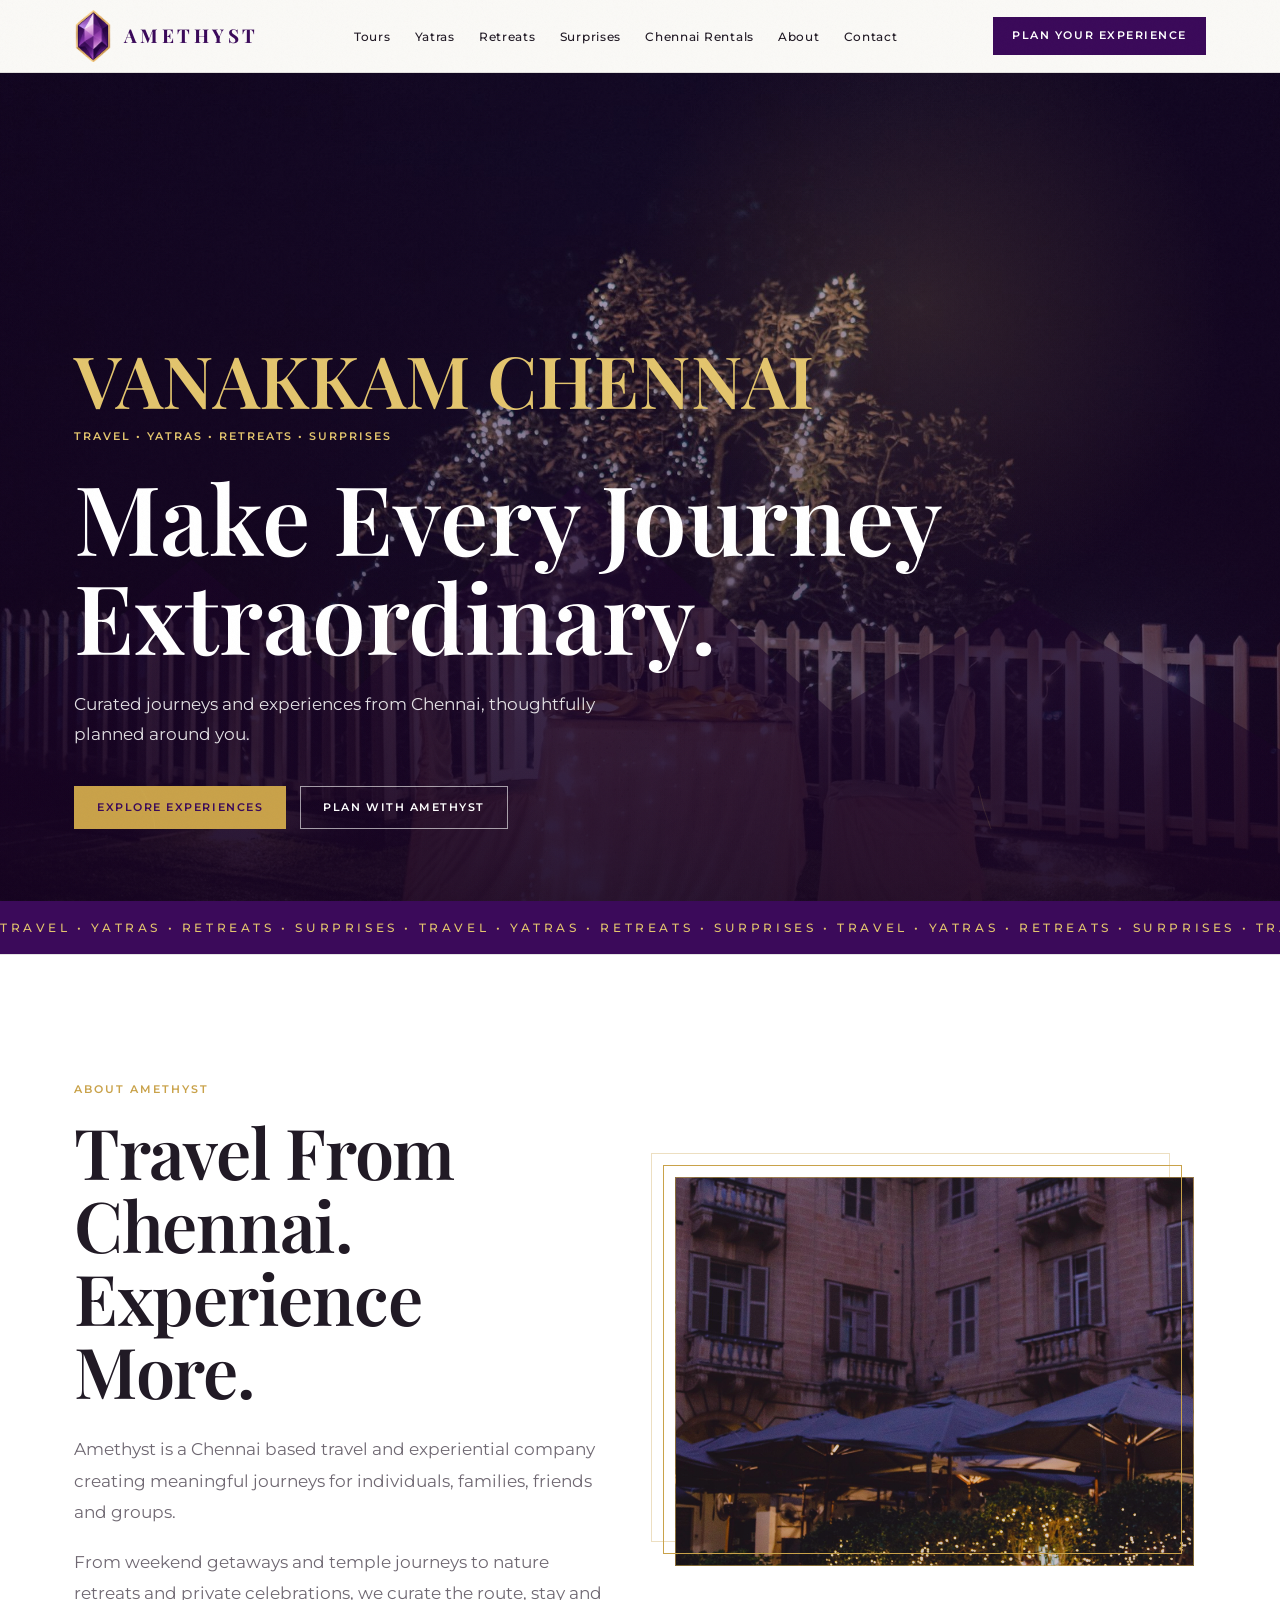
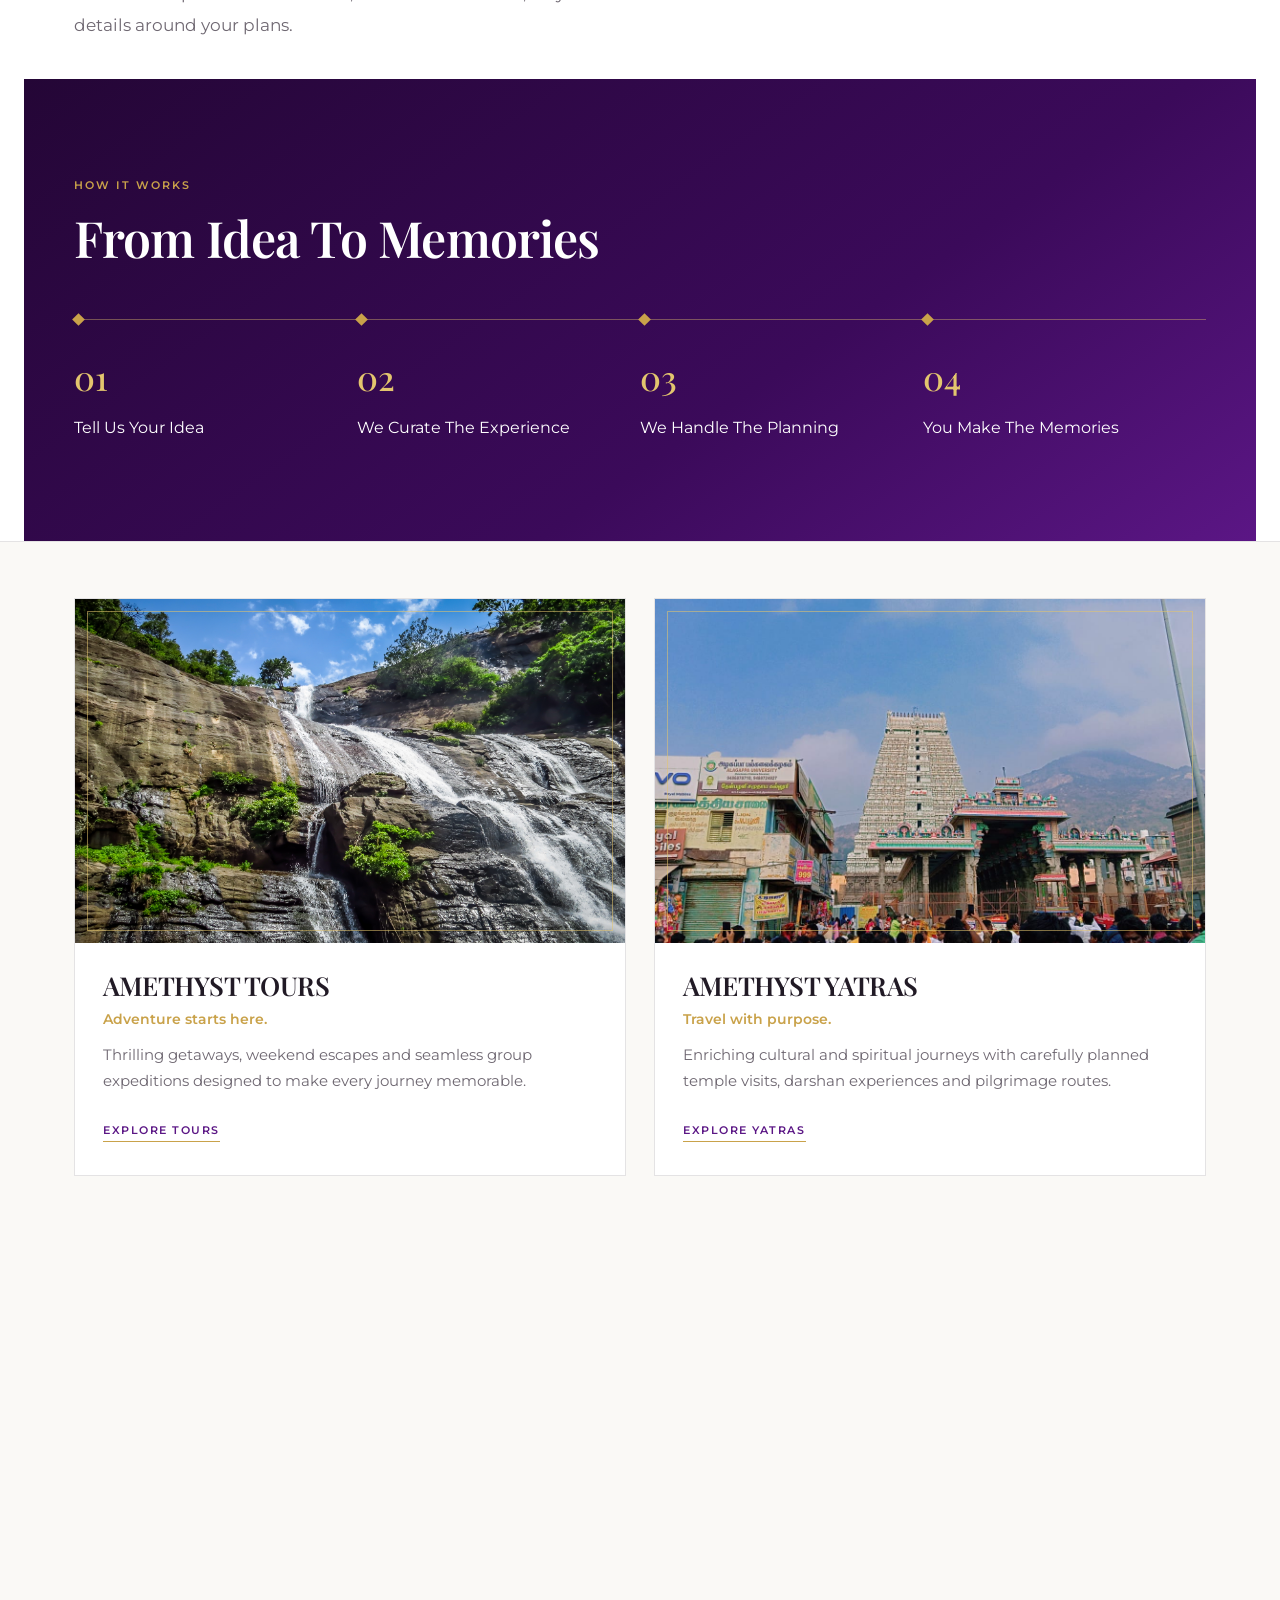
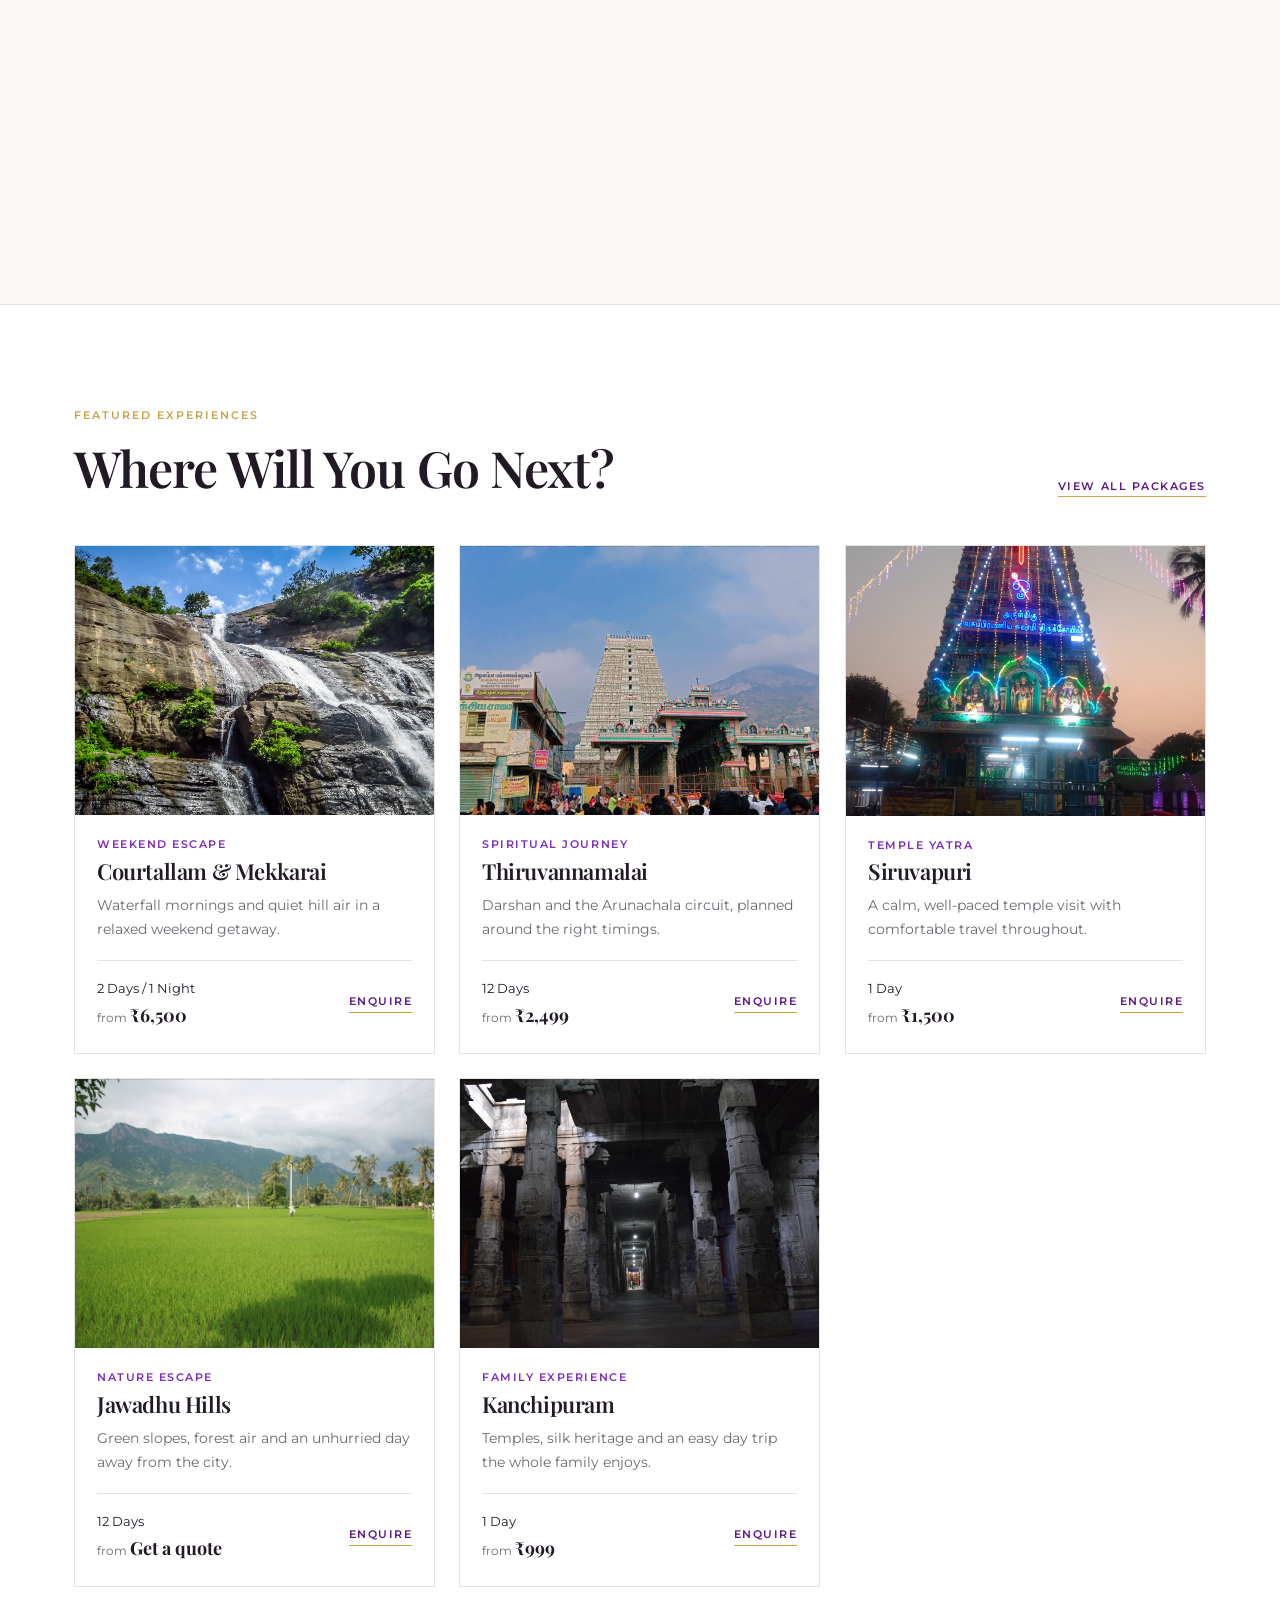
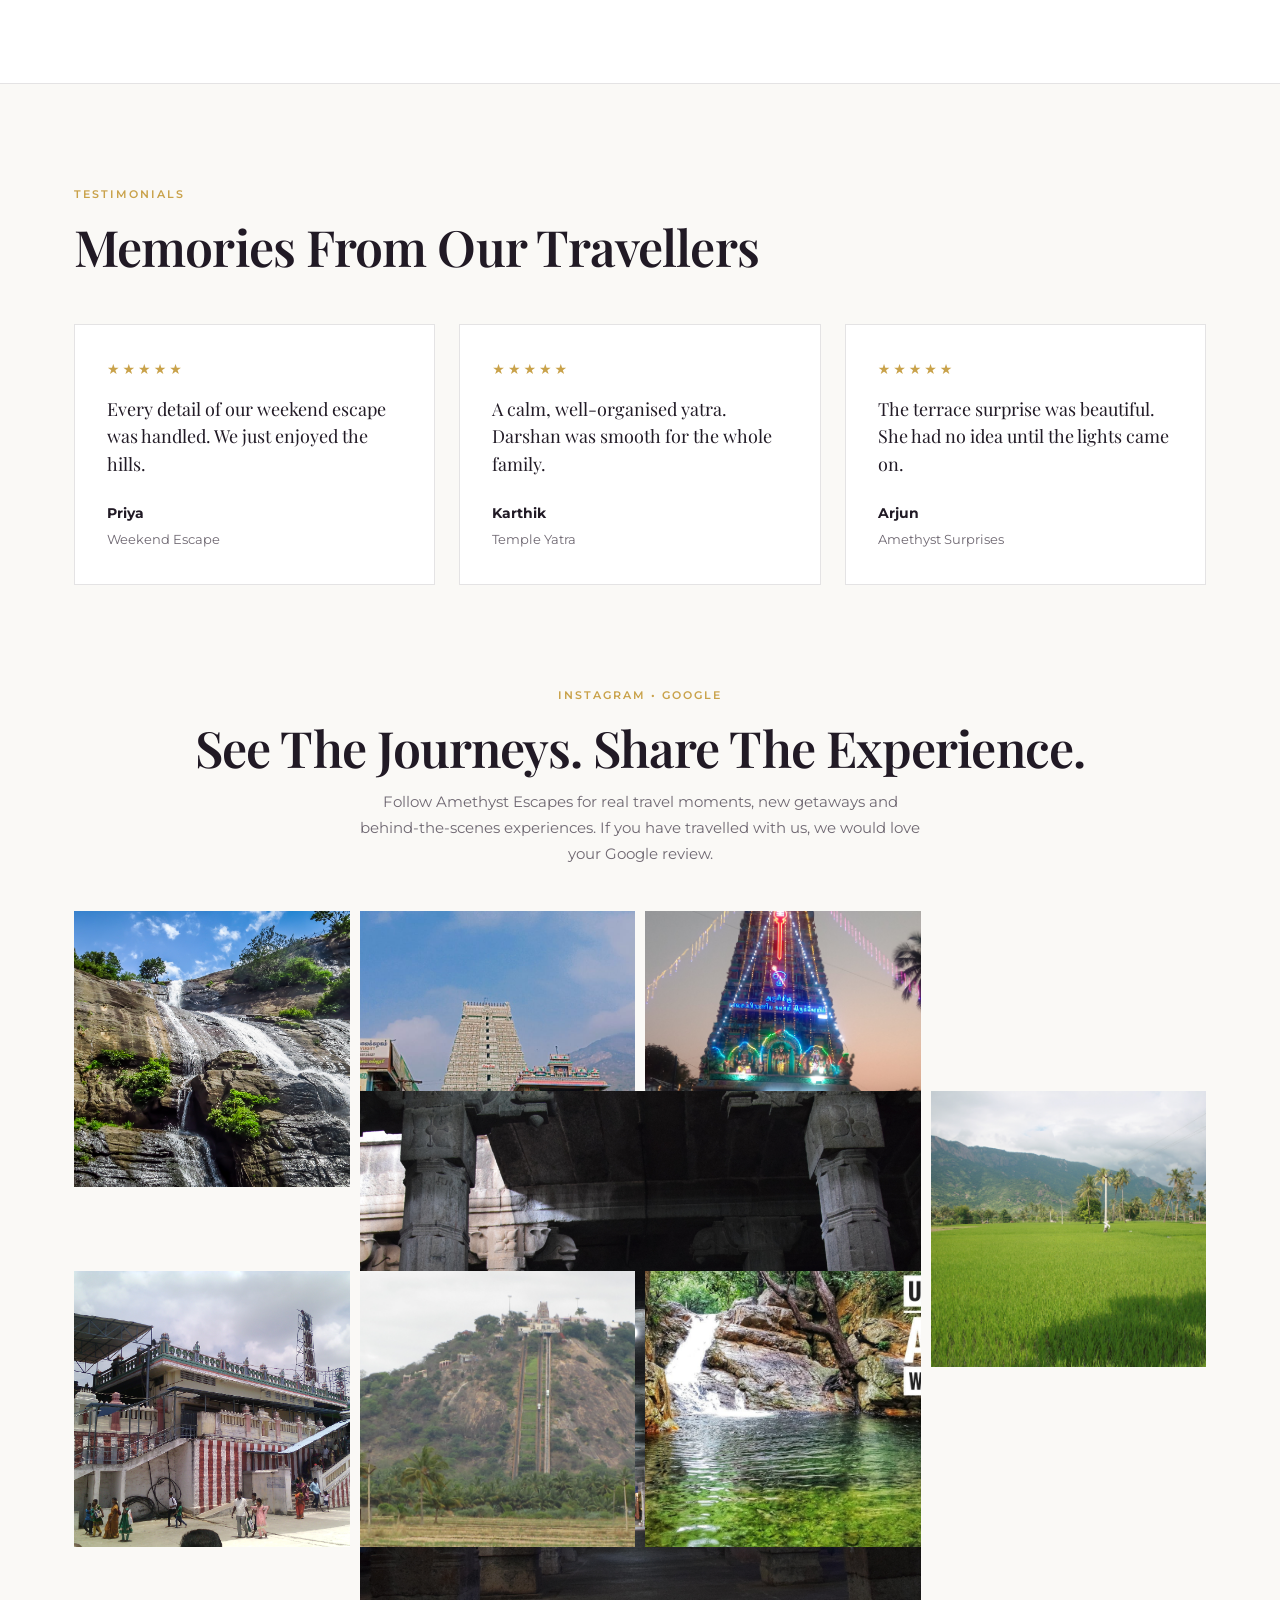
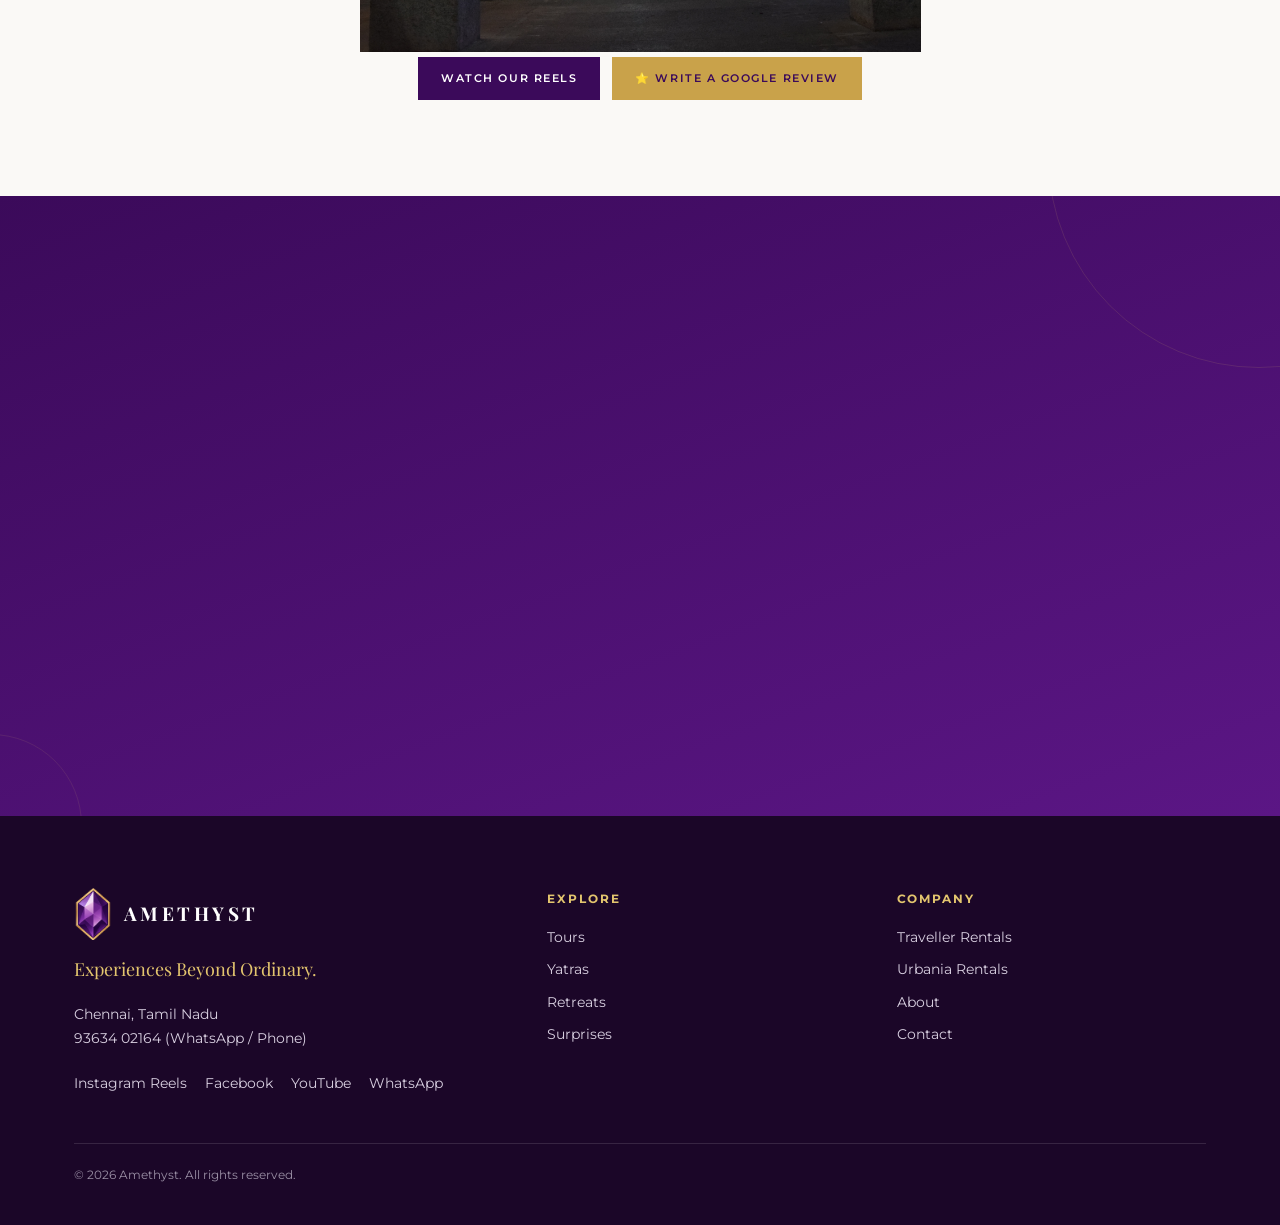
<file: index.html>
<!DOCTYPE html>
<html lang="en">
<head>
<meta charset="utf-8">
<meta name="viewport" content="width=device-width, initial-scale=1, viewport-fit=cover">
<title>Travel Agency in Chennai | Tour Packages, Yatras, Retreats & Rentals | Amethyst</title>
<meta name="description" content="Amethyst is a Chennai travel agency creating curated tour packages, weekend getaways, temple yatras, nature retreats, private celebrations and Force Traveller & Urbania rentals from Chennai.">
<meta name="keywords" content="travel agency in Chennai, tour packages from Chennai, weekend getaways from Chennai, Chennai travel company, temple tours from Chennai, spiritual tours from Chennai, nature retreats from Chennai, Chennai group tours, Force Traveller rental Chennai, Tempo Traveller rental Chennai, Urbania rental Chennai, outstation cabs Chennai">
<link rel="icon" type="image/png" href="favicon.png">
<link rel="apple-touch-icon" href="apple-touch-icon.png">
<link rel="canonical" href="https://aravind751995-dev.github.io/amethyst/">
<meta name="robots" content="index, follow, max-image-preview:large">
<meta name="theme-color" content="#3B0A5A">
<meta property="og:type" content="website">
<meta property="og:url" content="https://aravind751995-dev.github.io/amethyst/">
<meta property="og:title" content="Travel Agency in Chennai | Tour Packages, Yatras, Retreats & Rentals | Amethyst">
<meta property="og:description" content="Amethyst is a Chennai travel agency creating curated tour packages, weekend getaways, temple yatras, nature retreats, private celebrations and Force Traveller & Urbania rentals from Chennai.">
<meta property="og:image" content="assets/images/hero-travel.jpg">
<meta name="twitter:card" content="summary_large_image">
<meta name="twitter:title" content="Amethyst | Travel Agency in Chennai">
<meta name="twitter:description" content="Curated tours, yatras, retreats, surprises and premium group rentals from Chennai.">
<meta name="twitter:image" content="assets/images/hero-travel.jpg">
<script type="application/ld+json">
{"@context":"https://schema.org","@type":"TravelAgency","name":"Amethyst","url":"https://aravind751995-dev.github.io/amethyst/","telephone":"+91-9363402164","description":"Chennai travel agency offering curated tours, spiritual yatras, nature retreats, celebrations and group vehicle rentals.","areaServed":["Chennai","Tamil Nadu","India"],"serviceType":["Tour packages from Chennai","Weekend getaways from Chennai","Spiritual and temple tours","Pilgrimage tours","Nature retreats","Force Traveller rental in Chennai","Urbania rental in Chennai"],"sameAs":["https://www.instagram.com/amethyst_escapes/reels/","https://share.google/rzrZV1XfzGLne0m9T"]}
</script>
<link rel="preconnect" href="https://fonts.googleapis.com">
<link rel="preconnect" href="https://fonts.gstatic.com" crossorigin>
<link href="https://fonts.googleapis.com/css2?family=Montserrat:wght@400;500;600&family=Playfair+Display:wght@500;600;700&display=swap" rel="stylesheet">
<style>
:root{--deep:#3B0A5A;--royal:#5B1685;--violet:#7B2CBF;--gold:#C9A24A;--soft:#E3C56E;--bg:#FAF9F6;--card:#fff;--ink:#211A25;--mute:#6F6872;--line:rgba(33,26,37,.12);
box-sizing:border-box;padding-top:env(safe-area-inset-top,0px);padding-bottom:env(safe-area-inset-bottom,0px)}
:root:not([data-theme="light"]){}
@media (prefers-color-scheme:dark){:root:not([data-theme="light"]){--bg:#17101c;--card:#201729;--ink:#f1ecf4;--mute:#b0a6b6;--line:rgba(255,255,255,.14)}}
:root[data-theme="dark"]{--bg:#17101c;--card:#201729;--ink:#f1ecf4;--mute:#b0a6b6;--line:rgba(255,255,255,.14)}
html{scroll-behavior:smooth;scroll-padding-top:calc(72px + env(safe-area-inset-top,0px))}
*{box-sizing:border-box}
body{margin:0;background:var(--bg);color:var(--ink);font:400 16px/1.7 Montserrat,system-ui,sans-serif}
h1,h2,h3{font-family:'Playfair Display',Georgia,serif;font-weight:600;line-height:1.15;margin:0}
h2{font-size:clamp(30px,5vw,50px)}
p{margin:0}
a{color:inherit;text-decoration:none}
:focus-visible{outline:2px solid var(--gold);outline-offset:3px}
.wrap{max-width:1180px;margin:0 auto;padding:0 24px}
section{padding:96px 0}
.eyebrow{font-size:12px;letter-spacing:.2em;color:var(--gold);font-weight:600}
.lead{color:var(--mute);max-width:560px;margin-top:16px}
.btn{display:inline-block;padding:15px 28px;font-size:12px;letter-spacing:.14em;font-weight:600;border:1px solid var(--gold);background:var(--gold);color:var(--deep);transition:.25s;cursor:pointer;font-family:inherit}
.btn:hover{background:var(--soft)}
.btn.ghost{background:transparent;color:#fff;border-color:rgba(255,255,255,.6)}
.btn.ghost:hover{background:rgba(255,255,255,.12)}
.btn.dark{background:var(--deep);color:#fff;border-color:var(--deep)}
.btn.dark:hover{background:var(--royal)}
.link{font-size:12px;letter-spacing:.14em;font-weight:600;color:var(--royal);border-bottom:1px solid var(--gold);padding-bottom:3px}
@media (prefers-color-scheme:dark){:root:not([data-theme="light"]) .link{color:var(--soft)}}
/* header */
header{position:sticky;top:env(safe-area-inset-top,0px);z-index:50;background:rgba(250,249,246,.94);backdrop-filter:blur(10px);border-bottom:1px solid var(--line)}
@media (prefers-color-scheme:dark){:root:not([data-theme="light"]) header{background:rgba(23,16,28,.94)}}
:root[data-theme="dark"] header{background:rgba(23,16,28,.94)}
.nav{display:flex;align-items:center;justify-content:space-between;height:72px;gap:16px}
.logo{display:flex;align-items:center;gap:12px;font-family:'Playfair Display',serif;font-weight:700;letter-spacing:.18em;font-size:19px;color:var(--deep)}
.logo img.gem{width:38px;height:auto;display:block;flex:none}
@media (prefers-color-scheme:dark){:root:not([data-theme="light"]) .logo{color:var(--ink)}}
:root[data-theme="dark"] .logo{color:var(--ink)}
.menu{display:flex;gap:24px;font-size:12px;font-weight:500;letter-spacing:.06em}
.menu a:hover{color:var(--violet)}
.burger{display:none;background:none;border:0;color:var(--ink);font-size:26px;cursor:pointer;padding:6px}
.nav .btn{padding:11px 18px}
@media(max-width:1020px){.menu{display:none;position:absolute;top:72px;left:0;right:0;flex-direction:column;background:var(--bg);padding:20px 24px;gap:16px;border-bottom:1px solid var(--line)}.menu.open{display:flex}.burger{display:block}.nav .btn{display:none}}
/* image slots: paint scenes in CSS; swap in photos via data-img */
.ph{position:relative;overflow:hidden;background:var(--deep)}
.ph .scene{position:absolute;inset:0;background-size:cover;background-position:center;transition:transform 1.2s ease}
.ph:hover .scene{transform:scale(1.05)}
.s-tour .scene{background:linear-gradient(180deg,#6d3a8f 0%,#c58a9c 55%,#e9c987 70%),#3B0A5A}
.s-yatra .scene{background:linear-gradient(180deg,#2a0b40 0%,#8c3f6a 50%,#e3a658 78%)}
.s-retreat .scene{background:linear-gradient(180deg,#1f4a46 0%,#3f7a62 55%,#9db98a 100%)}
.s-surprise .scene{background:linear-gradient(180deg,#240636 0%,#4b1170 60%,#7a3b8e 100%)}
.s-van .scene{background:linear-gradient(180deg,#3B0A5A 0%,#5B1685 70%,#7B2CBF)}
.ph svg.sil{position:absolute;left:0;bottom:0;width:100%;height:55%;opacity:.55}
.ph .tag{position:absolute;left:14px;bottom:12px;font-size:10px;letter-spacing:.14em;color:rgba(255,255,255,.7)}
/* hero */
.hero{position:relative;min-height:calc(100svh - 72px);display:flex;align-items:flex-end;color:#fff;padding:0}

.hero .scene{background:linear-gradient(180deg,rgba(59,10,90,.18),rgba(24,4,36,.72))}
.hero .ph{position:absolute;inset:0;width:100%;height:100%;z-index:0}.hero #heroVid{position:absolute;inset:0;width:100%;height:100%;display:block;border:0;object-fit:cover;z-index:0;pointer-events:none}.hero .scene{opacity:0!important}.hero .sil{z-index:1;pointer-events:none}.hero .ph:after{content:"";position:absolute;inset:0;background:linear-gradient(180deg,rgba(59,10,90,.28),rgba(24,4,36,.82));z-index:1;pointer-events:none}.hero .in{position:relative;z-index:2;padding:120px 24px 72px;max-width:1180px;margin:0 auto;width:100%}
.hero h1{font-family:'Playfair Display',serif;font-size:clamp(42px,8vw,96px);line-height:1.02;font-weight:600;max-width:900px;text-wrap:balance}
.hero p.sub{max-width:560px;margin:24px 0 36px;color:rgba(255,255,255,.88);font-size:17px}
.hero .eyebrow{color:var(--soft);margin-bottom:22px;display:block}
.cta{display:flex;gap:14px;flex-wrap:wrap}
.fade{animation:rise 1.1s ease both}
@keyframes rise{from{opacity:0;transform:translateY(18px)}to{opacity:1;transform:none}}
/* intro */
.intro{text-align:center}
.intro h2{max-width:720px;margin:14px auto 28px}
.intro p.lead{margin:0 auto;font-size:18px;max-width:700px}
/* verticals */
.vgrid{display:grid;grid-template-columns:repeat(2,1fr);gap:28px;margin-top:56px}
.v{background:var(--card);border:1px solid var(--line)}
.v .ph{aspect-ratio:16/10}
.v .body{padding:28px 28px 32px}
.v h3{font-size:26px;margin-bottom:6px}
.v .tl{color:var(--gold);font-weight:600;font-size:14px;margin-bottom:10px}
.v p.d{color:var(--mute);font-size:15px;margin-bottom:22px}
@media(max-width:760px){.vgrid{grid-template-columns:1fr}}
/* experiences */
.head{display:flex;justify-content:space-between;align-items:flex-end;gap:24px;flex-wrap:wrap}
.egrid{display:grid;grid-template-columns:repeat(auto-fill,minmax(280px,1fr));gap:24px;margin-top:48px}
.e{background:var(--card);border:1px solid var(--line);transition:.3s}
.e:hover{transform:translateY(-4px);box-shadow:0 18px 40px rgba(59,10,90,.14)}
.e .ph{aspect-ratio:4/3}
.e .body{padding:22px}
.e .cat{font-size:11px;letter-spacing:.14em;color:var(--violet);font-weight:600}
.e h3{font-size:22px;margin:6px 0 8px}
.e p{font-size:14px;color:var(--mute)}
.e .meta{display:flex;justify-content:space-between;align-items:center;margin-top:18px;padding-top:16px;border-top:1px solid var(--line);font-size:13px}
.e .meta b{font-family:'Playfair Display',serif;font-size:18px}
.note{font-size:12px;color:var(--mute);margin-top:20px}
/* rentals */
.rent{background:var(--card);border-block:1px solid var(--line)}
.uses{display:flex;flex-wrap:wrap;gap:10px;margin:28px 0 8px}
.uses span{border:1px solid var(--line);padding:7px 16px;font-size:13px;color:var(--mute)}
.rgrid{display:grid;grid-template-columns:repeat(3,1fr);gap:24px;margin-top:44px}
.r{border:1px solid var(--line);background:var(--bg)}
.r .ph{aspect-ratio:16/9;background:linear-gradient(145deg,#f8f5fa 0%,#fff 48%,#f0eaf3 100%);border-bottom:1px solid var(--line)}
.r .ph .scene{inset:-3%;background-repeat:no-repeat!important;background-size:116% auto!important;background-position:center 54%!important;transition:transform .7s ease,background-size .7s ease}
.r:hover .ph .scene{transform:scale(1.025);background-size:120% auto!important}
.r:first-child .ph .scene{background-position:center 55%!important}
.r:nth-child(2) .ph .scene{background-position:center 53%!important}
.r .ph:before{content:"";position:absolute;inset:0;background:linear-gradient(180deg,rgba(255,255,255,.08),rgba(59,10,90,.035));z-index:1;pointer-events:none}
.r .ph:after{content:"";position:absolute;left:22px;right:22px;bottom:16px;height:1px;background:linear-gradient(90deg,transparent,rgba(59,10,90,.12),transparent);pointer-events:none}
.r .body{padding:24px}
.r h3{font-size:22px;letter-spacing:.06em}
.r .sm{font-size:14px;color:var(--mute);margin:6px 0 14px}
.r ul{list-style:none;margin:0;padding:0;font-size:14px}
.r li{padding:7px 0;border-top:1px solid var(--line);display:flex;gap:10px}
.r li:before{content:"";width:6px;height:6px;margin-top:9px;background:var(--gold);transform:rotate(45deg);flex:none}
.rfoot{display:flex;align-items:center;gap:24px;flex-wrap:wrap;margin-top:36px}
@media(max-width:900px){.rgrid{grid-template-columns:1fr}}
.about-section{background:var(--card);border-block:1px solid var(--line);padding:110px 0 0;overflow:hidden}
.about-intro{display:grid;grid-template-columns:1fr 1fr;gap:70px;align-items:center}
.about-copy{padding:10px 0 20px}
.about-copy h2{font-size:clamp(42px,6vw,70px);margin:14px 0 28px;line-height:1.04}
.about-copy p{max-width:570px;color:var(--mute);font-size:17px;line-height:1.85;margin-bottom:18px}
.about-image{position:relative;aspect-ratio:4/3;margin:0 12px 0 0}
.about-image:before,.about-image:after{content:"";position:absolute;inset:-12px 12px 12px -12px;border:1px solid var(--gold);pointer-events:none;z-index:2}
.about-image:after{inset:-24px 24px 24px -24px;border-color:rgba(201,162,74,.34);z-index:0}
.about-image-inner{position:absolute;inset:0;background:linear-gradient(180deg,rgba(59,10,90,.08),rgba(33,6,50,.16)),url('assets/images/nature.jpg') center/cover;border:1px solid rgba(201,162,74,.6);z-index:1}
.about-values{margin-top:96px;margin-bottom:0;padding-bottom:92px}
.about-values>div{text-align:center;padding:0 18px;position:relative}
.about-values>div:not(:last-child):after{content:"";position:absolute;right:-16px;top:8px;height:92px;width:1px;background:linear-gradient(180deg,transparent,rgba(201,162,74,.45),transparent)}
.about-process{margin-inline:calc((1180px - 100vw)/2);padding:92px max(24px,calc((100vw - 1180px)/2)) 100px;background:linear-gradient(145deg,#240636,var(--deep) 62%,var(--royal));color:#fff}
.about-process h2{margin-top:12px}
.about-process .steps{margin-top:52px;border-top-color:rgba(227,197,110,.4)}
.about-process .step{padding-top:28px}
@media(max-width:900px){.about-intro{grid-template-columns:1fr;gap:42px}.about-image{max-width:720px;width:100%;margin:0 auto}.about-values{margin-top:70px;padding-bottom:72px}.about-values>div:not(:last-child):after{display:none}.about-process{margin-inline:calc((100vw - 100vw)/2);padding-left:24px;padding-right:24px}}
@media(max-width:760px){.about-section{padding-top:82px}.about-copy h2{font-size:clamp(40px,12vw,58px)}.about-copy p{font-size:15px}.about-image{margin:0 10px}.about-process{padding-top:72px;padding-bottom:76px}}
/* why */
.why{display:grid;grid-template-columns:repeat(4,1fr);gap:32px;margin-top:56px}
.why svg{width:44px;height:44px;stroke:var(--violet);fill:none;stroke-width:1.4;margin-bottom:16px}
.why .g{stroke:var(--gold)}
.why h3{font-size:20px;letter-spacing:.12em;margin-bottom:8px}
.why p{font-size:14px;color:var(--mute)}
@media(max-width:900px){.why{grid-template-columns:1fr 1fr}}
@media(max-width:520px){.why{grid-template-columns:1fr}}
/* process */
.proc{background:var(--deep);color:#fff}
.steps{display:grid;grid-template-columns:repeat(4,1fr);margin-top:56px;border-top:1px solid rgba(227,197,110,.4)}
.step{padding:28px 24px 0 0;position:relative}
.step:before{content:"";position:absolute;top:-5px;left:0;width:9px;height:9px;background:var(--gold);transform:rotate(45deg)}
.step b{font-family:'Playfair Display',serif;font-size:34px;color:var(--soft);font-weight:500}
.step p{margin-top:6px;font-size:16px}
@media(max-width:760px){.steps{grid-template-columns:1fr;border-top:0;border-left:1px solid rgba(227,197,110,.4)}.step{padding:0 0 28px 28px}.step:before{top:8px;left:-5px}}
/* surprises */
.sur{background:linear-gradient(135deg,#240636,var(--deep) 60%,var(--royal));color:#fff;position:relative;overflow:hidden}
.sur .grid{display:grid;grid-template-columns:1.1fr .9fr;gap:56px;align-items:center}
.sur h2{margin:16px 0 22px;font-size:clamp(32px,5vw,54px)}
.sur p{color:rgba(255,255,255,.82);max-width:480px;margin-bottom:32px}
.sur .ph{aspect-ratio:4/5;border:1px solid var(--gold);outline:1px solid rgba(201,162,74,.4);outline-offset:10px}
@media(max-width:860px){.sur .grid{grid-template-columns:1fr}.sur .ph{aspect-ratio:4/3;margin:0 10px}}
/* testimonials */
.tgrid{display:grid;grid-template-columns:repeat(3,1fr);gap:24px;margin-top:48px}
.t{background:var(--card);border:1px solid var(--line);padding:32px}
.stars{color:var(--gold);letter-spacing:3px;font-size:14px}
.t p{margin:14px 0 22px;font-family:'Playfair Display',serif;font-size:18px;line-height:1.55}
.t small{color:var(--mute);font-size:13px}
.t b{display:block;font-size:14px}
@media(max-width:900px){.tgrid{grid-template-columns:1fr}}
/* grid */
.ig{display:grid;grid-template-columns:repeat(4,1fr);grid-auto-rows:170px;gap:10px;margin:44px 0 36px}
.ig .ph:nth-child(1),.ig .ph:nth-child(6){grid-row:span 2}
.ig .ph:nth-child(4){grid-column:span 2}
@media(max-width:700px){.ig{grid-template-columns:1fr 1fr;grid-auto-rows:140px}.ig .ph:nth-child(4){grid-column:span 2}}
/* final */
.final{background:linear-gradient(160deg,var(--deep),var(--royal));color:#fff;text-align:center;padding:120px 0}
.final h2{font-size:clamp(34px,6vw,64px);max-width:760px;margin:0 auto 22px}
.final p{max-width:560px;margin:0 auto 36px;color:rgba(255,255,255,.85)}
.final .cta{justify-content:center}
/* footer */
footer{background:#1b0628;color:#d8cfe0;padding:72px 0 40px;font-size:14px}
.fgrid{display:grid;grid-template-columns:1.4fr 1fr 1fr;gap:40px}
footer h4{font-size:12px;letter-spacing:.16em;color:var(--soft);margin:0 0 16px}
footer ul{list-style:none;margin:0;padding:0;display:grid;gap:8px}
footer a:hover{color:var(--soft)}
.soc{display:flex;gap:18px;margin-top:20px;flex-wrap:wrap}
.copy{margin-top:48px;padding-top:20px;border-top:1px solid rgba(255,255,255,.12);font-size:12px;color:#9a8fa5}
@media(max-width:760px){.fgrid{grid-template-columns:1fr 1fr}.fgrid>div:first-child{grid-column:span 2}}
body:after{content:"";position:fixed;inset:0;pointer-events:none;z-index:90;opacity:.05;background-image:url("data:image/svg+xml,%3Csvg xmlns='http://www.w3.org/2000/svg' width='160' height='160'%3E%3Cfilter id='n'%3E%3CfeTurbulence baseFrequency='.8'/%3E%3C/filter%3E%3Crect width='160' height='160' filter='url(%23n)'/%3E%3C/svg%3E")}
.ph video{position:absolute;inset:0;width:100%;height:100%;object-fit:cover}
.hero.hasmedia .scene{background:linear-gradient(180deg,rgba(33,6,50,.45) 0%,rgba(59,10,90,.25) 45%,rgba(24,4,36,.88) 100%)}
.v .ph:after,.sur .ph:after{content:"";position:absolute;inset:12px;border:1px solid rgba(227,197,110,.55);pointer-events:none}
.band{background:var(--deep);color:var(--soft);overflow:hidden;white-space:nowrap;padding:16px 0;font-size:12px;letter-spacing:.3em;font-weight:500}
.band .track{display:inline-block;animation:slide 40s linear infinite}
@keyframes slide{to{transform:translateX(-50%)}}
.film{background:#1b0628;color:#fff}
.frame{position:relative;margin-top:44px;aspect-ratio:16/9;border:1px solid var(--gold);outline:1px solid rgba(201,162,74,.4);outline-offset:10px;overflow:hidden;background:var(--deep)}
.frame .ph{position:absolute;inset:0}
.play{position:absolute;top:50%;left:50%;width:84px;height:84px;margin:-42px 0 0 -42px;border-radius:50%;border:1px solid var(--soft);background:rgba(59,10,90,.55);color:var(--soft);font-size:26px;cursor:pointer;backdrop-filter:blur(6px);transition:.3s}
.play:hover{background:var(--gold);color:var(--deep)}
.lb{position:fixed;inset:0;z-index:100;background:rgba(15,3,24,.94);display:flex;align-items:center;justify-content:center;cursor:zoom-out}
.lb img{max-width:92vw;max-height:88vh}
.ig .ph[data-full]{cursor:zoom-in}
.rv{opacity:0;transform:translateY(16px);transition:opacity .8s,transform .8s}
.rv.in{opacity:1;transform:none}
@media(prefers-reduced-motion:reduce){*{animation:none!important;transition:none!important}.rv{opacity:1;transform:none}html{scroll-behavior:auto}}
.media-credit{max-width:1180px;margin:28px auto 0;padding:18px 24px 0;border-top:1px solid rgba(255,255,255,.1);font-size:11px;line-height:1.7;color:#9a8fa5}.media-frame,.photo,.frame .ph{overflow:hidden}.photo{height:auto;aspect-ratio:16/10;background-size:cover;background-position:center}.ph .scene{background-size:cover;background-position:center}.frame{aspect-ratio:16/9}.ig .ph{aspect-ratio:1/1;min-height:0}.r .ph{aspect-ratio:16/9;height:auto}</style>
<style id="amethyst-luxury-motion">
/* AMETHYST LUXURY MOTION refined, cinematic, restrained */
html{scroll-behavior:smooth}
body{overflow-x:hidden}
body:before{content:"";position:fixed;top:0;left:0;width:100%;height:2px;transform:scaleX(var(--scroll,0));transform-origin:left;background:linear-gradient(90deg,var(--gold),var(--soft),var(--violet));z-index:9999;pointer-events:none}
body:after{opacity:.028!important}
header{transition:background .45s ease,box-shadow .45s ease,transform .45s ease}
header.scrolled{box-shadow:0 10px 35px rgba(33,26,37,.10)!important;background:rgba(250,249,246,.90)!important}
.logo img,.logo .gem{transition:transform .7s cubic-bezier(.2,.8,.2,1),filter .5s ease}
.logo:hover img,.logo:hover .gem{transform:rotate(-7deg) scale(1.08);filter:drop-shadow(0 0 10px rgba(201,162,74,.38))}
.btn,.outline,.link{transition:transform .45s cubic-bezier(.2,.8,.2,1),box-shadow .45s ease,background .45s ease,color .45s ease!important}
.btn:hover,.outline:hover{box-shadow:0 12px 32px rgba(201,162,74,.22)!important}
.hero,.hero-media,.hero .ph{isolation:isolate}
.hero-media video,.hero .ph video,#heroVid{transform:scale(1.035);transition:transform 3s cubic-bezier(.2,.65,.2,1),filter 1.2s ease}
.hero:hover .hero-media video,.hero:hover .ph video,.hero:hover #heroVid{transform:scale(1.065)}
.hero:before{content:"";position:absolute;inset:0;z-index:1;pointer-events:none;background:radial-gradient(circle at 72% 28%,rgba(227,197,110,.13),transparent 28%),linear-gradient(90deg,rgba(20,2,29,.28),transparent 45%,rgba(20,2,29,.18))}
.hero .wrap,.hero .in,.hero .hero-in{z-index:3}
.hero h1{animation:luxuryTitle 1.15s cubic-bezier(.2,.7,.2,1) both}
@keyframes luxuryTitle{from{opacity:0;transform:translateY(26px);letter-spacing:.015em}to{opacity:1;transform:none;letter-spacing:inherit}}
.eyebrow{position:relative}


.card,.v,.e,.r,.t,.setting{position:relative;overflow:hidden}
.card:before,.v:before,.e:before,.r:before,.t:before,.setting:before{content:"";position:absolute;inset:0;pointer-events:none;opacity:0;background:linear-gradient(115deg,transparent 28%,rgba(255,255,255,.55) 48%,transparent 68%);transform:translateX(-120%);z-index:5}
.card:hover:before,.v:hover:before,.e:hover:before,.r:hover:before,.t:hover:before,.setting:hover:before{opacity:1;animation:cardShine .9s ease}
@keyframes cardShine{to{transform:translateX(120%)}}
.card,.v,.e,.r,.t,.setting{transition:transform .6s cubic-bezier(.2,.75,.2,1),box-shadow .6s ease,border-color .4s ease!important}
.card:hover,.v:hover,.e:hover,.r:hover,.t:hover,.setting:hover{box-shadow:0 26px 65px rgba(59,10,90,.13)!important}
.photo,.ph{background-color:#2a073e}
.photo:before,.ph:before{pointer-events:none}
.tags span,.uses span{transition:background .35s ease,color .35s ease,transform .35s ease}
.tags span:hover,.uses span:hover{background:rgba(201,162,74,.14)!important;color:var(--deep)!important;transform:translateY(-2px)}
.price strong{transition:color .35s ease}
.card:hover .price strong,.e:hover .meta b{color:var(--royal)}
.cta,.secret,.final,.proc,.sur{position:relative;overflow:hidden}
.cta:after,.secret:after,.final:after,.proc:after,.sur:after{content:"";position:absolute;width:420px;height:420px;border:1px solid rgba(227,197,110,.12);border-radius:50%;right:-190px;top:-250px;pointer-events:none}
.cta:before,.secret:before,.final:before,.proc:before,.sur:before{content:"";position:absolute;width:180px;height:180px;border:1px solid rgba(227,197,110,.10);border-radius:50%;left:-100px;bottom:-100px;pointer-events:none}
.band .track{will-change:transform}
.reveal,.rv{will-change:transform,opacity}
@media(min-width:900px){
 .menu a,.links a{position:relative}
 .menu a:after,.links a:after{content:"";position:absolute;left:0;right:100%;bottom:-7px;height:1px;background:var(--gold);transition:right .35s ease}
 .menu a:hover:after,.links a:hover:after{right:0}
}
@media(prefers-reduced-motion:reduce){
 body:before{display:none}
 .hero-media video,.hero .ph video,#heroVid{transform:none!important}
 .card:before,.v:before,.e:before,.r:before,.t:before,.setting:before{display:none}
}
</style>
<script>
(()=>{const root=document.documentElement,header=document.querySelector('header');
const update=()=>{const h=document.documentElement.scrollHeight-innerHeight;root.style.setProperty('--scroll',h>0?(scrollY/h):0);if(header)header.classList.toggle('scrolled',scrollY>24)};
addEventListener('scroll',update,{passive:true});addEventListener('load',update);
const els=document.querySelectorAll('.card,.v,.e,.r,.t,.setting,.why>div,.step,.section,.intro,.topline,.head,.final,.cta,.secret');
els.forEach((el,i)=>{if(!el.classList.contains('reveal')&&!el.classList.contains('rv')){el.classList.add('lux-reveal');el.style.transitionDelay=Math.min((i%7)*65,390)+'ms'}});
const style=document.createElement('style');style.textContent='.lux-reveal{opacity:0;transform:translateY(26px) scale(.992);transition:opacity .85s ease,transform .9s cubic-bezier(.2,.75,.2,1)}.lux-reveal.lux-visible{opacity:1;transform:none}@media(prefers-reduced-motion:reduce){.lux-reveal{opacity:1;transform:none}}';document.head.appendChild(style);
const io=new IntersectionObserver(es=>es.forEach(e=>{if(e.isIntersecting){e.target.classList.add('lux-visible');io.unobserve(e.target)}}),{threshold:.08});
els.forEach(e=>io.observe(e));
})();
</script>
<style id="amethyst-type-alignment-final">
/* Final typography and alignment pass */
html{font-size:16px}body{font-size:15px;line-height:1.75;-webkit-font-smoothing:antialiased;text-rendering:optimizeLegibility}h1,h2,h3{letter-spacing:-.018em}p{max-width:68ch}.wrap{width:100%}.eyebrow{font-size:11px;line-height:1.4;letter-spacing:.18em}.btn,.link,.outline{font-size:11px;line-height:1.2}.btn{padding:14px 22px}.link{display:inline-block}.hero h1{line-height:1.04}.hero p,.hero p.sub{line-height:1.75}.head,.topline{align-items:flex-end}.topline h2,.section-head h2,.intro h2{margin-bottom:0}.topline h2:after,.intro h2:after,.section-head h2:after{display:none!important}.card h3,.v h3,.e h3,.r h3,.setting h3{line-height:1.18}.desc,.card .desc{line-height:1.7}.cat{line-height:1.4}.tags span,.uses span{line-height:1.4}.cta p,.final p{line-height:1.75}.fgrid{align-items:start}@media(max-width:760px){body{font-size:14px;line-height:1.7}.wrap{padding-left:20px;padding-right:20px}section,main{padding-top:72px;padding-bottom:72px}.hero{min-height:560px!important}.hero h1{font-size:clamp(42px,12vw,64px)!important;line-height:1.04}.hero p,.hero p.sub{font-size:15px!important;line-height:1.7}.hero .wrap,.hero .in,.hero .hero-in{padding-left:20px!important;padding-right:20px!important}.head,.topline{align-items:flex-start}.v .body,.e .body,.r .body,.card .body{padding:22px!important}.v h3,.e h3,.r h3,.card h3{font-size:22px}.final h2,.cta h2{line-height:1.1}.menu{font-size:12px}.logo{font-size:18px}}
@media(min-width:761px){.hero .wrap,.hero .in,.hero .hero-in{max-width:1180px;margin-left:auto;margin-right:auto}.hero h1{max-width:900px}.hero p{max-width:680px}}
</style>
</head>
<body>
<svg width="0" height="0" style="position:absolute"><defs>
<symbol id="gem" viewBox="0 0 32 32"><path d="M16 2l11 8-3 18H8L5 10z" fill="#7B2CBF"/><path d="M16 2l11 8H5z" fill="#C9A24A"/><path d="M16 2l-4 8 4 18 4-18z" fill="#5B1685"/></symbol>
<symbol id="mtn" viewBox="0 0 400 120" preserveAspectRatio="none"><path d="M0 120V70l60-40 50 35 70-55 80 60 60-30 80 40v40z" fill="#1b0628"/></symbol>
</defs></svg>

<header><div class="wrap nav">
<a class="logo" href="#top" aria-label="Amethyst home"><img class="gem" src="logo-gem.png" width="38" height="52" alt="">AMETHYST</a>
<nav class="menu" id="menu" aria-label="Main">
<a href="tours/">Tours</a><a href="yatras/">Yatras</a><a href="retreats/">Retreats</a><a href="surprises/">Surprises</a><a href="rentals/">Chennai Rentals</a><a href="#about">About</a><a href="plan/">Contact</a>
</nav>
<a class="btn dark" href="plan/">PLAN YOUR EXPERIENCE</a>
<button class="burger" id="burger" aria-label="Open menu" aria-expanded="false">&#9776;</button>
</div></header>

<main id="top">
<section class="hero" style="padding:0">
<div class="ph s-tour"><video id="heroVid" src="assets/videos/home-hero.mp4" poster="assets/images/chennai.jpg" muted autoplay loop playsinline preload="auto" aria-hidden="true"></video><div class="scene" id="heroScene"></div><svg class="sil"><use href="#mtn"/></svg></div>
<div class="in">
<div class="fade" style="font-family:'Playfair Display',Georgia,serif;font-size:clamp(34px,6vw,72px);line-height:1.05;color:var(--soft);font-weight:600;margin-bottom:12px">VANAKKAM CHENNAI</div><span class="eyebrow fade" style="margin-top:8px">TRAVEL • YATRAS • RETREATS • SURPRISES</span>
<h1 class="fade" style="animation-delay:.15s">Make Every Journey Extraordinary.</h1>
<p class="sub fade" style="animation-delay:.3s">Curated journeys and experiences from Chennai, thoughtfully planned around you.</p>
<div class="cta fade" style="animation-delay:.45s"><a class="btn" href="plan/">EXPLORE EXPERIENCES</a><a class="btn ghost" href="plan/">PLAN WITH AMETHYST</a></div>
</div>
</section>
<div class="band" aria-hidden="true"><div class="track" id="band"></div></div>

<section class="about-section" id="about">
<div class="wrap">
 <div class="about-intro">
  <div class="about-copy rv">
   <span class="eyebrow">ABOUT AMETHYST</span>
   <h2>Travel From Chennai.<br>Experience More.</h2>
   <p>Amethyst is a Chennai based travel and experiential company creating meaningful journeys for individuals, families, friends and groups.</p>
   <p>From weekend getaways and temple journeys to nature retreats and private celebrations, we curate the route, stay and details around your plans.</p>
  </div>
  <div class="about-image rv">
   <div class="about-image-inner"></div>
  </div>
 </div>

 <div class="about-process">
  <div class="rv">
   <span class="eyebrow">HOW IT WORKS</span>
   <h2>From Idea To Memories</h2>
  </div>
  <div class="steps rv">
   <div class="step"><b>01</b><p>Tell Us Your Idea</p></div>
   <div class="step"><b>02</b><p>We Curate The Experience</p></div>
   <div class="step"><b>03</b><p>We Handle The Planning</p></div>
   <div class="step"><b>04</b><p>You Make The Memories</p></div>
  </div>
 </div>
</div>
</section>

<section style="padding-top:0"><div class="wrap">
<div class="vgrid" id="verticals"></div>
</div></section>

<section id="experiences" style="background:var(--card);border-block:1px solid var(--line)"><div class="wrap">
<div class="head rv"><div><span class="eyebrow">FEATURED EXPERIENCES</span><h2 style="margin-top:12px">Where Will You Go Next?</h2></div><a class="link" href="tours/">VIEW ALL PACKAGES</a></div>
<div class="egrid" id="egrid"></div>

</div></section>







<section><div class="wrap">
<div class="rv"><span class="eyebrow">TESTIMONIALS</span><h2 style="margin-top:12px">Memories From Our Travellers</h2></div>
<div class="tgrid rv">
<div class="t"><div class="stars">★★★★★</div><p>Every detail of our weekend escape was handled. We just enjoyed the hills.</p><b>Priya</b><small>Weekend Escape</small></div>
<div class="t"><div class="stars">★★★★★</div><p>A calm, well-organised yatra. Darshan was smooth for the whole family.</p><b>Karthik</b><small>Temple Yatra</small></div>
<div class="t"><div class="stars">★★★★★</div><p>The terrace surprise was beautiful. She had no idea until the lights came on.</p><b>Arjun</b><small>Amethyst Surprises</small></div>
</div>

</div></section>

<section style="padding-top:0"><div class="wrap">
<div class="rv" style="text-align:center"><span class="eyebrow">INSTAGRAM • GOOGLE</span><h2 style="margin-top:12px">See The Journeys. Share The Experience.</h2><p class="lead" style="margin:12px auto 0">Follow Amethyst Escapes for real travel moments, new getaways and behind-the-scenes experiences. If you have travelled with us, we would love your Google review.</p></div>
<div class="ig" id="ig"></div>
<div style="text-align:center;display:flex;gap:12px;justify-content:center;flex-wrap:wrap"><a class="btn dark" href="https://www.instagram.com/amethyst_escapes/reels/" target="_blank" rel="noopener">WATCH OUR REELS</a><a class="btn" href="https://share.google/rzrZV1XfzGLne0m9T" target="_blank" rel="noopener">⭐ WRITE A GOOGLE REVIEW</a></div>
</div></section>

<section class="final" id="custom-plan"><div class="wrap rv">
<span class="eyebrow">CUSTOMIZED TOUR PLAN</span>
<h2>Tell Us What You Have In Mind.</h2>
<p>Planning a weekend escape from Chennai, temple journey, family trip, nature retreat or a private celebration in Chennai? Share your idea with Amethyst and we'll help you build the experience around your dates, group and preferences.</p>
<div class="cta">
<a class="btn" href="https://wa.me/919363402164?text=Hi%20Amethyst%2C%20I%27d%20like%20to%20plan%20a%20customized%20tour%20or%20experience." target="_blank" rel="noopener">PLAN MY EXPERIENCE</a>
<a class="btn ghost" href="tel:+919363402164">CALL AMETHYST</a>
</div>
</div></section>
</main>

<footer><div class="wrap">
<div class="fgrid">
<div><div class="logo" style="color:#fff"><img class="gem" src="logo-gem.png" width="38" height="52" alt="">AMETHYST</div><p style="margin-top:14px;font-family:'Playfair Display',serif;font-size:18px;color:var(--soft)">Experiences Beyond Ordinary.</p>
<p style="margin-top:16px">Chennai, Tamil Nadu<br><a href="tel:+919363402164">93634 02164</a> (WhatsApp / Phone)</p>
<div class="soc"><a href="https://www.instagram.com/amethyst_escapes/reels/" target="_blank" rel="noopener">Instagram Reels</a><a href="https://www.facebook.com/people/Amethyst-Tours/61586525126680/" target="_blank" rel="noopener">Facebook</a><a href="https://www.youtube.com/@Vlogs_by_Amethyst" target="_blank" rel="noopener">YouTube</a><a href="https://wa.me/919363402164" target="_blank" rel="noopener">WhatsApp</a></div></div>
<div><h4>EXPLORE</h4><ul><li><a href="tours/">Tours</a></li><li><a href="yatras/">Yatras</a></li><li><a href="retreats/">Retreats</a></li><li><a href="surprises/">Surprises</a></li></ul></div>
<div><h4>COMPANY</h4><ul><li><a href="#rentals">Traveller Rentals</a></li><li><a href="#rentals">Urbania Rentals</a></li><li><a href="#about">About</a></li><li><a href="plan/">Contact</a></li></ul></div>
</div>
<div class="copy">© 2026 Amethyst. All rights reserved.</div>
</div></footer>

<script>
/* ===== EASY UPDATES: edit these lists. Set img to a data: URI or leave "" for the placeholder scene. ===== */
const WA="https://wa.me/919363402164?text=";
const VERTICALS=[
{id:"tours",cls:"s-tour",name:"AMETHYST TOURS",tag:"Adventure starts here.",d:"Thrilling getaways, weekend escapes and seamless group expeditions designed to make every journey memorable.",cta:"EXPLORE TOURS"},
{id:"yatras",cls:"s-yatra",name:"AMETHYST YATRAS",tag:"Travel with purpose.",d:"Enriching cultural and spiritual journeys with carefully planned temple visits, darshan experiences and pilgrimage routes.",cta:"EXPLORE YATRAS"},
{id:"retreats",cls:"s-retreat",name:"AMETHYST RETREATS",tag:"Disconnect. Recharge. Return refreshed.",d:"Handpicked nature escapes, peaceful stays and rejuvenating experiences designed to help you slow down and reconnect.",cta:"EXPLORE RETREATS"},
{id:"surprises",cls:"s-surprise",name:"AMETHYST SURPRISES",tag:"Make their moment unforgettable.",d:"Custom-tailored surprises and celebrations, from terrace decor and romantic experiences to birthdays, anniversaries and milestone celebrations.",cta:"CREATE A SURPRISE"}];
const EXPERIENCES=[
{cat:"Weekend Escape",name:"Courtallam & Mekkarai",d:"Waterfall mornings and quiet hill air in a relaxed weekend getaway.",dur:"2 Days / 1 Night",price:"₹6,500",cls:"s-tour",img:"assets/images/courtallam.jpg"},
{cat:"Spiritual Journey",name:"Thiruvannamalai",d:"Darshan and the Arunachala circuit, planned around the right timings.",dur:"12 Days",price:"₹2,499",cls:"s-yatra",img:"assets/images/thiruvannamalai.jpg"},
{cat:"Temple Yatra",name:"Siruvapuri",d:"A calm, well-paced temple visit with comfortable travel throughout.",dur:"1 Day",price:"₹1,500",cls:"s-yatra",img:"assets/images/siruvapuri.jpg"},
{cat:"Nature Escape",name:"Jawadhu Hills",d:"Green slopes, forest air and an unhurried day away from the city.",dur:"12 Days",price:"Get a quote",cls:"s-retreat",img:"assets/images/jawadhu.jpg"},
{cat:"Family Experience",name:"Kanchipuram",d:"Temples, silk heritage and an easy day trip the whole family enjoys.",dur:"1 Day",price:"₹999",cls:"s-tour",img:"assets/images/kanchipuram.jpg"}];
const GRID=["s-yatra","s-tour","s-retreat","s-tour","s-surprise","s-retreat","s-yatra","s-tour"];
/* ===== MEDIA: paste photo/video paths (self-hosted: "images/hero.jpg", "videos/hero.mp4") or data: URIs ===== */
const MEDIA={

heroPoster:"assets/images/hero-travel.jpg",
film:"https://www.youtube.com/embed/1UXOBLMufyw?rel=0",
filmPoster:"assets/images/siruvapuri.jpg",
verticals:[
"assets/images/courtallam.jpg",
"assets/images/thiruvannamalai.jpg",
"assets/images/jawadhu.jpg",
"assets/images/surprise-1.jpg"
],
rentals:[
"assets/images/force-traveller.webp",
"assets/images/force-urbania.webp"
],
gallery:[
"assets/images/courtallam.jpg",
"assets/images/thiruvannamalai.jpg",
"assets/images/siruvapuri.jpg",
"assets/images/kanchipuram.jpg",
"assets/images/jawadhu.jpg",
"assets/images/thiruthani.jpg",
"assets/images/palani.jpg",
"assets/images/aare.jpg"
]
};
const bg=i=>i?`style="background-image:url('${i}')"`:"";
const sil=`<svg class="sil"><use href="#mtn"/></svg>`;
document.getElementById("verticals").innerHTML=VERTICALS.map((v,i)=>`<article class="v rv" id="${v.id}"><div class="ph ${v.cls}"><div class="scene" ${bg(MEDIA.verticals[i])}></div>${MEDIA.verticals[i]?"":sil}<span class="tag">${MEDIA.verticals[i]?"":""}</span></div><div class="body"><h3>${v.name}</h3><div class="tl">${v.tag}</div><p class="d">${v.d}</p><a class="link" href="${v.id}/">${v.cta}</a></div></article>`).join("");
document.getElementById("egrid").innerHTML=EXPERIENCES.map(e=>`<article class="e rv"><div class="ph ${e.cls}"><div class="scene" ${bg(e.img)}></div>${e.img?"":sil}</div><div class="body"><div class="cat">${e.cat.toUpperCase()}</div><h3>${e.name}</h3><p>${e.d}</p><div class="meta"><span>${e.dur}<br><span style="color:var(--mute);font-size:12px">from</span> <b>${e.price}</b></span><a class="link" href="${WA}${encodeURIComponent("Hi Amethyst, I'd like details on "+e.name)}" target="_blank" rel="noopener">ENQUIRE</a></div></div></article>`).join("");
document.getElementById("ig").innerHTML=GRID.map((c,i)=>{const g=MEDIA.gallery[i];return `<div class="ph ${c}" ${g?`data-full="${g}"`:""}><div class="scene" ${bg(g)}></div></div>`}).join("");
const T="TRAVEL • YATRAS • RETREATS • SURPRISES • ";document.getElementById("band").textContent=T.repeat(8);
document.getElementById("heroVid").hidden=false;document.querySelector(".hero").classList.add("hasmedia");
MEDIA.rentals.forEach((u,i)=>{const e=document.querySelectorAll(".r .scene")[i];if(e&&u){e.style.backgroundImage=`url('${u}')`;e.style.filter="none"}});

document.getElementById("ig").onclick=e=>{const t=e.target.closest("[data-full]");if(!t)return;const d=document.createElement("div");d.className="lb";d.innerHTML=`<img alt="" src="${t.dataset.full}">`;d.onclick=()=>d.remove();document.body.append(d)};
const b=document.getElementById("burger"),m=document.getElementById("menu");
b.onclick=()=>{const o=m.classList.toggle("open");b.setAttribute("aria-expanded",o)};
m.onclick=e=>{if(e.target.tagName==="A"){m.classList.remove("open");b.setAttribute("aria-expanded",false)}};
const io=new IntersectionObserver(es=>es.forEach(x=>{if(x.isIntersecting){x.target.classList.add("in");io.unobserve(x.target)}}),{threshold:.12});
document.querySelectorAll(".rv").forEach(el=>io.observe(el));
</script>
</body>
</html>
</file>
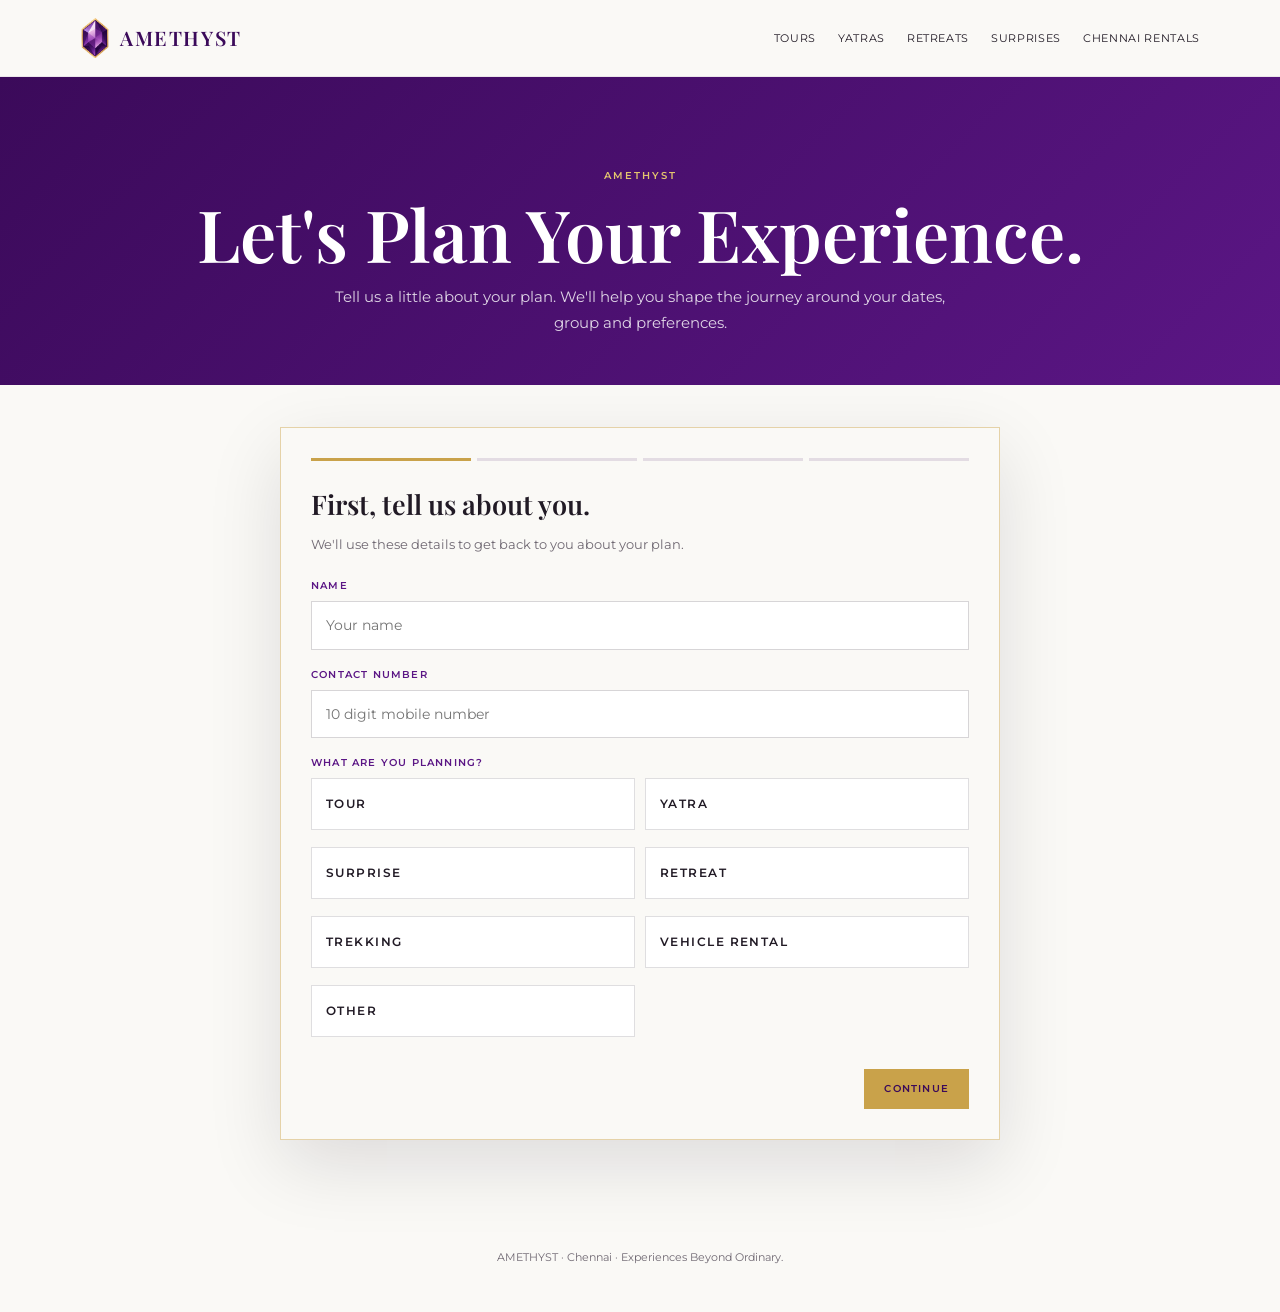
<file: plan/index.html>
<!doctype html>
<html lang="en">
<head>
<meta charset="utf-8">
<meta name="viewport" content="width=device-width,initial-scale=1">
<title>Plan Your Experience in Chennai | Amethyst</title>
<meta name="description" content="Plan a custom tour, yatra, retreat, trekking trip, surprise or group vehicle rental from Chennai with Amethyst. Share your destination, dates, group size and pickup location.">
<link rel="canonical" href="https://aravind751995-dev.github.io/amethyst/plan/">
<link rel="preconnect" href="https://fonts.googleapis.com">
<link rel="preconnect" href="https://fonts.gstatic.com" crossorigin>
<link href="https://fonts.googleapis.com/css2?family=Montserrat:wght@400;500;600&family=Playfair+Display:wght@500;600&display=swap" rel="stylesheet">
<style>
:root{--deep:#3B0A5A;--royal:#5B1685;--gold:#C9A24A;--soft:#E3C56E;--ivory:#FAF9F6;--ink:#211A25;--mute:#6F6872}
*{box-sizing:border-box}html{scroll-behavior:smooth}body{margin:0;background:var(--ivory);color:var(--ink);font-family:Montserrat,Arial,sans-serif;font-size:15px;line-height:1.7}.wrap{width:min(1120px,calc(100% - 40px));margin:auto}
header{position:sticky;top:0;z-index:20;background:rgba(250,249,246,.94);backdrop-filter:blur(12px);border-bottom:1px solid rgba(59,10,90,.08)}.nav{min-height:76px;display:flex;align-items:center;justify-content:space-between;gap:25px} .logo{display:flex;align-items:center;gap:10px;color:var(--deep);text-decoration:none;font-family:'Playfair Display',Georgia,serif;font-size:20px;font-weight:600;line-height:1;letter-spacing:.08em}.gem{width:30px;height:40px;object-fit:contain}.menu{display:flex;align-items:center;gap:22px}.menu a{color:var(--ink);text-decoration:none;font-size:11px;letter-spacing:.06em;text-transform:uppercase}.menu a:hover{color:var(--royal)}
.hero{padding:90px 0 50px;text-align:center;background:linear-gradient(135deg,#3B0A5A,#5B1685);color:#fff}.eyebrow{display:block;color:var(--soft);font-size:10px;letter-spacing:.2em;font-weight:600}.hero h1{font:600 clamp(42px,7vw,72px)/1.03 'Playfair Display',Georgia,serif;margin:12px auto 14px}.hero p{max-width:650px;margin:auto;color:rgba(255,255,255,.82);font-size:15px}
.plan-wrap{padding:42px 0 80px}.planner-card{width:min(720px,100%);max-height:none;margin:auto;overflow:visible;background:var(--ivory);color:var(--ink);border:1px solid rgba(201,162,74,.45);box-shadow:0 25px 70px rgba(20,5,28,.12)}.planner-top{padding:28px 30px 20px;background:linear-gradient(135deg,#3B0A5A,#5B1685);color:#fff}.planner-body{padding:30px}.planner-progress{display:flex;gap:6px;margin-bottom:28px}.planner-progress span{height:3px;flex:1;background:rgba(59,10,90,.12)}.planner-progress span.active{background:#C9A24A}.planner-step{display:none}.planner-step.active{display:block}.planner-step h3{font:600 27px/1.15 'Playfair Display',Georgia,serif;margin:0 0 7px}.planner-step .planner-help{font-size:13px;color:var(--mute);margin-bottom:22px}.planner-fields{display:grid;gap:16px}.planner-fields.two{grid-template-columns:1fr 1fr}.planner-field label{display:block;font-size:10px;letter-spacing:.12em;text-transform:uppercase;color:var(--royal);font-weight:600;margin-bottom:7px}.planner-field input,.planner-field textarea,.planner-field select{width:100%;border:1px solid rgba(33,26,37,.18);background:#fff;color:var(--ink);padding:13px 14px;font:400 14px/1.45 Montserrat,Arial,sans-serif;border-radius:0;outline:none}.planner-field input:focus,.planner-field textarea:focus{border-color:var(--gold);box-shadow:0 0 0 2px rgba(201,162,74,.12)}.planner-field textarea{min-height:110px;resize:vertical}.planner-options{display:grid;grid-template-columns:repeat(2,1fr);gap:10px}.planner-option{position:relative}.planner-option input{position:absolute;opacity:0;pointer-events:none}.planner-option label{display:flex;align-items:center;min-height:52px;padding:13px 14px;border:1px solid rgba(33,26,37,.14);background:#fff;cursor:pointer;font-size:12px;font-weight:600;color:var(--ink)}.planner-option input:checked+label{border-color:var(--gold);background:rgba(201,162,74,.09);color:var(--deep);box-shadow:inset 0 0 0 1px var(--gold)}.planner-nav{display:flex;justify-content:space-between;gap:12px;margin-top:25px}.planner-nav .planner-btn{border:1px solid var(--gold);background:var(--gold);color:var(--deep);padding:13px 19px;font:600 10px/1.2 Montserrat,Arial,sans-serif;letter-spacing:.12em;cursor:pointer}.planner-nav .planner-btn.secondary{background:transparent;color:var(--royal)}.planner-summary{background:rgba(59,10,90,.045);border:1px solid rgba(59,10,90,.1);padding:17px;margin-top:20px}.planner-summary p{font-size:12px;line-height:1.7;margin:0}.planner-note{font-size:11px;color:var(--mute);margin-top:14px}.footer{padding:28px 0 45px;text-align:center;color:var(--mute);font-size:11px}
@media(max-width:760px){.wrap{width:calc(100% - 40px)}.menu{display:none}.hero{padding:65px 0 40px}.plan-wrap{padding-top:25px}.planner-body{padding:22px 20px}.planner-fields.two,.planner-options{grid-template-columns:1fr}.planner-nav{position:sticky;bottom:0;background:var(--ivory);padding-top:12px}}
</style>
</head>
<body>
<header><div class="wrap nav">
<a class="logo" href="../"><img class="gem" src="../logo-gem.png" alt="">AMETHYST</a>
<nav class="menu" aria-label="Main"><a href="../tours/">Tours</a><a href="../yatras/">Yatras</a><a href="../retreats/">Retreats</a><a href="../surprises/">Surprises</a><a href="../rentals/">Chennai Rentals</a></nav>
</div></header>
<main>
<section class="hero"><div class="wrap">
<span class="eyebrow">AMETHYST</span>
<h1>Let's Plan Your Experience.</h1>
<p>Tell us a little about your plan. We'll help you shape the journey around your dates, group and preferences.</p>
</div></section>
<section class="plan-wrap"><div class="wrap">
<div class="planner-card">
<div class="planner-body">
<div class="planner-progress" aria-hidden="true"><span class="active"></span><span></span><span></span><span></span></div>
<section class="planner-step active" data-step="1"><h3>First, tell us about you.</h3><p class="planner-help">We'll use these details to get back to you about your plan.</p><div class="planner-fields">
<div class="planner-field"><label for="name">Name</label><input id="name" autocomplete="name" required placeholder="Your name"></div>
<div class="planner-field"><label for="phone">Contact Number</label><input id="phone" autocomplete="tel" inputmode="tel" required placeholder="10 digit mobile number"></div>
<div class="planner-field"><label>What are you planning?</label><div class="planner-options">
<div class="planner-option"><input id="type0" name="type" value="Tour" type="radio"><label for="type0">Tour</label></div><div class="planner-option"><input id="type1" name="type" value="Yatra" type="radio"><label for="type1">Yatra</label></div><div class="planner-option"><input id="type2" name="type" value="Surprise" type="radio"><label for="type2">Surprise</label></div><div class="planner-option"><input id="type3" name="type" value="Retreat" type="radio"><label for="type3">Retreat</label></div><div class="planner-option"><input id="type4" name="type" value="Trekking" type="radio"><label for="type4">Trekking</label></div><div class="planner-option"><input id="type5" name="type" value="Vehicle Rental" type="radio"><label for="type5">Vehicle Rental</label></div><div class="planner-option"><input id="type6" name="type" value="Other" type="radio"><label for="type6">Other</label></div>
</div></div></div></section>
<section class="planner-step" data-step="2"><h3>Now, tell us the plan.</h3><p class="planner-help">Where do you want to go and what would you like to experience?</p><div class="planner-fields">
<div class="planner-field"><label for="destination">Where would you like to go?</label><input id="destination" required placeholder="Destination or place"></div>
<div class="planner-field"><label for="plan">What's the plan?</label><textarea id="plan" required placeholder="Tell us what you have in mind"></textarea></div>
</div></section>
<section class="planner-step" data-step="3"><h3>Let's get the trip details.</h3><p class="planner-help">These details help us suggest the right route, vehicle and stay.</p><div class="planner-fields two">
<div class="planner-field"><label for="members">How many members?</label><input id="members" required type="number" min="1" max="999" placeholder="Number of people"></div>
<div class="planner-field"><label for="date">Date of the plan</label><input id="date" required type="date"></div>
</div><div class="planner-fields" style="margin-top:16px"><div class="planner-field"><label for="pickup">Pickup location</label><input id="pickup" required placeholder="Pickup point or area in Chennai"></div></div></section>
<section class="planner-step" data-step="4"><h3>One last detail.</h3><p class="planner-help">Anything else you'd like us to know before we contact you?</p><div class="planner-field"><label for="notes">Additional requirements</label><textarea id="notes" placeholder="Stay preference, temple visits, vehicle preference, budget, celebration idea or anything else"></textarea></div><div class="planner-summary" id="summary"></div><p class="planner-note">Your details will be prepared as a WhatsApp enquiry for Amethyst.</p></section>
<div class="planner-nav"><button class="planner-btn secondary" id="back" type="button" style="display:none">BACK</button><span></span><button class="planner-btn" id="next" type="button">CONTINUE</button></div>
</div></div></div></section>
</main>
<footer class="footer">AMETHYST · Chennai · Experiences Beyond Ordinary.</footer>
<script>
(()=>{let step=1;const qs=s=>document.querySelector(s),steps=[...document.querySelectorAll(".planner-step")],bars=[...document.querySelectorAll(".planner-progress span")],back=qs("#back"),next=qs("#next");const v=id=>qs("#"+id).value.trim();const type=()=>qs('input[name="type"]:checked')?.value||"";
function show(){steps.forEach((x,i)=>x.classList.toggle("active",i===step-1));bars.forEach((x,i)=>x.classList.toggle("active",i<step));back.style.display=step>1?"inline-block":"none";next.textContent=step===4?"SEND MY PLAN":"CONTINUE";if(step===4) summary()}
function valid(){if(step===1){if(!v("name"))return alert("Please enter your name."),false;if(v("phone").replace(/\D/g,"").length<10)return alert("Please enter a valid contact number."),false;if(!type())return alert("Please select what you are planning."),false}if(step===2){if(!v("destination"))return alert("Please tell us where you would like to go."),false;if(!v("plan"))return alert("Please tell us what you have in mind."),false}if(step===3){if(!v("members"))return alert("Please enter the number of members."),false;if(!v("date"))return alert("Please select the date."),false;if(!v("pickup"))return alert("Please enter the pickup location."),false}return true}
function esc(s){return s.replace(/[&<>"']/g,c=>({"&":"&amp;","<":"&lt;",">":"&gt;",'"':"&quot;","'":"&#039;"}[c]))}
function summary(){qs("#summary").innerHTML="<p><strong>Name:</strong> "+esc(v("name"))+"<br><strong>Contact:</strong> "+esc(v("phone"))+"<br><strong>Experience:</strong> "+esc(type())+"<br><strong>Destination:</strong> "+esc(v("destination"))+"<br><strong>Members:</strong> "+esc(v("members"))+"<br><strong>Date:</strong> "+esc(v("date"))+"<br><strong>Pickup:</strong> "+esc(v("pickup"))+"</p>"}
next.onclick=()=>{if(!valid())return;if(step<4){step++;show()}else{const msg=["NEW AMETHYST ENQUIRY","","Name: "+v("name"),"Contact: "+v("phone"),"Experience: "+type(),"Destination: "+v("destination"),"Plan: "+v("plan"),"Members: "+v("members"),"Date: "+v("date"),"Pickup: "+v("pickup"),"Additional requirements: "+(v("notes")||"None")].join("\n");window.open("https://wa.me/919363402164?text="+encodeURIComponent(msg),"_blank")}};back.onclick=()=>{if(step>1){step--;show()}};show()})();
</script>
</body></html>
</file>
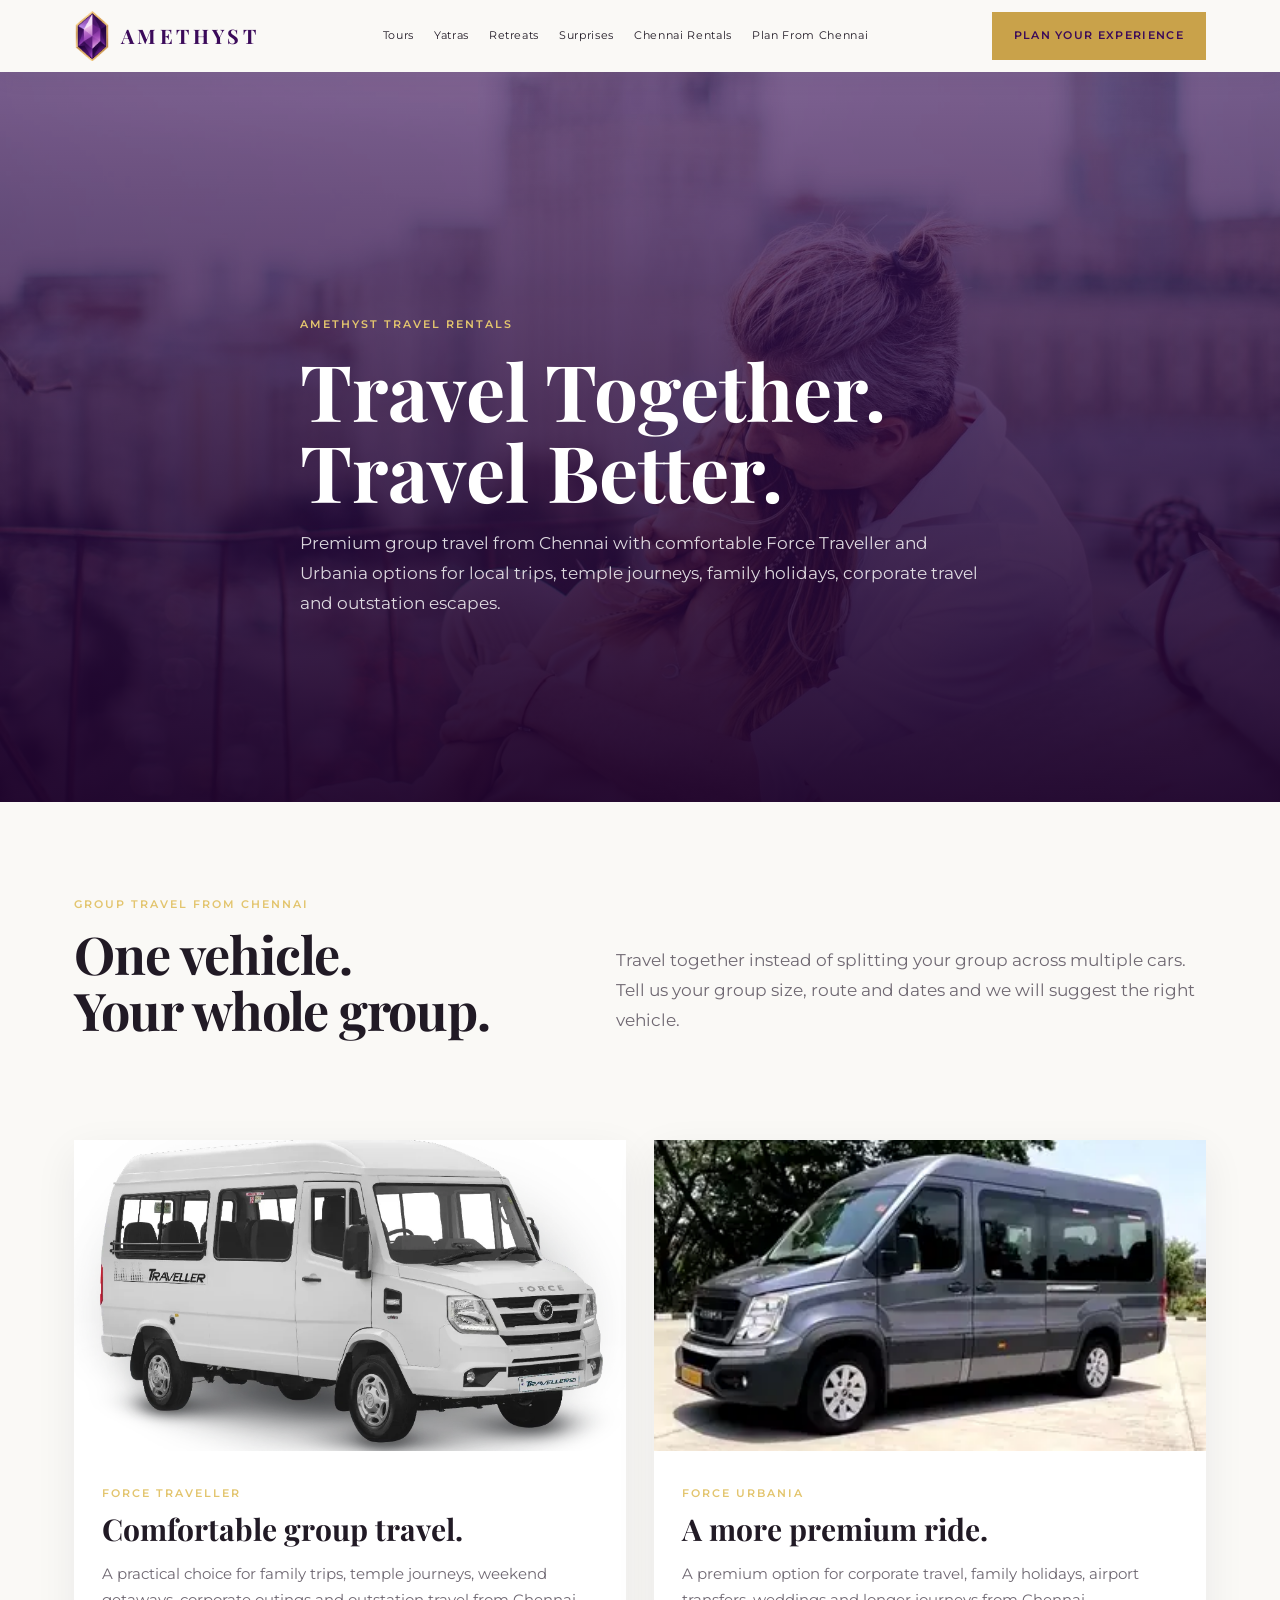
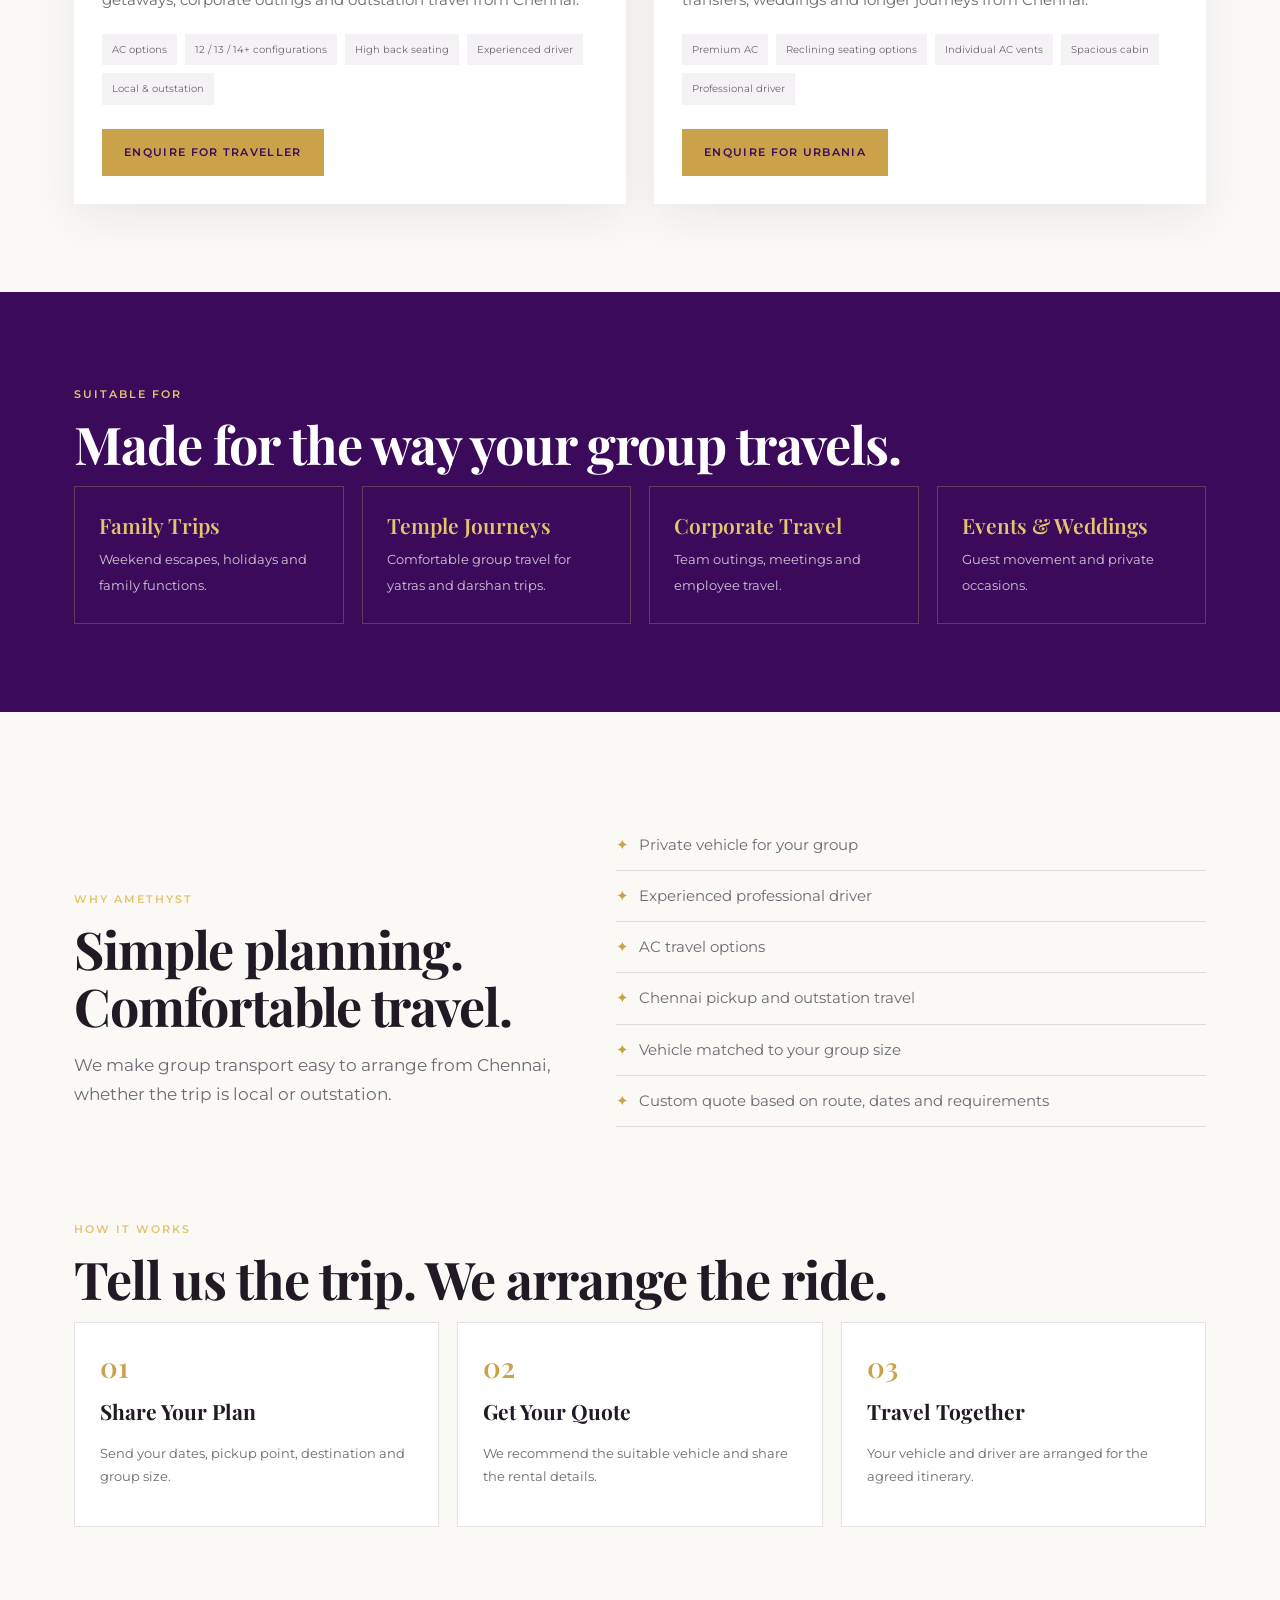
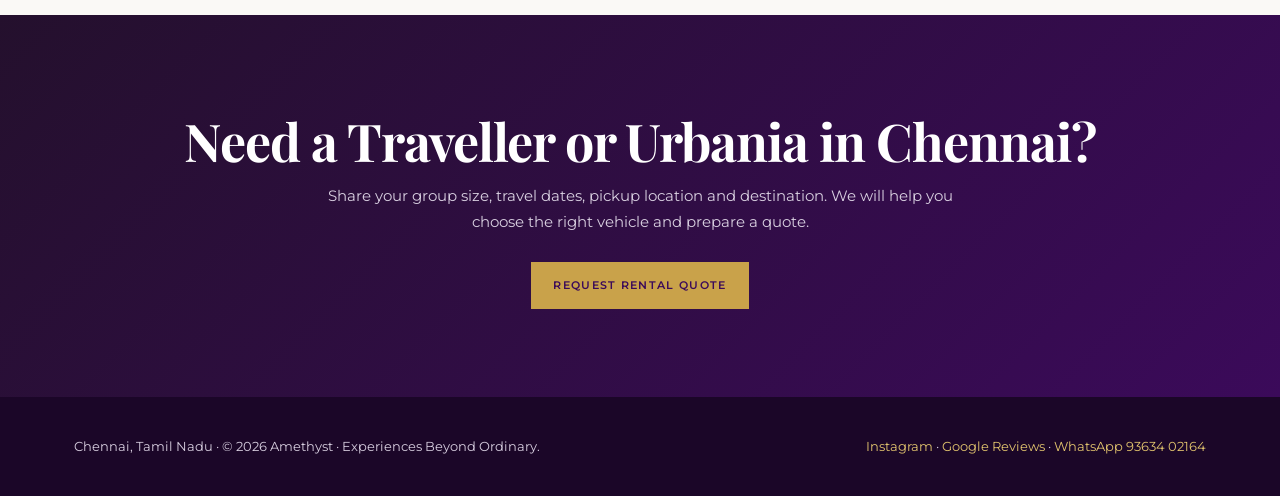
<file: rentals/index.html>
<!doctype html><html lang="en"><head><meta charset="utf-8"><meta name="viewport" content="width=device-width,initial-scale=1">
<title>Tempo Traveller & Urbania Rental in Chennai | Amethyst</title><meta name="description" content="Tempo Traveller and Force Urbania rental in Chennai for family trips, temple journeys, corporate travel, weddings, airport transfers and outstation group travel. Get a custom quote from Amethyst.">
<link rel="canonical" href="https://aravind751995-dev.github.io/amethyst/rentals/"><meta name="robots" content="index,follow"><link rel="icon" href="../favicon.png">
<link rel="preconnect" href="https://fonts.googleapis.com"><link rel="preconnect" href="https://fonts.gstatic.com" crossorigin><link href="https://fonts.googleapis.com/css2?family=Montserrat:wght@400;500;600&family=Playfair+Display:wght@500;600;700&display=swap" rel="stylesheet">
<style>
:root{--deep:#3B0A5A;--royal:#5B1685;--gold:#C9A24A;--soft:#E3C56E;--bg:#FAF9F6;--card:#fff;--ink:#211A25;--mute:#6F6872;--line:rgba(33,26,37,.12)}*{box-sizing:border-box}html{scroll-behavior:smooth}body{margin:0;background:var(--bg);color:var(--ink);font:15px/1.75 Montserrat,Arial,sans-serif}a{text-decoration:none;color:inherit}.wrap{max-width:1180px;margin:auto;padding:0 24px}header{position:sticky;top:0;z-index:20;background:rgba(250,249,246,.95);backdrop-filter:blur(12px);box-shadow:0 5px 25px rgba(33,26,37,.06)}nav{min-height:72px;display:flex;align-items:center;justify-content:space-between;gap:20px}.logo{display:flex;align-items:center;gap:11px;font:700 20px 'Playfair Display';letter-spacing:.17em;color:var(--deep)}.logo img{width:36px}.links{display:flex;gap:20px;font-size:11px;letter-spacing:.06em}.btn{display:inline-block;background:var(--gold);color:var(--deep);padding:14px 22px;font-size:11px;letter-spacing:.12em;font-weight:600}.hero{min-height:610px;display:flex;align-items:flex-end;position:relative;overflow:hidden;background:var(--deep);color:#fff}.hero img{position:absolute;inset:0;width:100%;height:100%;object-fit:cover;opacity:.42}.hero:after{content:"";position:absolute;inset:0;background:linear-gradient(180deg,rgba(30,3,42,.08),rgba(29,3,41,.9))}.hero .wrap{position:relative;z-index:2;padding:150px 24px 78px}.eyebrow{font-size:11px;letter-spacing:.18em;color:var(--soft);font-weight:600}.hero h1,h2,h3{font-family:'Playfair Display',serif}.hero h1{font-size:clamp(46px,7vw,78px);line-height:1.04;margin:14px 0;max-width:850px}.hero p{max-width:680px;font-size:17px;color:rgba(255,255,255,.84)}section{padding:88px 0}.intro,.why{display:grid;grid-template-columns:.9fr 1.1fr;gap:60px;align-items:end}h2{font-size:clamp(32px,5vw,52px);line-height:1.08;margin:10px 0 14px;letter-spacing:-.02em}.lead{font-size:17px;color:var(--mute);max-width:720px}.grid{display:grid;grid-template-columns:repeat(2,1fr);gap:28px}.card{background:var(--card);box-shadow:0 14px 40px rgba(33,26,37,.07);overflow:hidden}.photo{aspect-ratio:16/9}.photo img{width:100%;height:100%;object-fit:cover;display:block}.body{padding:28px}.card h3{font-size:30px;line-height:1.1;margin:8px 0 12px}.desc{color:var(--mute)}.tags{display:flex;flex-wrap:wrap;gap:8px;margin-top:20px}.tags span{background:rgba(59,10,90,.05);padding:7px 10px;font-size:10px;color:var(--mute)}.action{margin-top:24px}.band{background:var(--deep);color:#fff}.four{display:grid;grid-template-columns:repeat(4,1fr);gap:18px}.four div{padding:24px;border:1px solid rgba(227,197,110,.25)}.four b{display:block;color:var(--soft);font:600 21px 'Playfair Display';margin-bottom:7px}.four span{font-size:13px;color:rgba(255,255,255,.76)}.list{margin:20px 0 0;padding:0;list-style:none}.list li{padding:12px 0;border-bottom:1px solid var(--line);color:var(--mute)}.list li:before{content:"✦";color:var(--gold);margin-right:10px}.steps{display:grid;grid-template-columns:repeat(3,1fr);gap:18px}.step{background:var(--card);padding:25px;border:1px solid var(--line)}.num{font:600 28px 'Playfair Display';color:var(--gold)}.step h3{margin:8px 0;font-size:21px}.step p{font-size:13px;color:var(--mute)}.cta{background:linear-gradient(135deg,#24102d,var(--deep));color:#fff;text-align:center}.cta p{max-width:650px;margin:0 auto 26px;color:#d8cfe0}footer{background:#1b0628;color:#d8cfe0;padding:38px 0;font-size:13px}.foot{display:flex;justify-content:space-between;gap:20px;flex-wrap:wrap}footer a{color:var(--soft)}@media(max-width:800px){.links{gap:12px;flex-wrap:wrap}.intro,.why,.grid,.steps{grid-template-columns:1fr}.four{grid-template-columns:1fr 1fr}.hero{min-height:560px}.hero .wrap{padding:120px 20px 60px}}@media(max-width:520px){nav{flex-wrap:wrap;padding:10px 0}.links{order:3;width:100%}.four{grid-template-columns:1fr}section{padding:70px 0}}
</style>
</head><body>
<header><div class="wrap"><nav><a class="logo" href="../"><img src="../logo-gem.png" alt="">AMETHYST</a><div class="links"><a href="../tours/">Tours</a><a href="../yatras/">Yatras</a><a href="../retreats/">Retreats</a><a href="../surprises/">Surprises</a><a href="./">Chennai Rentals</a><a href="../plan/">Plan From Chennai</a></div><a class="btn" href="../plan/">PLAN YOUR EXPERIENCE</a></nav></div></header>
<section class="hero"><img src="../assets/images/travel.jpg" alt="Group travel from Chennai with Amethyst"><div class="wrap"><span class="eyebrow">AMETHYST TRAVEL RENTALS</span><h1>Travel Together.<br>Travel Better.</h1><p>Premium group travel from Chennai with comfortable Force Traveller and Urbania options for local trips, temple journeys, family holidays, corporate travel and outstation escapes.</p></div></section>
<main>
<section><div class="wrap intro"><div><span class="eyebrow">GROUP TRAVEL FROM CHENNAI</span><h2>One vehicle.<br>Your whole group.</h2></div><p class="lead">Travel together instead of splitting your group across multiple cars. Tell us your group size, route and dates and we will suggest the right vehicle.</p></div></section>
<section style="padding-top:0"><div class="wrap"><div class="grid">
<article class="card"><div class="photo"><img src="../assets/images/force-traveller.webp" alt="AC Force Traveller rental in Chennai"></div><div class="body"><span class="eyebrow">FORCE TRAVELLER</span><h3>Comfortable group travel.</h3><p class="desc">A practical choice for family trips, temple journeys, weekend getaways, corporate outings and outstation travel from Chennai.</p><div class="tags"><span>AC options</span><span>12 / 13 / 14+ configurations</span><span>High back seating</span><span>Experienced driver</span><span>Local & outstation</span></div><div class="action"><a class="btn" href="https://wa.me/919363402164?text=Hi%20Amethyst%2C%20I%27d%20like%20a%20Force%20Traveller%20rental%20quote%20from%20Chennai." target="_blank">ENQUIRE FOR TRAVELLER</a></div></div></article>
<article class="card"><div class="photo"><img src="../assets/images/force-urbania.webp" alt="Force Urbania rental in Chennai"></div><div class="body"><span class="eyebrow">FORCE URBANIA</span><h3>A more premium ride.</h3><p class="desc">A premium option for corporate travel, family holidays, airport transfers, weddings and longer journeys from Chennai.</p><div class="tags"><span>Premium AC</span><span>Reclining seating options</span><span>Individual AC vents</span><span>Spacious cabin</span><span>Professional driver</span></div><div class="action"><a class="btn" href="https://wa.me/919363402164?text=Hi%20Amethyst%2C%20I%27d%20like%20a%20Force%20Urbania%20rental%20quote%20from%20Chennai." target="_blank">ENQUIRE FOR URBANIA</a></div></div></article>
</div></div></section>
<section class="band"><div class="wrap"><span class="eyebrow">SUITABLE FOR</span><h2>Made for the way your group travels.</h2><div class="four"><div><b>Family Trips</b><span>Weekend escapes, holidays and family functions.</span></div><div><b>Temple Journeys</b><span>Comfortable group travel for yatras and darshan trips.</span></div><div><b>Corporate Travel</b><span>Team outings, meetings and employee travel.</span></div><div><b>Events & Weddings</b><span>Guest movement and private occasions.</span></div></div></div></section>
<section><div class="wrap why"><div><span class="eyebrow">WHY AMETHYST</span><h2>Simple planning.<br>Comfortable travel.</h2><p class="lead">We make group transport easy to arrange from Chennai, whether the trip is local or outstation.</p></div><ul class="list"><li>Private vehicle for your group</li><li>Experienced professional driver</li><li>AC travel options</li><li>Chennai pickup and outstation travel</li><li>Vehicle matched to your group size</li><li>Custom quote based on route, dates and requirements</li></ul></div></section>
<section style="padding-top:0"><div class="wrap"><span class="eyebrow">HOW IT WORKS</span><h2>Tell us the trip. We arrange the ride.</h2><div class="steps"><div class="step"><div class="num">01</div><h3>Share Your Plan</h3><p>Send your dates, pickup point, destination and group size.</p></div><div class="step"><div class="num">02</div><h3>Get Your Quote</h3><p>We recommend the suitable vehicle and share the rental details.</p></div><div class="step"><div class="num">03</div><h3>Travel Together</h3><p>Your vehicle and driver are arranged for the agreed itinerary.</p></div></div></div></section>
<section class="cta"><div class="wrap"><h2>Need a Traveller or Urbania in Chennai?</h2><p>Share your group size, travel dates, pickup location and destination. We will help you choose the right vehicle and prepare a quote.</p><a class="btn" href="https://wa.me/919363402164?text=Hi%20Amethyst%2C%20I%27d%20like%20a%20rental%20quote.%20Vehicle%3A%20%7C%20Group%20size%3A%20%7C%20Date%3A%20%7C%20Pickup%3A%20%7C%20Destination%3A" target="_blank">REQUEST RENTAL QUOTE</a></div></section>
</main><footer><div class="wrap foot"><div>Chennai, Tamil Nadu · © 2026 Amethyst · Experiences Beyond Ordinary.</div><div><a href="https://www.instagram.com/amethyst_escapes/reels/" target="_blank">Instagram</a> · <a href="https://share.google/rzrZV1XfzGLne0m9T" target="_blank">Google Reviews</a> · <a href="https://wa.me/919363402164" target="_blank">WhatsApp 93634 02164</a></div></div></footer>
<script type="application/ld+json">{"@context":"https://schema.org","@type":"TravelAgency","name":"Amethyst","url":"https://aravind751995-dev.github.io/amethyst/rentals/","telephone":"+91-9363402164","description":"Tempo Traveller and Force Urbania rental in Chennai for family trips, temple journeys, corporate travel, weddings, airport transfers and outstation group travel.","areaServed":["Chennai","Tamil Nadu","India"],"address":{"@type":"PostalAddress","addressLocality":"Chennai","addressRegion":"Tamil Nadu","addressCountry":"IN"},"serviceType":["Tempo Traveller rental in Chennai","Force Traveller rental in Chennai","Force Urbania rental in Chennai","Group vehicle rental","Outstation van rental"]}</script></body></html>
</file>
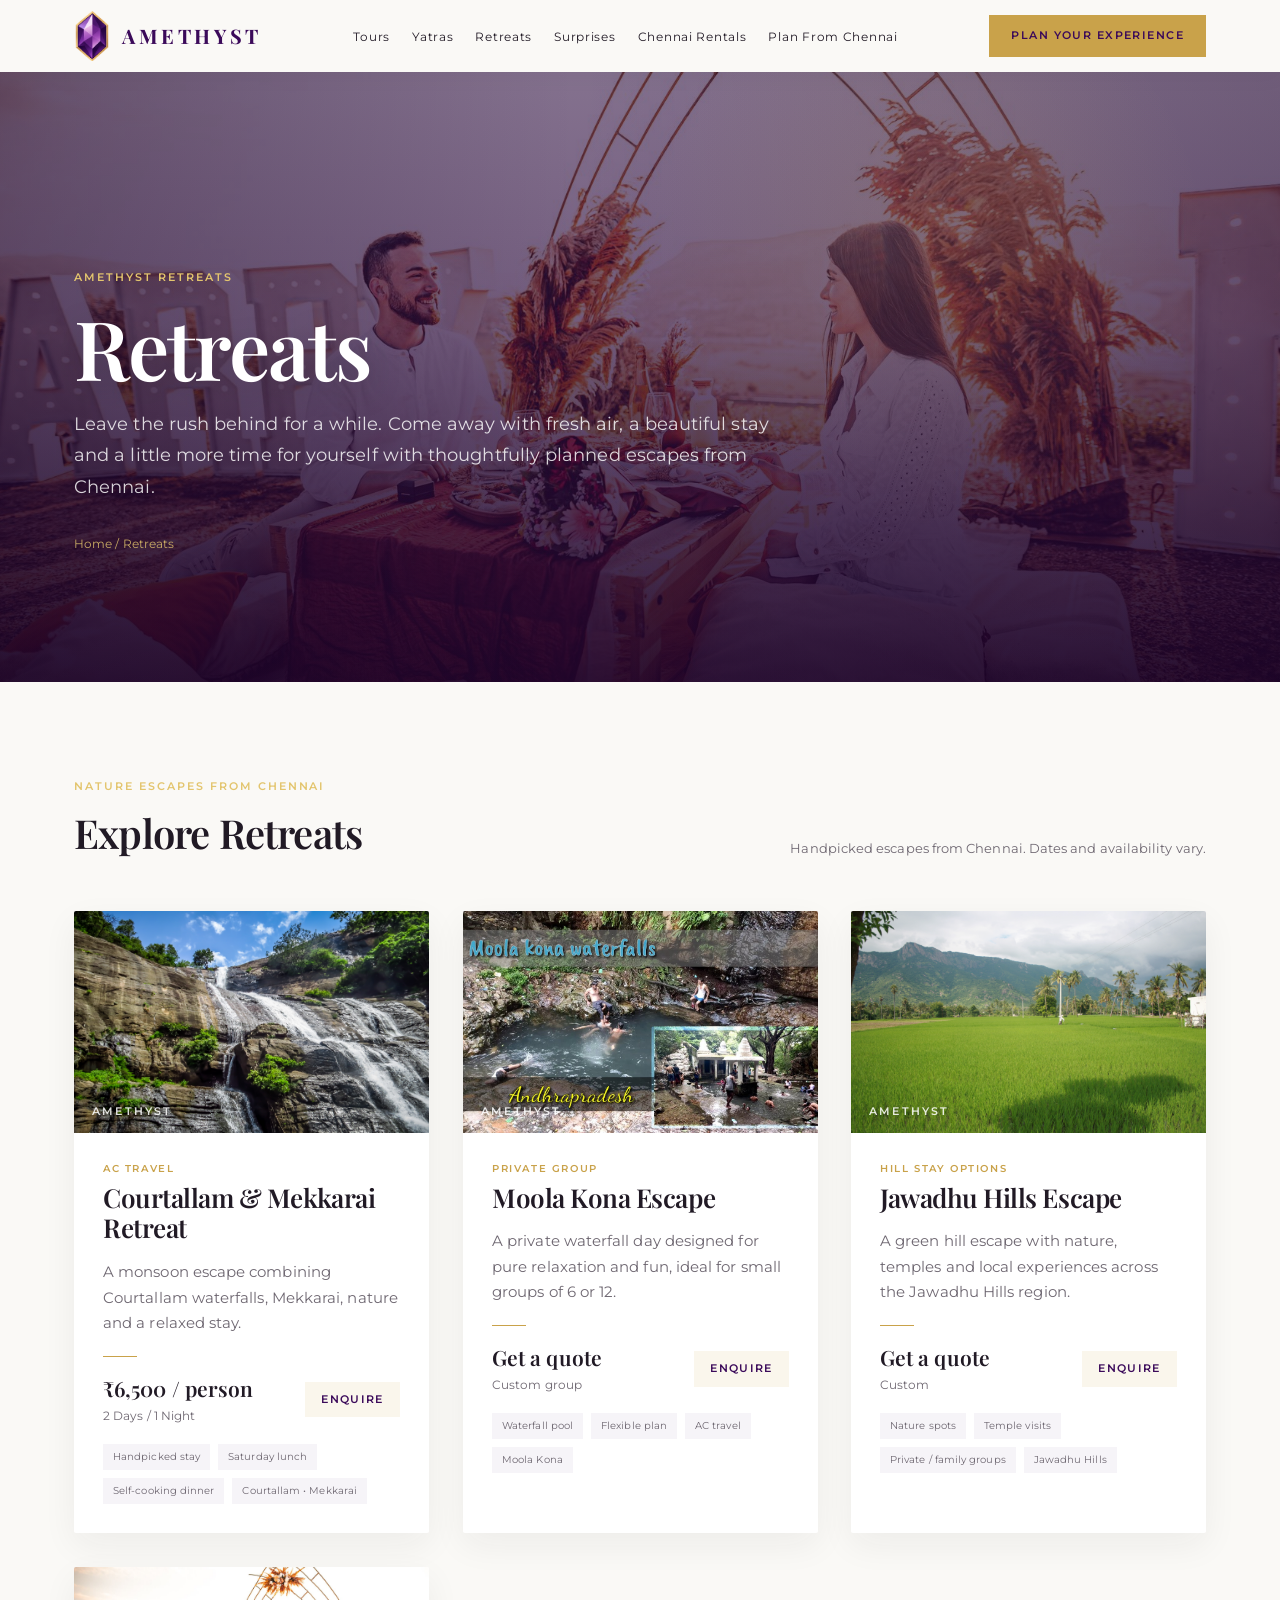
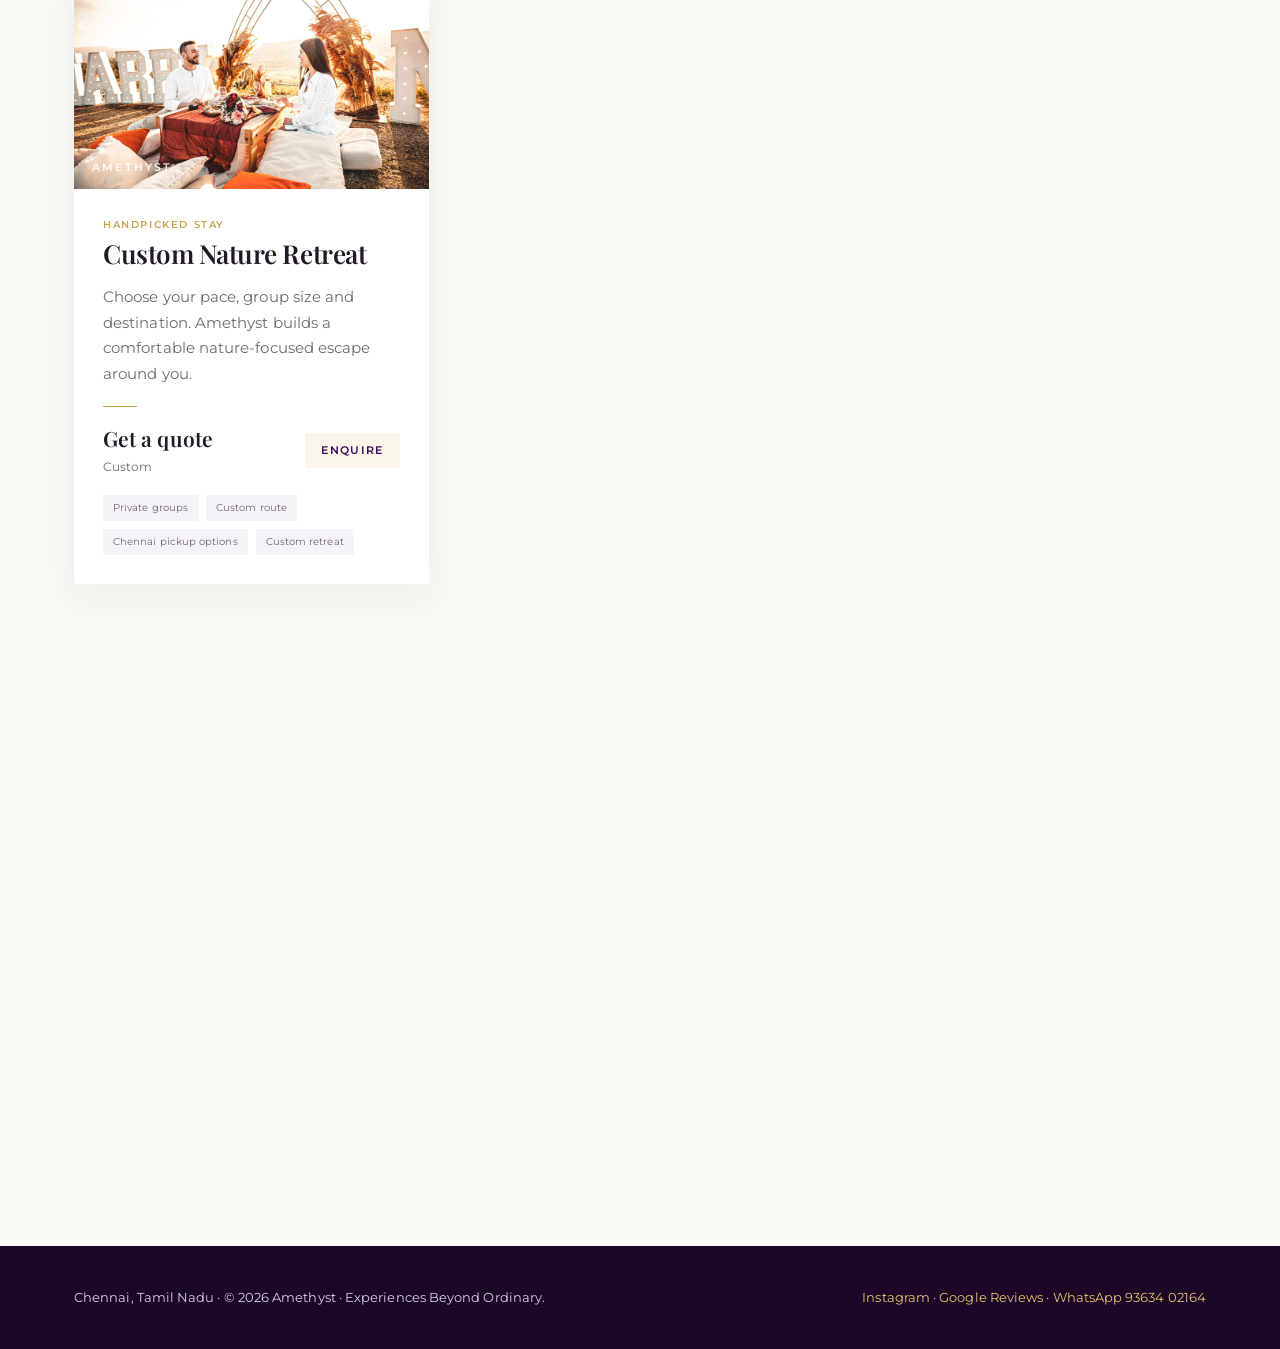
<file: retreats/index.html>
<!DOCTYPE html><html lang="en"><head><meta charset="utf-8"><meta name="viewport" content="width=device-width,initial-scale=1">
<title>Weekend Getaways from Chennai | Nature Retreats & Hill Escapes | Amethyst</title><meta name="description" content="Plan a nature retreat or weekend getaway from Chennai with Amethyst. Explore Courtallam, Mekkarai, Moola Kona, Jawadhu Hills and custom private retreats."><meta name="keywords" content="weekend getaways from Chennai, nature retreats from Chennai, Chennai weekend trip, hill escapes from Chennai, waterfall retreats from Chennai, Courtallam trip from Chennai, Mekkarai trip from Chennai, Jawadhu Hills trip from Chennai, private retreats Chennai">
<meta name="robots" content="index,follow"><link rel="icon" type="image/png" href="../favicon.png"><link rel="apple-touch-icon" href="../apple-touch-icon.png"><link rel="canonical" href="https://aravind751995-dev.github.io/amethyst/retreats/">
<meta property="og:type" content="website"><meta property="og:title" content="Weekend Getaways from Chennai | Nature Retreats & Hill Escapes | Amethyst"><meta property="og:description" content="Plan a nature retreat or weekend getaway from Chennai with Amethyst. Explore Courtallam, Mekkarai, Moola Kona, Jawadhu Hills and custom private retreats.">
<link rel="preconnect" href="https://fonts.googleapis.com"><link rel="preconnect" href="https://fonts.gstatic.com" crossorigin><link href="https://fonts.googleapis.com/css2?family=Montserrat:wght@400;500;600&family=Playfair+Display:wght@500;600;700&display=swap" rel="stylesheet">
<style>/* Amethyst media system */
:root{--deep:#3B0A5A;--royal:#5B1685;--violet:#7B2CBF;--gold:#C9A24A;--soft:#E3C56E;--bg:#FAF9F6;--card:#fff;--ink:#211A25;--mute:#6F6872;--line:rgba(33,26,37,.12)}*{box-sizing:border-box}body{margin:0;background:var(--bg);color:var(--ink);font:400 15px/1.7 Montserrat,Arial,sans-serif}a{text-decoration:none;color:inherit}.wrap{max-width:1180px;margin:auto;padding:0 24px}header{position:sticky;top:0;z-index:10;background:rgba(250,249,246,.96);backdrop-filter:blur(10px);border-bottom:1px solid var(--line)}nav{height:72px;display:flex;align-items:center;justify-content:space-between;gap:20px}.logo{display:flex;align-items:center;gap:12px;font:700 20px 'Playfair Display',serif;letter-spacing:.18em;color:var(--deep)}.logo img{width:36px;height:auto;display:block;flex:none}.links{display:flex;gap:22px;font-size:12px;letter-spacing:.06em}.btn{display:inline-block;padding:13px 22px;background:var(--gold);color:var(--deep);font-size:11px;letter-spacing:.13em;font-weight:600}.hero{padding:105px 0 80px;background:linear-gradient(135deg,var(--deep),var(--royal));color:#fff}.eyebrow{font-size:11px;letter-spacing:.22em;color:var(--soft);font-weight:600}.hero h1{font:600 clamp(48px,8vw,82px)/1.02 'Playfair Display',serif;margin:16px 0}.hero p{max-width:650px;color:rgba(255,255,255,.85);font-size:17px}.crumb{margin-top:30px;font-size:12px;color:var(--soft)}main{padding:75px 0}.topline{display:flex;justify-content:space-between;gap:30px;align-items:end;flex-wrap:wrap}.topline h2{font:600 40px 'Playfair Display',serif;margin:8px 0}.count{color:var(--mute);font-size:13px}.grid{display:grid;grid-template-columns:repeat(auto-fit,minmax(280px,1fr));gap:24px;margin-top:45px}.card{background:var(--card);border:1px solid var(--line);display:flex;flex-direction:column}.photo{height:auto;aspect-ratio:16/10;background:linear-gradient(135deg,#4b1769,#9c6b8c 60%,#e3c56e);position:relative;overflow:hidden}.photo img{width:100%;height:100%;display:block;object-fit:cover;object-position:center;transition:transform .7s cubic-bezier(.2,.7,.2,1)}.card:hover .photo img{transform:scale(1.035)}.photo:after{content:"AMETHYST";position:absolute;left:18px;bottom:15px;color:rgba(255,255,255,.72);font:600 11px Montserrat;letter-spacing:.2em}.body{padding:25px}.cat{color:var(--violet);font-size:10px;letter-spacing:.16em;font-weight:600}.card h3{font:600 26px/1.15 'Playfair Display',serif;margin:7px 0 10px}.desc{color:var(--mute);min-height:72px}.price{border-top:1px solid var(--line);margin-top:20px;padding-top:17px;display:flex;justify-content:space-between;gap:12px;align-items:center}.price strong{font:600 21px 'Playfair Display',serif}.duration{font-size:12px;color:var(--mute)}.tags{display:flex;flex-wrap:wrap;gap:7px;margin-top:18px}.tags span{border:1px solid var(--line);padding:5px 9px;font-size:10px;color:var(--mute)}.actions{margin-top:22px;display:flex;gap:10px;align-items:center}.outline{border:1px solid var(--gold);padding:11px 16px;font-size:10px;letter-spacing:.12em;font-weight:600;color:var(--royal)}.cta{margin-top:70px;background:#21102a;color:#fff;padding:55px;text-align:center}.cta h2{font:600 38px 'Playfair Display',serif;margin:0 0 10px}.cta p{color:#d8cfe0;max-width:600px;margin:0 auto 25px}footer{background:#1b0628;color:#d8cfe0;padding:40px 0;font-size:13px}footer .foot{display:flex;justify-content:space-between;gap:20px;flex-wrap:wrap}footer a{color:#e3c56e}@media(max-width:760px){nav{flex-wrap:wrap;height:auto;padding:12px 0;align-items:center}.links{display:flex;flex-wrap:wrap;width:100%;order:3;padding:10px 0 4px;gap:14px 18px}.hero{padding:75px 0 60px}.card h3{font-size:23px}.cta{padding:40px 22px}} .hero{position:relative;overflow:hidden}.hero>*{position:relative;z-index:1}.hero-media{position:absolute!important;inset:0;z-index:0!important;opacity:.34;pointer-events:none}.hero-media{background-size:cover;background-position:center}.hero-media video,.hero-media iframe{width:100%;height:100%;object-fit:cover;border:0}.hero:after{content:"";position:absolute;inset:0;background:linear-gradient(135deg,rgba(59,10,90,.62),rgba(91,22,133,.48));z-index:0}.media-credit{max-width:1180px;margin:28px auto 0;padding:18px 24px 0;border-top:1px solid rgba(255,255,255,.1);font-size:11px;line-height:1.7;color:#9a8fa5}</style><style>
/* Amethyst refined editorial layer */
:root{--gold-glow:rgba(201,162,74,.28)}
body{letter-spacing:.005em}
header{border-bottom:0;box-shadow:0 4px 24px rgba(33,26,37,.04)}
.logo{transition:transform .35s ease,color .35s ease}.logo:hover{transform:translateY(-1px);color:var(--gold)}
.btn,.outline{position:relative;overflow:hidden;transition:transform .35s ease,box-shadow .35s ease,background .35s ease,color .35s ease}
.btn:before,.outline:before{content:"";position:absolute;inset:0;background:linear-gradient(110deg,transparent 20%,rgba(255,255,255,.34) 48%,transparent 70%);transform:translateX(-120%);transition:transform .7s ease}
.btn:hover:before,.outline:hover:before{transform:translateX(120%)}
.btn:hover,.outline:hover{transform:translateY(-2px);box-shadow:0 10px 28px var(--gold-glow)}
.hero{min-height:610px!important;display:flex;align-items:flex-end!important;padding:0!important;background:#2a073e!important}
.hero-media{opacity:.48!important;transform:scale(1.035)!important;transition:transform 2s ease}
.hero:hover .hero-media{transform:scale(1.06)!important}
.hero:after{background:linear-gradient(180deg,rgba(28,3,40,.10) 0%,rgba(38,5,54,.28) 42%,rgba(29,3,41,.86) 100%)!important}
.hero .wrap,.hero .hero-in{padding:145px 24px 82px!important}
.hero h1{max-width:900px!important;letter-spacing:-.025em!important;text-shadow:0 8px 35px rgba(0,0,0,.22)}
.hero p{max-width:700px!important;font-size:18px!important;color:rgba(255,255,255,.82)!important}
.eyebrow{color:var(--soft)!important}
.crumb{opacity:.85;transition:opacity .3s ease}.crumb:hover{opacity:1}
main{padding:90px 0}
.topline h2,.intro h2,.section-head h2{letter-spacing:-.02em}

.grid{gap:34px;margin-top:52px}
.card{border:0!important;border-radius:2px;overflow:hidden;box-shadow:0 12px 35px rgba(33,26,37,.06);transition:transform .55s cubic-bezier(.2,.7,.2,1),box-shadow .55s ease}
.card:hover{transform:translateY(-8px)!important;box-shadow:0 24px 55px rgba(59,10,90,.13)}
.photo{overflow:hidden}
.card .photo{transition:transform .7s cubic-bezier(.2,.7,.2,1)}
.card:hover .photo{transform:scale(1.025)}
.photo:after{color:rgba(255,255,255,.86)!important}
.body{padding:29px!important}
.cat{color:var(--gold)!important}
.price{border-top:0!important;padding-top:18px!important;position:relative}
.price:before{content:"";position:absolute;left:0;top:0;width:34px;height:1px;background:var(--gold)}
.outline{border:0!important;background:rgba(201,162,74,.10);color:var(--deep)!important}
.tags{gap:8px}.tags span{border:0!important;background:rgba(59,10,90,.045);padding:6px 10px!important}
.cta{border:0!important;position:relative;overflow:hidden;background:linear-gradient(135deg,#24102d,#3b0a5a)!important;box-shadow:0 18px 50px rgba(59,10,90,.14)}
.cta:before{content:"";position:absolute;width:220px;height:220px;border:1px solid rgba(227,197,110,.25);border-radius:50%;right:-70px;top:-90px}
.cta h2{position:relative}
footer{border-top:0}
.reveal{opacity:0;transform:translateY(24px);transition:opacity .8s ease,transform .8s cubic-bezier(.2,.7,.2,1)}
.reveal.is-visible{opacity:1;transform:none}
@media(max-width:760px){
 .hero{min-height:560px!important}.hero .wrap,.hero .hero-in{padding:120px 24px 62px!important}
 .hero h1{font-size:clamp(46px,13vw,68px)!important}
 .grid{gap:22px}
}
@media(prefers-reduced-motion:reduce){*,*:before,*:after{scroll-behavior:auto!important;transition:none!important;animation:none!important}.reveal{opacity:1;transform:none}}
</style>
<script>
document.addEventListener('DOMContentLoaded',()=>{
 const targets=document.querySelectorAll('main .card,main .section,main .intro,main .cta,main .topline');
 targets.forEach((el,i)=>{el.classList.add('reveal');el.style.transitionDelay=Math.min(i*70,420)+'ms'});
 const io=new IntersectionObserver(entries=>entries.forEach(e=>{if(e.isIntersecting){e.target.classList.add('is-visible');io.unobserve(e.target)}}),{threshold:.08});
 targets.forEach(el=>io.observe(el));
});
</script><style id="amethyst-luxury-motion">
/* AMETHYST LUXURY MOTION refined, cinematic, restrained */
html{scroll-behavior:smooth}
body{overflow-x:hidden}
body:before{content:"";position:fixed;top:0;left:0;width:100%;height:2px;transform:scaleX(var(--scroll,0));transform-origin:left;background:linear-gradient(90deg,var(--gold),var(--soft),var(--violet));z-index:9999;pointer-events:none}
body:after{opacity:.028!important}
header{transition:background .45s ease,box-shadow .45s ease,transform .45s ease}
header.scrolled{box-shadow:0 10px 35px rgba(33,26,37,.10)!important;background:rgba(250,249,246,.90)!important}
.logo img,.logo .gem{transition:transform .7s cubic-bezier(.2,.8,.2,1),filter .5s ease}
.logo:hover img,.logo:hover .gem{transform:rotate(-7deg) scale(1.08);filter:drop-shadow(0 0 10px rgba(201,162,74,.38))}
.btn,.outline,.link{transition:transform .45s cubic-bezier(.2,.8,.2,1),box-shadow .45s ease,background .45s ease,color .45s ease!important}
.btn:hover,.outline:hover{box-shadow:0 12px 32px rgba(201,162,74,.22)!important}
.hero,.hero-media,.hero .ph{isolation:isolate}
.hero-media video,.hero .ph video,#heroVid{transform:scale(1.035);transition:transform 3s cubic-bezier(.2,.65,.2,1),filter 1.2s ease}
.hero:hover .hero-media video,.hero:hover .ph video,.hero:hover #heroVid{transform:scale(1.065)}
.hero:before{content:"";position:absolute;inset:0;z-index:1;pointer-events:none;background:radial-gradient(circle at 72% 28%,rgba(227,197,110,.13),transparent 28%),linear-gradient(90deg,rgba(20,2,29,.28),transparent 45%,rgba(20,2,29,.18))}
.hero .wrap,.hero .in,.hero .hero-in{z-index:3}
.hero h1{animation:luxuryTitle 1.15s cubic-bezier(.2,.7,.2,1) both}
@keyframes luxuryTitle{from{opacity:0;transform:translateY(26px);letter-spacing:.015em}to{opacity:1;transform:none;letter-spacing:inherit}}
.eyebrow{position:relative}


.card,.v,.e,.r,.t,.setting{position:relative;overflow:hidden}
.card:before,.v:before,.e:before,.r:before,.t:before,.setting:before{content:"";position:absolute;inset:0;pointer-events:none;opacity:0;background:linear-gradient(115deg,transparent 28%,rgba(255,255,255,.55) 48%,transparent 68%);transform:translateX(-120%);z-index:5}
.card:hover:before,.v:hover:before,.e:hover:before,.r:hover:before,.t:hover:before,.setting:hover:before{opacity:1;animation:cardShine .9s ease}
@keyframes cardShine{to{transform:translateX(120%)}}
.card,.v,.e,.r,.t,.setting{transition:transform .6s cubic-bezier(.2,.75,.2,1),box-shadow .6s ease,border-color .4s ease!important}
.card:hover,.v:hover,.e:hover,.r:hover,.t:hover,.setting:hover{box-shadow:0 26px 65px rgba(59,10,90,.13)!important}
.photo,.ph{background-color:#2a073e}
.photo:before,.ph:before{pointer-events:none}
.tags span,.uses span{transition:background .35s ease,color .35s ease,transform .35s ease}
.tags span:hover,.uses span:hover{background:rgba(201,162,74,.14)!important;color:var(--deep)!important;transform:translateY(-2px)}
.price strong{transition:color .35s ease}
.card:hover .price strong,.e:hover .meta b{color:var(--royal)}
.cta,.secret,.final,.proc,.sur{position:relative;overflow:hidden}
.cta:after,.secret:after,.final:after,.proc:after,.sur:after{content:"";position:absolute;width:420px;height:420px;border:1px solid rgba(227,197,110,.12);border-radius:50%;right:-190px;top:-250px;pointer-events:none}
.cta:before,.secret:before,.final:before,.proc:before,.sur:before{content:"";position:absolute;width:180px;height:180px;border:1px solid rgba(227,197,110,.10);border-radius:50%;left:-100px;bottom:-100px;pointer-events:none}
.band .track{will-change:transform}
.reveal,.rv{will-change:transform,opacity}
@media(min-width:900px){
 .menu a,.links a{position:relative}
 .menu a:after,.links a:after{content:"";position:absolute;left:0;right:100%;bottom:-7px;height:1px;background:var(--gold);transition:right .35s ease}
 .menu a:hover:after,.links a:hover:after{right:0}
}
@media(prefers-reduced-motion:reduce){
 body:before{display:none}
 .hero-media video,.hero .ph video,#heroVid{transform:none!important}
 .card:before,.v:before,.e:before,.r:before,.t:before,.setting:before{display:none}
}
</style>
<script>
(()=>{const root=document.documentElement,header=document.querySelector('header');
const update=()=>{const h=document.documentElement.scrollHeight-innerHeight;root.style.setProperty('--scroll',h>0?(scrollY/h):0);if(header)header.classList.toggle('scrolled',scrollY>24)};
addEventListener('scroll',update,{passive:true});addEventListener('load',update);
const els=document.querySelectorAll('.card,.v,.e,.r,.t,.setting,.why>div,.step,.section,.intro,.topline,.head,.final,.cta,.secret');
els.forEach((el,i)=>{if(!el.classList.contains('reveal')&&!el.classList.contains('rv')){el.classList.add('lux-reveal');el.style.transitionDelay=Math.min((i%7)*65,390)+'ms'}});
const style=document.createElement('style');style.textContent='.lux-reveal{opacity:0;transform:translateY(26px) scale(.992);transition:opacity .85s ease,transform .9s cubic-bezier(.2,.75,.2,1)}.lux-reveal.lux-visible{opacity:1;transform:none}@media(prefers-reduced-motion:reduce){.lux-reveal{opacity:1;transform:none}}';document.head.appendChild(style);
const io=new IntersectionObserver(es=>es.forEach(e=>{if(e.isIntersecting){e.target.classList.add('lux-visible');io.unobserve(e.target)}}),{threshold:.08});
els.forEach(e=>io.observe(e));
})();
</script><script type="application/ld+json">
{"@context":"https://schema.org","@type":"TravelAgency","name":"Amethyst","url":"https://aravind751995-dev.github.io/amethyst/retreats/","telephone":"+91-9363402164","description":"Plan a nature retreat or weekend getaway from Chennai with Amethyst. Explore Courtallam, Mekkarai, Moola Kona, Jawadhu Hills and custom private retreats.","areaServed":["Chennai","Tamil Nadu","India"],"address":{"@type":"PostalAddress","addressLocality":"Chennai","addressRegion":"Tamil Nadu","addressCountry":"IN"},"sameAs":["https://www.instagram.com/amethyst_escapes/reels/","https://share.google/rzrZV1XfzGLne0m9T"]}
</script>

<style id="amethyst-type-alignment-final">
/* Final typography and alignment pass */
html{font-size:16px}body{font-size:15px;line-height:1.75;-webkit-font-smoothing:antialiased;text-rendering:optimizeLegibility}h1,h2,h3{letter-spacing:-.018em}p{max-width:68ch}.wrap{width:100%}.eyebrow{font-size:11px;line-height:1.4;letter-spacing:.18em}.btn,.link,.outline{font-size:11px;line-height:1.2}.btn{padding:14px 22px}.link{display:inline-block}.hero h1{line-height:1.04}.hero p,.hero p.sub{line-height:1.75}.head,.topline{align-items:flex-end}.topline h2,.section-head h2,.intro h2{margin-bottom:0}.topline h2:after,.intro h2:after,.section-head h2:after{display:none!important}.card h3,.v h3,.e h3,.r h3,.setting h3{line-height:1.18}.desc,.card .desc{line-height:1.7}.cat{line-height:1.4}.tags span,.uses span{line-height:1.4}.cta p,.final p{line-height:1.75}.fgrid{align-items:start}@media(max-width:760px){body{font-size:14px;line-height:1.7}.wrap{padding-left:20px;padding-right:20px}section,main{padding-top:72px;padding-bottom:72px}.hero{min-height:560px!important}.hero h1{font-size:clamp(42px,12vw,64px)!important;line-height:1.04}.hero p,.hero p.sub{font-size:15px!important;line-height:1.7}.hero .wrap,.hero .in,.hero .hero-in{padding-left:20px!important;padding-right:20px!important}.head,.topline{align-items:flex-start}.v .body,.e .body,.r .body,.card .body{padding:22px!important}.v h3,.e h3,.r h3,.card h3{font-size:22px}.final h2,.cta h2{line-height:1.1}.menu{font-size:12px}.logo{font-size:18px}}
@media(min-width:761px){.hero .wrap,.hero .in,.hero .hero-in{max-width:1180px;margin-left:auto;margin-right:auto}.hero h1{max-width:900px}.hero p{max-width:680px}}
</style>
</head>
<body><header><div class="wrap"><nav><a class="logo" href="../"><img src="../logo-gem.png" width="36" height="50" alt="">AMETHYST</a><div class="links"><a href="../tours/">Tours</a><a href="../yatras/">Yatras</a><a href="../retreats/">Retreats</a><a href="../surprises/">Surprises</a><a href="../rentals/">Chennai Rentals</a><a href="../plan/">Plan From Chennai</a></div><a class="btn" href="../plan/">PLAN YOUR EXPERIENCE</a></nav></div></header>
<section class="hero"><div class="hero-media"><video src="../assets/videos/retreats-hero.mp4" poster="../assets/images/retreat.jpg" muted autoplay loop playsinline preload="auto" aria-hidden="true"></video></div><div class="wrap"><span class="eyebrow">AMETHYST RETREATS</span><h1>Retreats</h1><p>Leave the rush behind for a while. Come away with fresh air, a beautiful stay and a little more time for yourself with thoughtfully planned escapes from Chennai.</p><div class="crumb"><a href="../">Home</a> / Retreats</div></div></section>
<main><div class="wrap"><div class="topline"><div><span class="eyebrow" style="color:var(--gold)">NATURE ESCAPES FROM CHENNAI</span><h2>Explore Retreats</h2></div><div class="count">Handpicked escapes from Chennai. Dates and availability vary.</div></div>
<div class="grid"><article class="card"><div class="photo"><img src="../assets/images/courtallam.jpg" alt="Courtallam and Mekkarai nature retreat from Chennai" loading="lazy"></div><div class="body"><div class="cat">AC TRAVEL</div><h3>Courtallam & Mekkarai Retreat</h3><p class="desc">A monsoon escape combining Courtallam waterfalls, Mekkarai, nature and a relaxed stay.</p><div class="price"><div><strong>₹6,500 / person</strong><div class="duration">2 Days / 1 Night</div></div><a class="outline" href="https://wa.me/919363402164?text=Hi%20Amethyst%2C%20I%E2%80%99m%20interested%20in%20Courtallam%20%26%20Mekkarai%20Retreat.%20Please%20share%20the%20latest%20dates%2C%20inclusions%20and%20booking%20details." target="_blank">ENQUIRE</a></div><div class="tags"><span>Handpicked stay</span><span>Saturday lunch</span><span>Self-cooking dinner</span><span>Courtallam • Mekkarai</span></div></div></article><article class="card"><div class="photo"><img src="../assets/images/moola-kona.jpg" alt="Moola Kona waterfall escape from Chennai" loading="lazy"></div><div class="body"><div class="cat">PRIVATE GROUP</div><h3>Moola Kona Escape</h3><p class="desc">A private waterfall day designed for pure relaxation and fun, ideal for small groups of 6 or 12.</p><div class="price"><div><strong>Get a quote</strong><div class="duration">Custom group</div></div><a class="outline" href="https://wa.me/919363402164?text=Hi%20Amethyst%2C%20I%E2%80%99m%20interested%20in%20Moola%20Kona%20Escape.%20Please%20share%20the%20latest%20dates%2C%20inclusions%20and%20booking%20details." target="_blank">ENQUIRE</a></div><div class="tags"><span>Waterfall pool</span><span>Flexible plan</span><span>AC travel</span><span>Moola Kona</span></div></div></article><article class="card"><div class="photo"><img src="../assets/images/jawadhu.jpg" alt="Jawadhu Hills nature escape from Chennai" loading="lazy"></div><div class="body"><div class="cat">HILL STAY OPTIONS</div><h3>Jawadhu Hills Escape</h3><p class="desc">A green hill escape with nature, temples and local experiences across the Jawadhu Hills region.</p><div class="price"><div><strong>Get a quote</strong><div class="duration">Custom</div></div><a class="outline" href="https://wa.me/919363402164?text=Hi%20Amethyst%2C%20I%E2%80%99m%20interested%20in%20Jawadhu%20Hills%20Escape.%20Please%20share%20the%20latest%20dates%2C%20inclusions%20and%20booking%20details." target="_blank">ENQUIRE</a></div><div class="tags"><span>Nature spots</span><span>Temple visits</span><span>Private / family groups</span><span>Jawadhu Hills</span></div></div></article><article class="card"><div class="photo"><img src="../assets/images/retreat.jpg" alt="Custom nature retreat from Chennai by Amethyst" loading="lazy"></div><div class="body"><div class="cat">HANDPICKED STAY</div><h3>Custom Nature Retreat</h3><p class="desc">Choose your pace, group size and destination. Amethyst builds a comfortable nature-focused escape around you.</p><div class="price"><div><strong>Get a quote</strong><div class="duration">Custom</div></div><a class="outline" href="https://wa.me/919363402164?text=Hi%20Amethyst%2C%20I%E2%80%99m%20interested%20in%20Custom%20Nature%20Retreat.%20Please%20share%20the%20latest%20dates%2C%20inclusions%20and%20booking%20details." target="_blank">ENQUIRE</a></div><div class="tags"><span>Private groups</span><span>Custom route</span><span>Chennai pickup options</span><span>Custom retreat</span></div></div></article></div>
<section class="local-seo section"><div class="section-head"><span class="eyebrow">NATURE RETREATS FROM CHENNAI</span><h2>Slow Down. Escape Chennai. Reconnect.</h2><p>Our retreats are designed for people who want a genuine break from the pace of Chennai. Choose a waterfall escape, hill stay, private nature trip or a custom weekend retreat, and we can shape the travel plan around your group, preferred pace and stay preferences.</p></div></section>
<div class="cta"><h2>Let's make it feel like your trip.</h2><p>Tell us where you want to go, who you're going with and what you want the day to feel like. We'll help you shape the rest. Start from Chennai and we’ll shape the travel plan around your group, dates and preferences.</p><a class="btn" href="../plan/">PLAN YOUR EXPERIENCE</a></div></div></main>
<footer><div class="wrap foot"><div>Chennai, Tamil Nadu · © 2026 Amethyst · Experiences Beyond Ordinary.</div><div><a href="https://www.instagram.com/amethyst_escapes/reels/" target="_blank">Instagram</a> · <a href="https://share.google/rzrZV1XfzGLne0m9T" target="_blank">Google Reviews</a> · <a href="https://wa.me/919363402164" target="_blank">WhatsApp 93634 02164</a></div></div></footer></body></html>
</file>
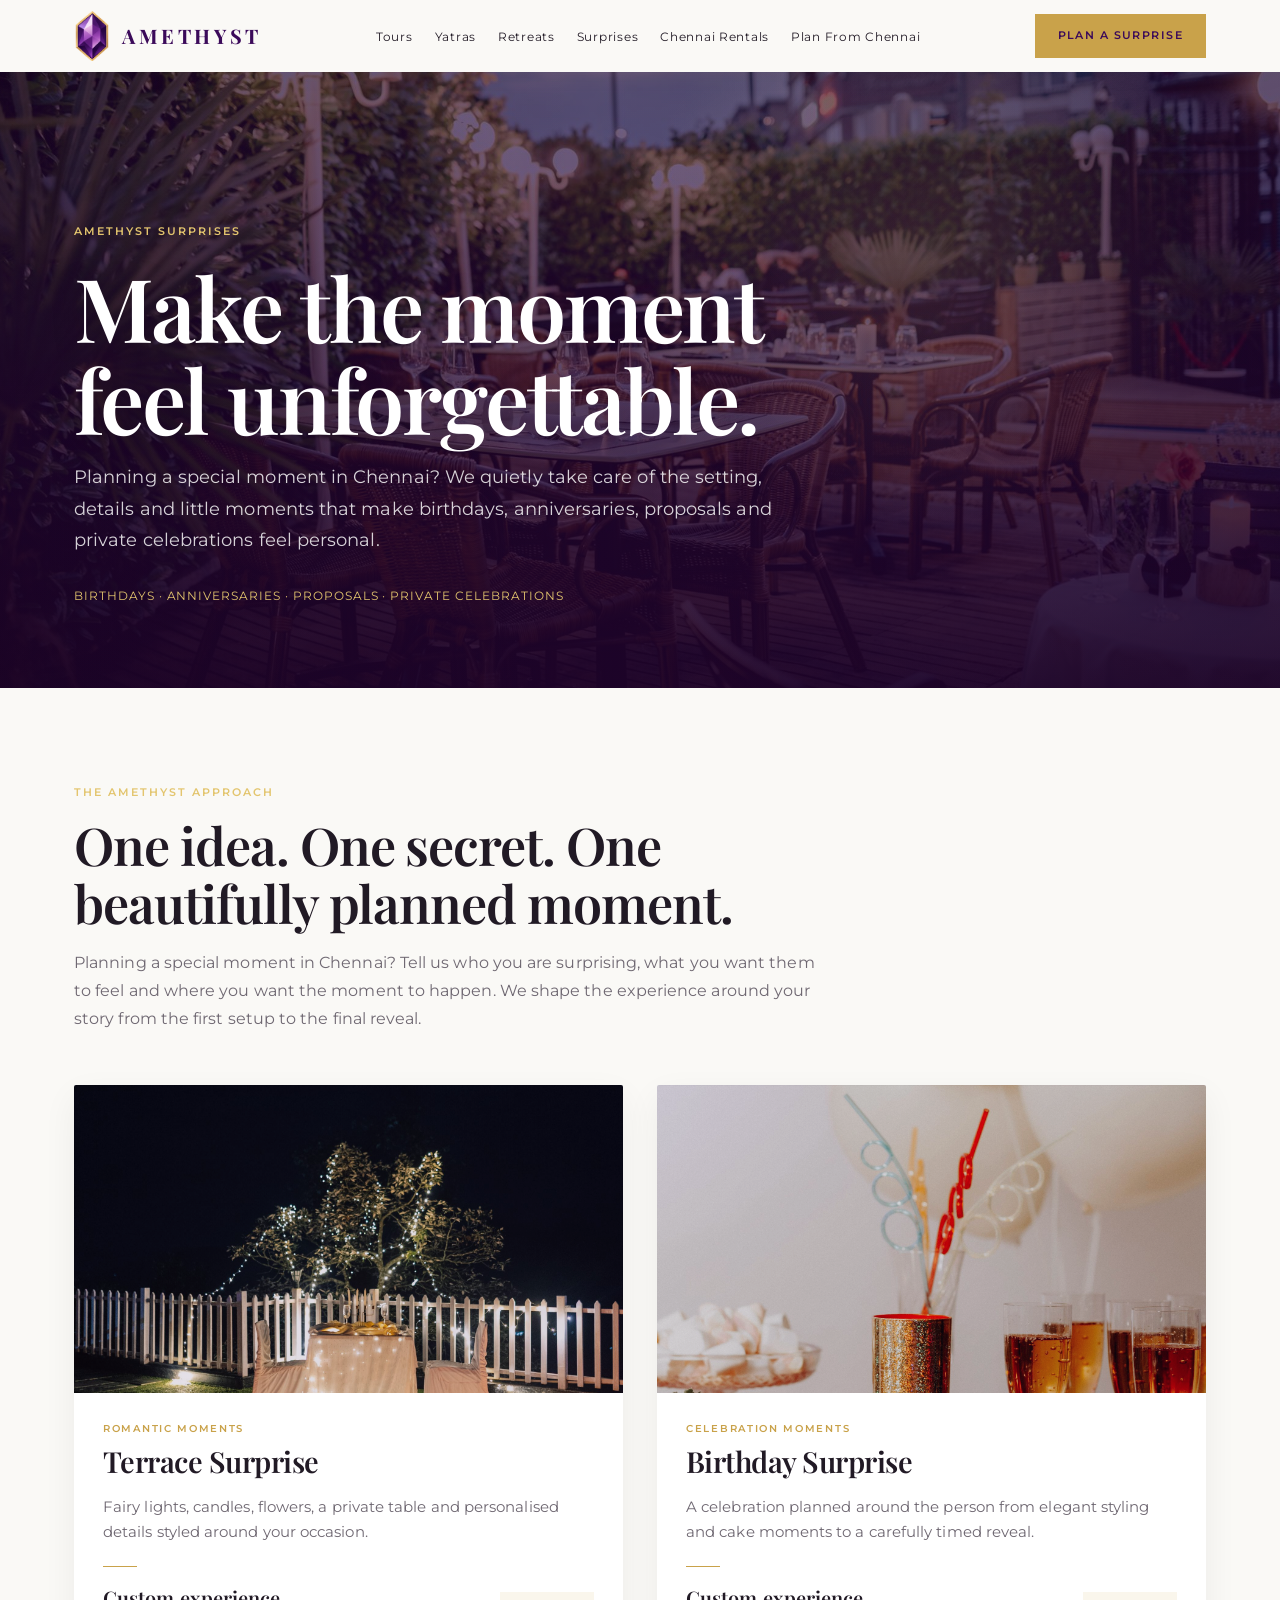
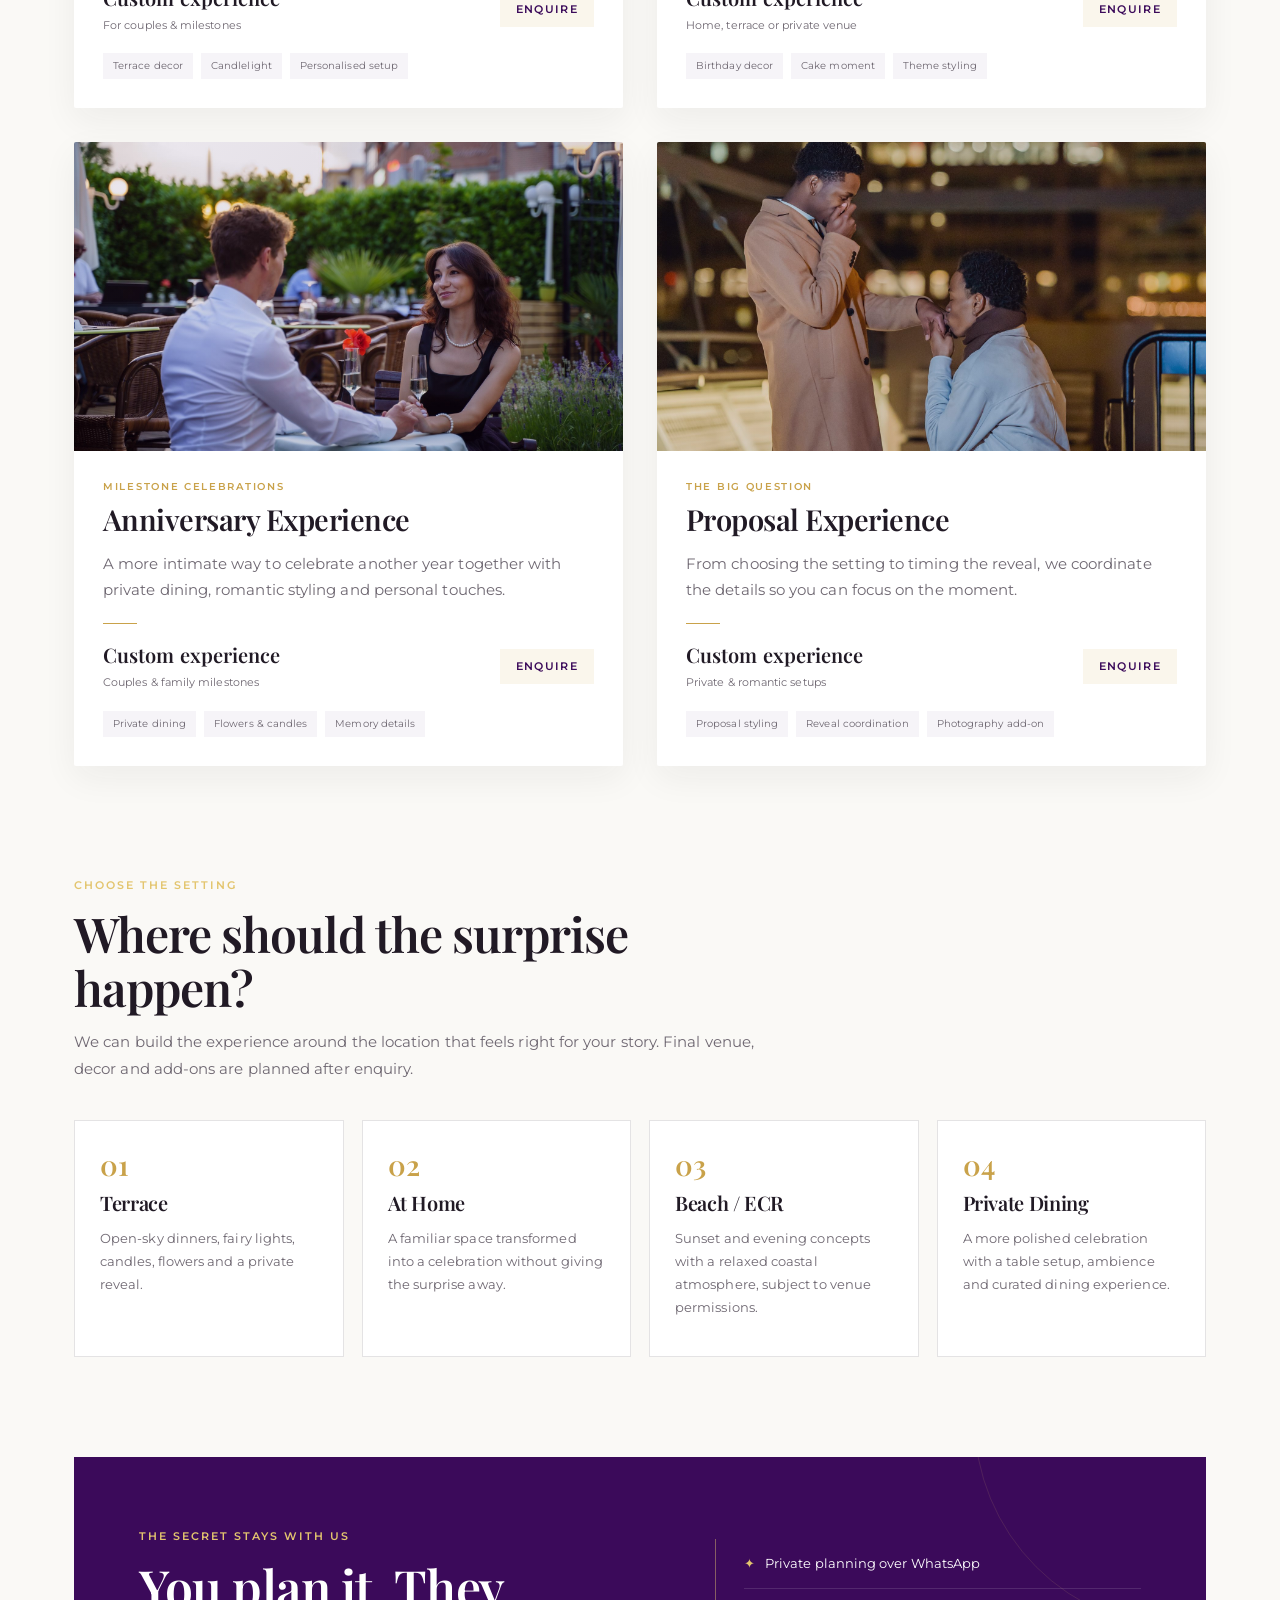
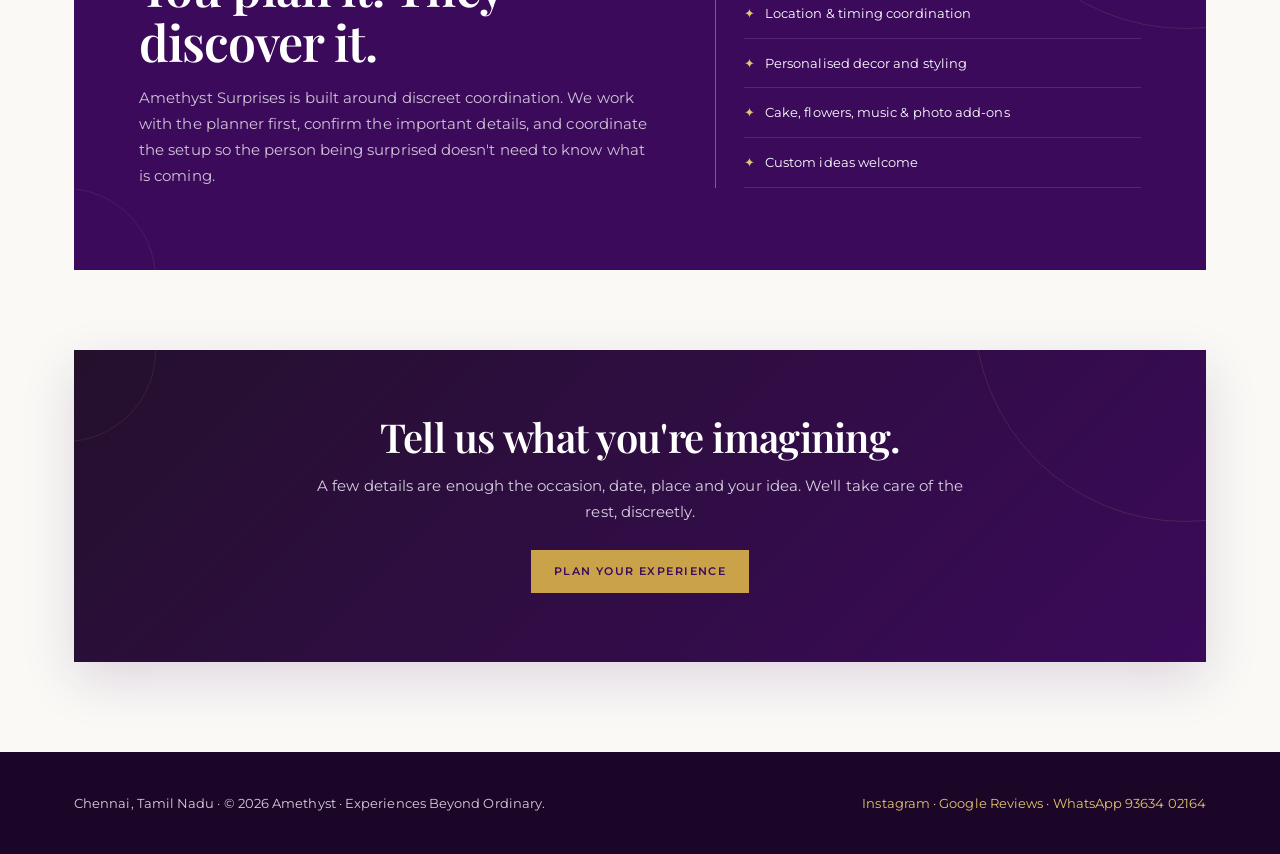
<file: surprises/index.html>
<!DOCTYPE html>
<html lang="en">
<head>
<meta charset="utf-8">
<meta name="viewport" content="width=device-width,initial-scale=1">
<title>Surprise Experiences in Chennai | Birthdays, Anniversaries & Proposals | Amethyst</title>
<meta name="description" content="Amethyst Surprises plans personalised surprise experiences in Chennai for birthdays, anniversaries, proposals and private celebrations, including terrace, home, ECR and private dining setups.">
<meta name="keywords" content="surprise experiences Chennai, birthday surprise Chennai, anniversary surprise Chennai, proposal setup Chennai, romantic surprise Chennai, terrace decoration Chennai, birthday decoration Chennai, private celebrations Chennai, ECR surprise Chennai">
<meta name="robots" content="index,follow">
<link rel="icon" type="image/png" href="../favicon.png">
<link rel="apple-touch-icon" href="../apple-touch-icon.png">
<link rel="canonical" href="https://aravind751995-dev.github.io/amethyst/surprises/">
<meta property="og:type" content="website"><meta property="og:title" content="Surprise Experiences in Chennai | Birthdays, Anniversaries & Proposals | Amethyst"><meta property="og:description" content="Amethyst Surprises plans personalised surprise experiences in Chennai for birthdays, anniversaries, proposals and private celebrations, including terrace, home, ECR and private dining setups.">
<link rel="preconnect" href="https://fonts.googleapis.com">
<link rel="preconnect" href="https://fonts.gstatic.com" crossorigin>
<link href="https://fonts.googleapis.com/css2?family=Montserrat:wght@400;500;600&family=Playfair+Display:wght@500;600;700&display=swap" rel="stylesheet">
<style>
:root{--deep:#3B0A5A;--royal:#5B1685;--violet:#7B2CBF;--gold:#C9A24A;--soft:#E3C56E;--bg:#FAF9F6;--card:#fff;--ink:#211A25;--mute:#6F6872;--line:rgba(33,26,37,.12)}
*{box-sizing:border-box}html{scroll-behavior:smooth}body{margin:0;background:var(--bg);color:var(--ink);font:400 15px/1.7 Montserrat,Arial,sans-serif}a{text-decoration:none;color:inherit}.wrap{max-width:1180px;margin:auto;padding:0 24px}
header{position:sticky;top:0;z-index:20;background:rgba(250,249,246,.96);backdrop-filter:blur(10px);border-bottom:1px solid var(--line)}
nav{height:72px;display:flex;align-items:center;justify-content:space-between;gap:20px}.logo{display:flex;align-items:center;gap:12px;font:700 20px 'Playfair Display',serif;letter-spacing:.18em;color:var(--deep)}.logo img{width:36px;height:auto;display:block}.links{display:flex;gap:22px;font-size:12px;letter-spacing:.06em}.links a:hover{color:var(--violet)}
.btn{display:inline-block;padding:13px 22px;background:var(--gold);color:var(--deep);font-size:11px;letter-spacing:.13em;font-weight:600;border:1px solid var(--gold);transition:.2s}.btn:hover{background:var(--soft)}
.hero{position:relative;min-height:620px;display:flex;align-items:flex-end;overflow:hidden;color:#fff;background:var(--deep)}.hero>*{position:relative;z-index:1}.hero-media{position:absolute!important;inset:0;width:100%;height:100%;background-size:cover;background-position:center;transform:scale(1.02);z-index:0!important;opacity:.34;pointer-events:none}.hero-media video{display:block;width:100%;height:100%;border:0;object-fit:cover}.hero:after{content:"";position:absolute;inset:0;background:linear-gradient(180deg,rgba(36,5,52,.24),rgba(36,5,52,.62) 88%)}.hero-in{position:relative;z-index:1;padding:120px 0 78px;width:100%}.eyebrow{font-size:11px;letter-spacing:.22em;color:var(--soft);font-weight:600}.hero h1{font:600 clamp(50px,8vw,88px)/1.02 'Playfair Display',serif;margin:18px 0 18px;max-width:850px}.hero p{max-width:680px;color:rgba(255,255,255,.88);font-size:18px}.hero .hero-note{margin-top:28px;color:var(--soft);font-size:12px;letter-spacing:.08em}
main{padding:86px 0}.intro{max-width:760px}.intro h2{font:600 clamp(34px,5vw,52px)/1.12 'Playfair Display',serif;margin:12px 0 18px}.intro p{color:var(--mute);font-size:16px}
.grid{display:grid;grid-template-columns:repeat(2,1fr);gap:26px;margin-top:50px}.card{background:var(--card);border:1px solid var(--line);display:flex;flex-direction:column;overflow:hidden;transition:.3s}.card:hover{transform:translateY(-4px);box-shadow:0 18px 42px rgba(59,10,90,.12)}.photo{aspect-ratio:16/9;background-size:cover;background-position:center;position:relative}.photo:after{display:none}.body{padding:26px 27px 29px}.cat{color:var(--violet);font-size:10px;letter-spacing:.17em;font-weight:600}.card h3{font:600 29px/1.12 'Playfair Display',serif;margin:8px 0 10px}.desc{color:var(--mute);min-height:52px}.price{border-top:1px solid var(--line);margin-top:20px;padding-top:17px;display:flex;justify-content:space-between;align-items:center;gap:16px}.price strong{font:600 20px 'Playfair Display',serif}.duration{font-size:11px;color:var(--mute);margin-top:2px}.outline{border:1px solid var(--gold);padding:11px 16px;font-size:10px;letter-spacing:.12em;font-weight:600;color:var(--royal);white-space:nowrap}.tags{display:flex;flex-wrap:wrap;gap:7px;margin-top:18px}.tags span{border:1px solid var(--line);padding:5px 9px;font-size:10px;color:var(--mute)}
.section{padding-top:105px}.section-head{max-width:700px}.section-head h2{font:600 clamp(32px,5vw,48px)/1.12 'Playfair Display',serif;margin:10px 0 14px}.section-head p{color:var(--mute)}
.settings{display:grid;grid-template-columns:repeat(4,1fr);gap:18px;margin-top:38px}.setting{background:#fff;border:1px solid var(--line);padding:25px}.num{font:600 28px 'Playfair Display',serif;color:var(--gold)}.setting h3{font:600 20px 'Playfair Display',serif;margin:8px 0}.setting p{font-size:13px;color:var(--mute)}
.secret{margin-top:100px;background:var(--deep);color:#fff;padding:65px}.secret-grid{display:grid;grid-template-columns:1.1fr .9fr;gap:55px;align-items:center}.secret h2{font:600 clamp(32px,5vw,50px)/1.1 'Playfair Display',serif;margin:10px 0 16px}.secret p{color:rgba(255,255,255,.76);max-width:600px}.checklist{border-left:1px solid rgba(227,197,110,.45);padding-left:28px}.checklist div{padding:13px 0;border-bottom:1px solid rgba(255,255,255,.12);font-size:13px}.checklist div:before{content:"✦";color:var(--soft);margin-right:10px}
.cta{margin-top:80px;text-align:center;background:#21102a;color:#fff;padding:60px 25px}.cta h2{font:600 40px 'Playfair Display',serif;margin:0 0 10px}.cta p{color:#d8cfe0;max-width:650px;margin:0 auto 25px}
footer{background:#1b0628;color:#d8cfe0;padding:40px 0;font-size:13px}.foot{display:flex;justify-content:space-between;gap:20px;flex-wrap:wrap}footer a{color:#e3c56e}.media-credit{margin:24px 0 0;color:#9a8fa5;font-size:11px;line-height:1.7;border-top:1px solid rgba(255,255,255,.1);padding-top:18px}
@media(max-width:850px){.links{gap:14px;flex-wrap:wrap}.settings{grid-template-columns:1fr 1fr}.secret-grid{grid-template-columns:1fr}.checklist{border-left:0;border-top:1px solid rgba(227,197,110,.45);padding:18px 0 0}.grid{grid-template-columns:1fr}}
@media(max-width:600px){nav{height:auto;padding:12px 0;flex-wrap:wrap}.links{order:3;width:100%;padding-top:7px}.hero{min-height:560px}.hero-in{padding:100px 0 55px}.grid{margin-top:32px}.settings{grid-template-columns:1fr}.secret{padding:42px 24px}.price{align-items:flex-start;flex-direction:column}.outline{align-self:flex-start}}
</style>
<style>
/* Amethyst refined editorial layer */
:root{--gold-glow:rgba(201,162,74,.28)}
body{letter-spacing:.005em}
header{border-bottom:0;box-shadow:0 4px 24px rgba(33,26,37,.04)}
.logo{transition:transform .35s ease,color .35s ease}.logo:hover{transform:translateY(-1px);color:var(--gold)}
.btn,.outline{position:relative;overflow:hidden;transition:transform .35s ease,box-shadow .35s ease,background .35s ease,color .35s ease}
.btn:before,.outline:before{content:"";position:absolute;inset:0;background:linear-gradient(110deg,transparent 20%,rgba(255,255,255,.34) 48%,transparent 70%);transform:translateX(-120%);transition:transform .7s ease}
.btn:hover:before,.outline:hover:before{transform:translateX(120%)}
.btn:hover,.outline:hover{transform:translateY(-2px);box-shadow:0 10px 28px var(--gold-glow)}
.hero{min-height:610px!important;display:flex;align-items:flex-end!important;padding:0!important;background:#2a073e!important}
.hero-media{opacity:.48!important;transform:scale(1.035)!important;transition:transform 2s ease}
.hero:hover .hero-media{transform:scale(1.06)!important}
.hero:after{background:linear-gradient(180deg,rgba(28,3,40,.10) 0%,rgba(38,5,54,.28) 42%,rgba(29,3,41,.86) 100%)!important}
.hero .wrap,.hero .hero-in{padding:145px 24px 82px!important}
.hero h1{max-width:900px!important;letter-spacing:-.025em!important;text-shadow:0 8px 35px rgba(0,0,0,.22)}
.hero p{max-width:700px!important;font-size:18px!important;color:rgba(255,255,255,.82)!important}
.eyebrow{color:var(--soft)!important}
.crumb{opacity:.85;transition:opacity .3s ease}.crumb:hover{opacity:1}
main{padding:90px 0}
.topline h2,.intro h2,.section-head h2{letter-spacing:-.02em}

.grid{gap:34px;margin-top:52px}
.card{border:0!important;border-radius:2px;overflow:hidden;box-shadow:0 12px 35px rgba(33,26,37,.06);transition:transform .55s cubic-bezier(.2,.7,.2,1),box-shadow .55s ease}
.card:hover{transform:translateY(-8px)!important;box-shadow:0 24px 55px rgba(59,10,90,.13)}
.photo{overflow:hidden}
.card .photo{transition:transform .7s cubic-bezier(.2,.7,.2,1)}
.card:hover .photo{transform:scale(1.025)}
.photo:after{color:rgba(255,255,255,.86)!important}
.body{padding:29px!important}
.cat{color:var(--gold)!important}
.price{border-top:0!important;padding-top:18px!important;position:relative}
.price:before{content:"";position:absolute;left:0;top:0;width:34px;height:1px;background:var(--gold)}
.outline{border:0!important;background:rgba(201,162,74,.10);color:var(--deep)!important}
.tags{gap:8px}.tags span{border:0!important;background:rgba(59,10,90,.045);padding:6px 10px!important}
.cta{border:0!important;position:relative;overflow:hidden;background:linear-gradient(135deg,#24102d,#3b0a5a)!important;box-shadow:0 18px 50px rgba(59,10,90,.14)}
.cta:before{content:"";position:absolute;width:220px;height:220px;border:1px solid rgba(227,197,110,.25);border-radius:50%;right:-70px;top:-90px}
.cta h2{position:relative}
footer{border-top:0}
.reveal{opacity:0;transform:translateY(24px);transition:opacity .8s ease,transform .8s cubic-bezier(.2,.7,.2,1)}
.reveal.is-visible{opacity:1;transform:none}
@media(max-width:760px){
 .hero{min-height:560px!important}.hero .wrap,.hero .hero-in{padding:120px 24px 62px!important}
 .hero h1{font-size:clamp(46px,13vw,68px)!important}
 .grid{gap:22px}
}
@media(prefers-reduced-motion:reduce){*,*:before,*:after{scroll-behavior:auto!important;transition:none!important;animation:none!important}.reveal{opacity:1;transform:none}}
</style>
<script>
document.addEventListener('DOMContentLoaded',()=>{
 const targets=document.querySelectorAll('main .card,main .section,main .intro,main .cta,main .topline');
 targets.forEach((el,i)=>{el.classList.add('reveal');el.style.transitionDelay=Math.min(i*70,420)+'ms'});
 const io=new IntersectionObserver(entries=>entries.forEach(e=>{if(e.isIntersecting){e.target.classList.add('is-visible');io.unobserve(e.target)}}),{threshold:.08});
 targets.forEach(el=>io.observe(el));
});
</script><style id="amethyst-luxury-motion">
html{scroll-behavior:smooth}body{overflow-x:hidden}body:before{content:"";position:fixed;top:0;left:0;width:100%;height:2px;transform:scaleX(var(--scroll,0));transform-origin:left;background:linear-gradient(90deg,var(--gold),var(--soft),var(--violet));z-index:9999;pointer-events:none}
header{transition:background .45s ease,box-shadow .45s ease}header.scrolled{box-shadow:0 10px 35px rgba(33,26,37,.10)!important}
.logo img{transition:transform .7s cubic-bezier(.2,.8,.2,1),filter .5s ease}.logo:hover img{transform:rotate(-7deg) scale(1.08);filter:drop-shadow(0 0 10px rgba(201,162,74,.38))}
.btn,.outline{transition:transform .45s cubic-bezier(.2,.8,.2,1),box-shadow .45s ease,background .45s ease!important}.btn:hover,.outline:hover{box-shadow:0 12px 32px rgba(201,162,74,.22)!important}
.hero-media video{transform:scale(1.035);transition:transform 3s cubic-bezier(.2,.65,.2,1)}.hero:hover .hero-media video{transform:scale(1.065)}
.hero:before{content:"";position:absolute;inset:0;z-index:1;pointer-events:none;background:radial-gradient(circle at 72% 28%,rgba(227,197,110,.13),transparent 28%),linear-gradient(90deg,rgba(20,2,29,.25),transparent 45%,rgba(20,2,29,.15))}
.hero h1{animation:luxuryTitle 1.15s cubic-bezier(.2,.7,.2,1) both}@keyframes luxuryTitle{from{opacity:0;transform:translateY(26px);letter-spacing:.015em}to{opacity:1;transform:none;letter-spacing:inherit}}

.card,.setting{position:relative;overflow:hidden;transition:transform .6s cubic-bezier(.2,.75,.2,1),box-shadow .6s ease!important}.card:before,.setting:before{content:"";position:absolute;inset:0;pointer-events:none;opacity:0;background:linear-gradient(115deg,transparent 28%,rgba(255,255,255,.55) 48%,transparent 68%);transform:translateX(-120%);z-index:5}.card:hover:before,.setting:hover:before{opacity:1;animation:cardShine .9s ease}@keyframes cardShine{to{transform:translateX(120%)}}.card:hover,.setting:hover{box-shadow:0 26px 65px rgba(59,10,90,.13)!important}
.tags span{transition:background .35s ease,color .35s ease,transform .35s ease}.tags span:hover{background:rgba(201,162,74,.14)!important;color:var(--deep)!important;transform:translateY(-2px)}
.cta,.secret{position:relative;overflow:hidden}.cta:after,.secret:after{content:"";position:absolute;width:420px;height:420px;border:1px solid rgba(227,197,110,.12);border-radius:50%;right:-190px;top:-250px;pointer-events:none}.cta:before,.secret:before{content:"";position:absolute;width:180px;height:180px;border:1px solid rgba(227,197,110,.10);border-radius:50%;left:-100px;bottom:-100px;pointer-events:none}
.lux-reveal{opacity:0;transform:translateY(26px) scale(.992);transition:opacity .85s ease,transform .9s cubic-bezier(.2,.75,.2,1)}.lux-visible{opacity:1;transform:none}
@media(prefers-reduced-motion:reduce){body:before{display:none}.hero-media video{transform:none!important}.card:before,.setting:before{display:none}.lux-reveal{opacity:1;transform:none}}
</style>
<script>
(()=>{const root=document.documentElement,header=document.querySelector('header');const update=()=>{const h=document.documentElement.scrollHeight-innerHeight;root.style.setProperty('--scroll',h>0?scrollY/h:0);if(header)header.classList.toggle('scrolled',scrollY>24)};addEventListener('scroll',update,{passive:true});addEventListener('load',update);const els=document.querySelectorAll('.card,.setting,.section,.intro,.cta,.secret');els.forEach((el,i)=>{el.classList.add('lux-reveal');el.style.transitionDelay=Math.min((i%7)*65,390)+'ms'});const io=new IntersectionObserver(es=>es.forEach(e=>{if(e.isIntersecting){e.target.classList.add('lux-visible');io.unobserve(e.target)}}),{threshold:.08});els.forEach(e=>io.observe(e))})();
</script><script type="application/ld+json">
{"@context":"https://schema.org","@type":"TravelAgency","name":"Amethyst","url":"https://aravind751995-dev.github.io/amethyst/surprises/","telephone":"+91-9363402164","description":"Amethyst Surprises plans personalised surprise experiences in Chennai for birthdays, anniversaries, proposals and private celebrations, including terrace, home, ECR and private dining setups.","areaServed":["Chennai","Tamil Nadu","India"],"address":{"@type":"PostalAddress","addressLocality":"Chennai","addressRegion":"Tamil Nadu","addressCountry":"IN"},"sameAs":["https://www.instagram.com/amethyst_escapes/reels/","https://share.google/rzrZV1XfzGLne0m9T"]}
</script>

<style id="amethyst-type-alignment-final">
/* Final typography and alignment pass */
html{font-size:16px}body{font-size:15px;line-height:1.75;-webkit-font-smoothing:antialiased;text-rendering:optimizeLegibility}h1,h2,h3{letter-spacing:-.018em}p{max-width:68ch}.wrap{width:100%}.eyebrow{font-size:11px;line-height:1.4;letter-spacing:.18em}.btn,.link,.outline{font-size:11px;line-height:1.2}.btn{padding:14px 22px}.link{display:inline-block}.hero h1{line-height:1.04}.hero p,.hero p.sub{line-height:1.75}.head,.topline{align-items:flex-end}.topline h2,.section-head h2,.intro h2{margin-bottom:0}.topline h2:after,.intro h2:after,.section-head h2:after{display:none!important}.card h3,.v h3,.e h3,.r h3,.setting h3{line-height:1.18}.desc,.card .desc{line-height:1.7}.cat{line-height:1.4}.tags span,.uses span{line-height:1.4}.cta p,.final p{line-height:1.75}.fgrid{align-items:start}@media(max-width:760px){body{font-size:14px;line-height:1.7}.wrap{padding-left:20px;padding-right:20px}section,main{padding-top:72px;padding-bottom:72px}.hero{min-height:560px!important}.hero h1{font-size:clamp(42px,12vw,64px)!important;line-height:1.04}.hero p,.hero p.sub{font-size:15px!important;line-height:1.7}.hero .wrap,.hero .in,.hero .hero-in{padding-left:20px!important;padding-right:20px!important}.head,.topline{align-items:flex-start}.v .body,.e .body,.r .body,.card .body{padding:22px!important}.v h3,.e h3,.r h3,.card h3{font-size:22px}.final h2,.cta h2{line-height:1.1}.menu{font-size:12px}.logo{font-size:18px}}
@media(min-width:761px){.hero .wrap,.hero .in,.hero .hero-in{max-width:1180px;margin-left:auto;margin-right:auto}.hero h1{max-width:900px}.hero p{max-width:680px}}
</style>
</head>
<body>
<header><div class="wrap"><nav>
<a class="logo" href="../"><img src="../logo-gem.png" width="36" height="50" alt="">AMETHYST</a>
<div class="links"><a href="../tours/">Tours</a><a href="../yatras/">Yatras</a><a href="../retreats/">Retreats</a><a href="../surprises/">Surprises</a><a href="../rentals/">Chennai Rentals</a><a href="../plan/">Plan From Chennai</a></div>
<a class="btn" href="https://wa.me/919363402164?text=Hi%20Amethyst%2C%20I%27d%20like%20to%20plan%20a%20surprise" target="_blank">PLAN A SURPRISE</a>
</nav></div></header>

<section class="hero">
<div class="hero-media"><video src="../assets/videos/surprises-hero.mp4" poster="../assets/images/celebration.jpg" muted autoplay loop playsinline preload="auto" aria-hidden="true"></video></div>
<div class="wrap hero-in"><span class="eyebrow">AMETHYST SURPRISES</span><h1>Make the moment<br>feel unforgettable.</h1><p>Planning a special moment in Chennai? We quietly take care of the setting, details and little moments that make birthdays, anniversaries, proposals and private celebrations feel personal.</p><div class="hero-note">BIRTHDAYS · ANNIVERSARIES · PROPOSALS · PRIVATE CELEBRATIONS</div></div>
</section>

<main><div class="wrap">
<section class="intro"><span class="eyebrow" style="color:var(--gold)">THE AMETHYST APPROACH</span><h2>One idea. One secret. One beautifully planned moment.</h2><p>Planning a special moment in Chennai? Tell us who you are surprising, what you want them to feel and where you want the moment to happen. We shape the experience around your story from the first setup to the final reveal.</p></section>

<section class="grid">
<article class="card"><div class="photo" style="background-image:linear-gradient(135deg,rgba(59,10,90,.08),rgba(33,6,50,.18)),url('../assets/images/chennai.jpg')"></div><div class="body"><div class="cat">ROMANTIC MOMENTS</div><h3>Terrace Surprise</h3><p class="desc">Fairy lights, candles, flowers, a private table and personalised details styled around your occasion.</p><div class="price"><div><strong>Custom experience</strong><div class="duration">For couples & milestones</div></div><a class="outline" href="https://wa.me/919363402164?text=Hi%20Amethyst%2C%20I%27d%20like%20to%20plan%20a%20Terrace%20Surprise." target="_blank">ENQUIRE</a></div><div class="tags"><span>Terrace decor</span><span>Candlelight</span><span>Personalised setup</span></div></div></article>

<article class="card"><div class="photo" style="background-image:linear-gradient(135deg,rgba(59,10,90,.08),rgba(33,6,50,.18)),url('../assets/images/surprise-1.jpg')"></div><div class="body"><div class="cat">CELEBRATION MOMENTS</div><h3>Birthday Surprise</h3><p class="desc">A celebration planned around the person from elegant styling and cake moments to a carefully timed reveal.</p><div class="price"><div><strong>Custom experience</strong><div class="duration">Home, terrace or private venue</div></div><a class="outline" href="https://wa.me/919363402164?text=Hi%20Amethyst%2C%20I%27d%20like%20to%20plan%20a%20Birthday%20Surprise." target="_blank">ENQUIRE</a></div><div class="tags"><span>Birthday decor</span><span>Cake moment</span><span>Theme styling</span></div></div></article>

<article class="card"><div class="photo" style="background-image:linear-gradient(135deg,rgba(59,10,90,.08),rgba(33,6,50,.18)),url('../assets/images/surprise-2.jpg')"></div><div class="body"><div class="cat">MILESTONE CELEBRATIONS</div><h3>Anniversary Experience</h3><p class="desc">A more intimate way to celebrate another year together with private dining, romantic styling and personal touches.</p><div class="price"><div><strong>Custom experience</strong><div class="duration">Couples & family milestones</div></div><a class="outline" href="https://wa.me/919363402164?text=Hi%20Amethyst%2C%20I%27d%20like%20to%20plan%20an%20Anniversary%20Experience." target="_blank">ENQUIRE</a></div><div class="tags"><span>Private dining</span><span>Flowers & candles</span><span>Memory details</span></div></div></article>

<article class="card"><div class="photo" style="background-image:linear-gradient(135deg,rgba(59,10,90,.08),rgba(33,6,50,.18)),url('../assets/images/surprise-3.jpg')"></div><div class="body"><div class="cat">THE BIG QUESTION</div><h3>Proposal Experience</h3><p class="desc">From choosing the setting to timing the reveal, we coordinate the details so you can focus on the moment.</p><div class="price"><div><strong>Custom experience</strong><div class="duration">Private & romantic setups</div></div><a class="outline" href="https://wa.me/919363402164?text=Hi%20Amethyst%2C%20I%27d%20like%20to%20plan%20a%20Proposal%20Experience." target="_blank">ENQUIRE</a></div><div class="tags"><span>Proposal styling</span><span>Reveal coordination</span><span>Photography add-on</span></div></div></article>
</section>

<section class="section"><div class="section-head"><span class="eyebrow" style="color:var(--gold)">CHOOSE THE SETTING</span><h2>Where should the surprise happen?</h2><p>We can build the experience around the location that feels right for your story. Final venue, decor and add-ons are planned after enquiry.</p></div>
<div class="settings">
<div class="setting"><div class="num">01</div><h3>Terrace</h3><p>Open-sky dinners, fairy lights, candles, flowers and a private reveal.</p></div>
<div class="setting"><div class="num">02</div><h3>At Home</h3><p>A familiar space transformed into a celebration without giving the surprise away.</p></div>
<div class="setting"><div class="num">03</div><h3>Beach / ECR</h3><p>Sunset and evening concepts with a relaxed coastal atmosphere, subject to venue permissions.</p></div>
<div class="setting"><div class="num">04</div><h3>Private Dining</h3><p>A more polished celebration with a table setup, ambience and curated dining experience.</p></div>
</div></section>

<section class="secret"><div class="secret-grid"><div><span class="eyebrow">THE SECRET STAYS WITH US</span><h2>You plan it. They discover it.</h2><p>Amethyst Surprises is built around discreet coordination. We work with the planner first, confirm the important details, and coordinate the setup so the person being surprised doesn't need to know what is coming.</p></div><div class="checklist"><div>Private planning over WhatsApp</div><div>Location & timing coordination</div><div>Personalised decor and styling</div><div>Cake, flowers, music & photo add-ons</div><div>Custom ideas welcome</div></div></div></section>

<section class="cta"><h2>Tell us what you're imagining.</h2><p>A few details are enough the occasion, date, place and your idea. We'll take care of the rest, discreetly.</p><a class="btn" href="../plan/">PLAN YOUR EXPERIENCE</a></section>
</div></main>

<footer><div class="wrap foot"><div>Chennai, Tamil Nadu · © 2026 Amethyst · Experiences Beyond Ordinary.</div><div><a href="https://www.instagram.com/amethyst_escapes/reels/" target="_blank">Instagram</a> · <a href="https://share.google/rzrZV1XfzGLne0m9T" target="_blank">Google Reviews</a> · <a href="https://wa.me/919363402164" target="_blank">WhatsApp 93634 02164</a></div></div></footer>
</body>
</html>
</file>
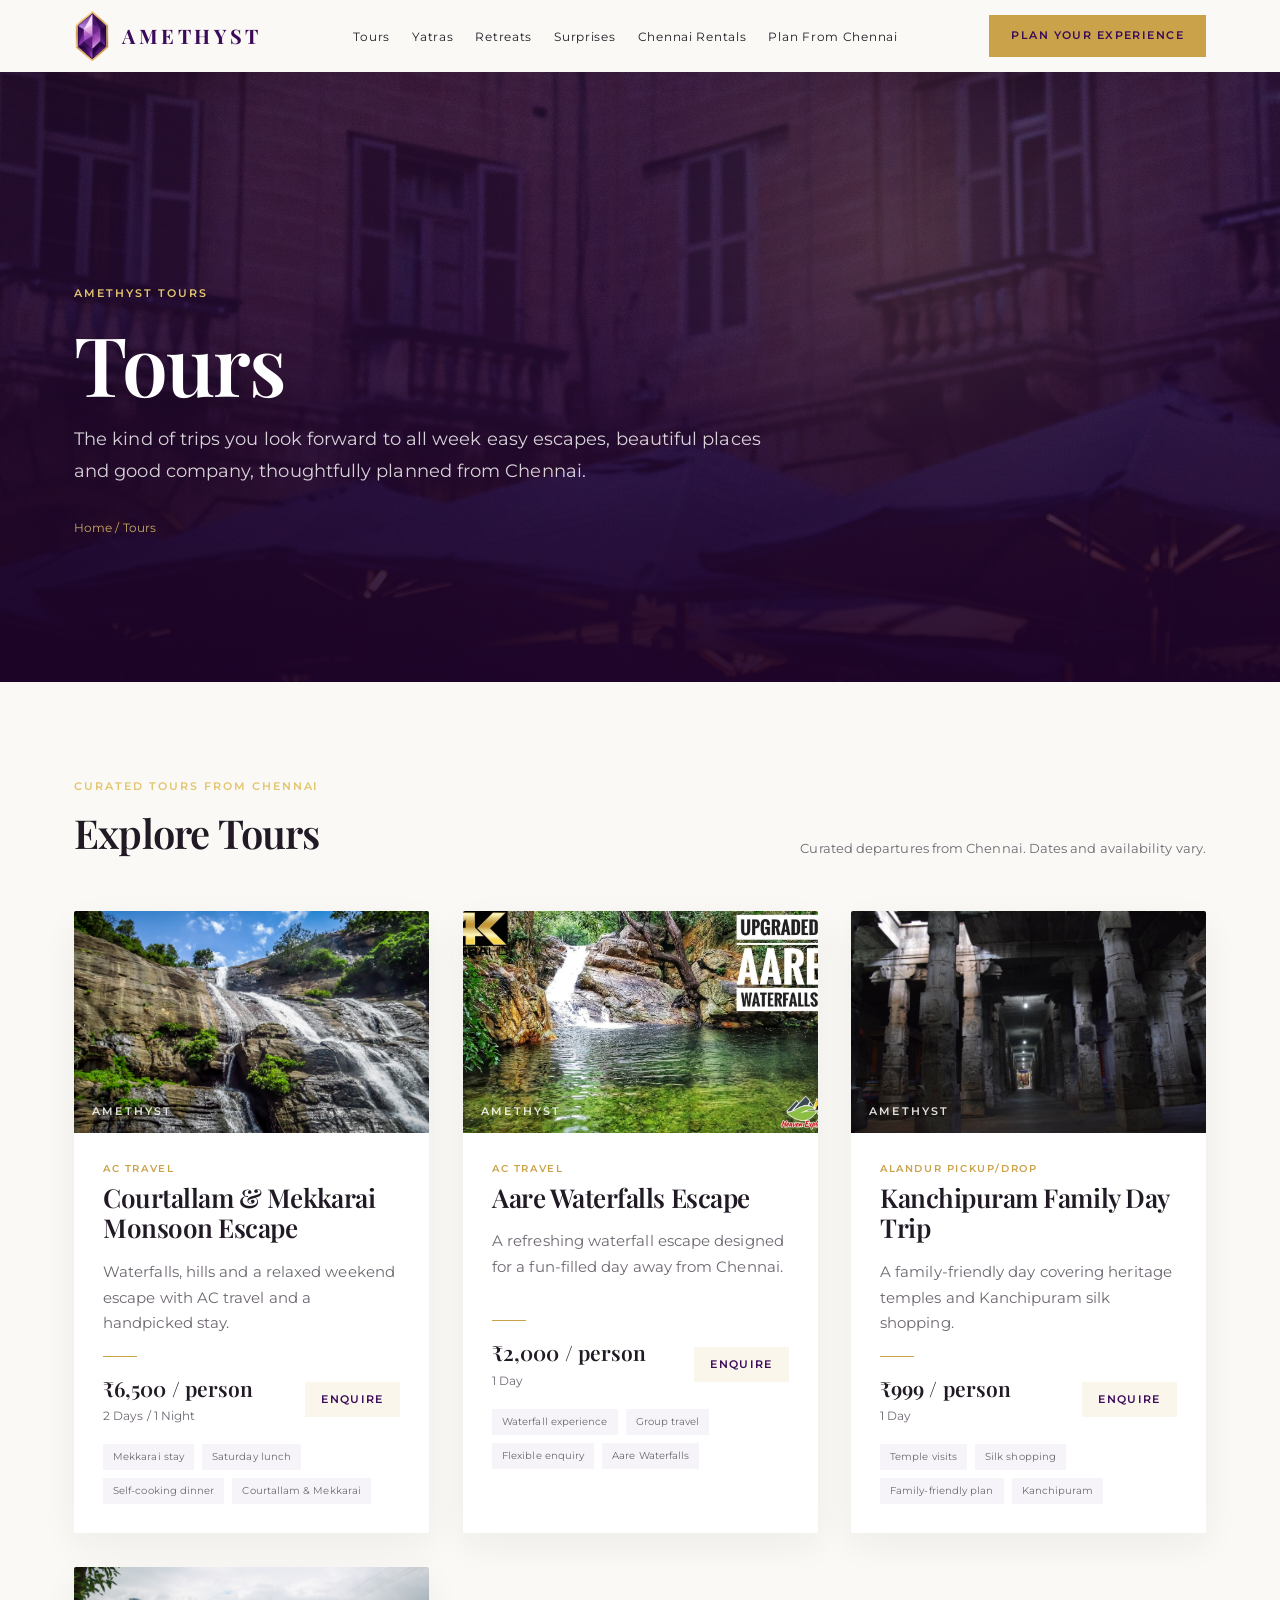
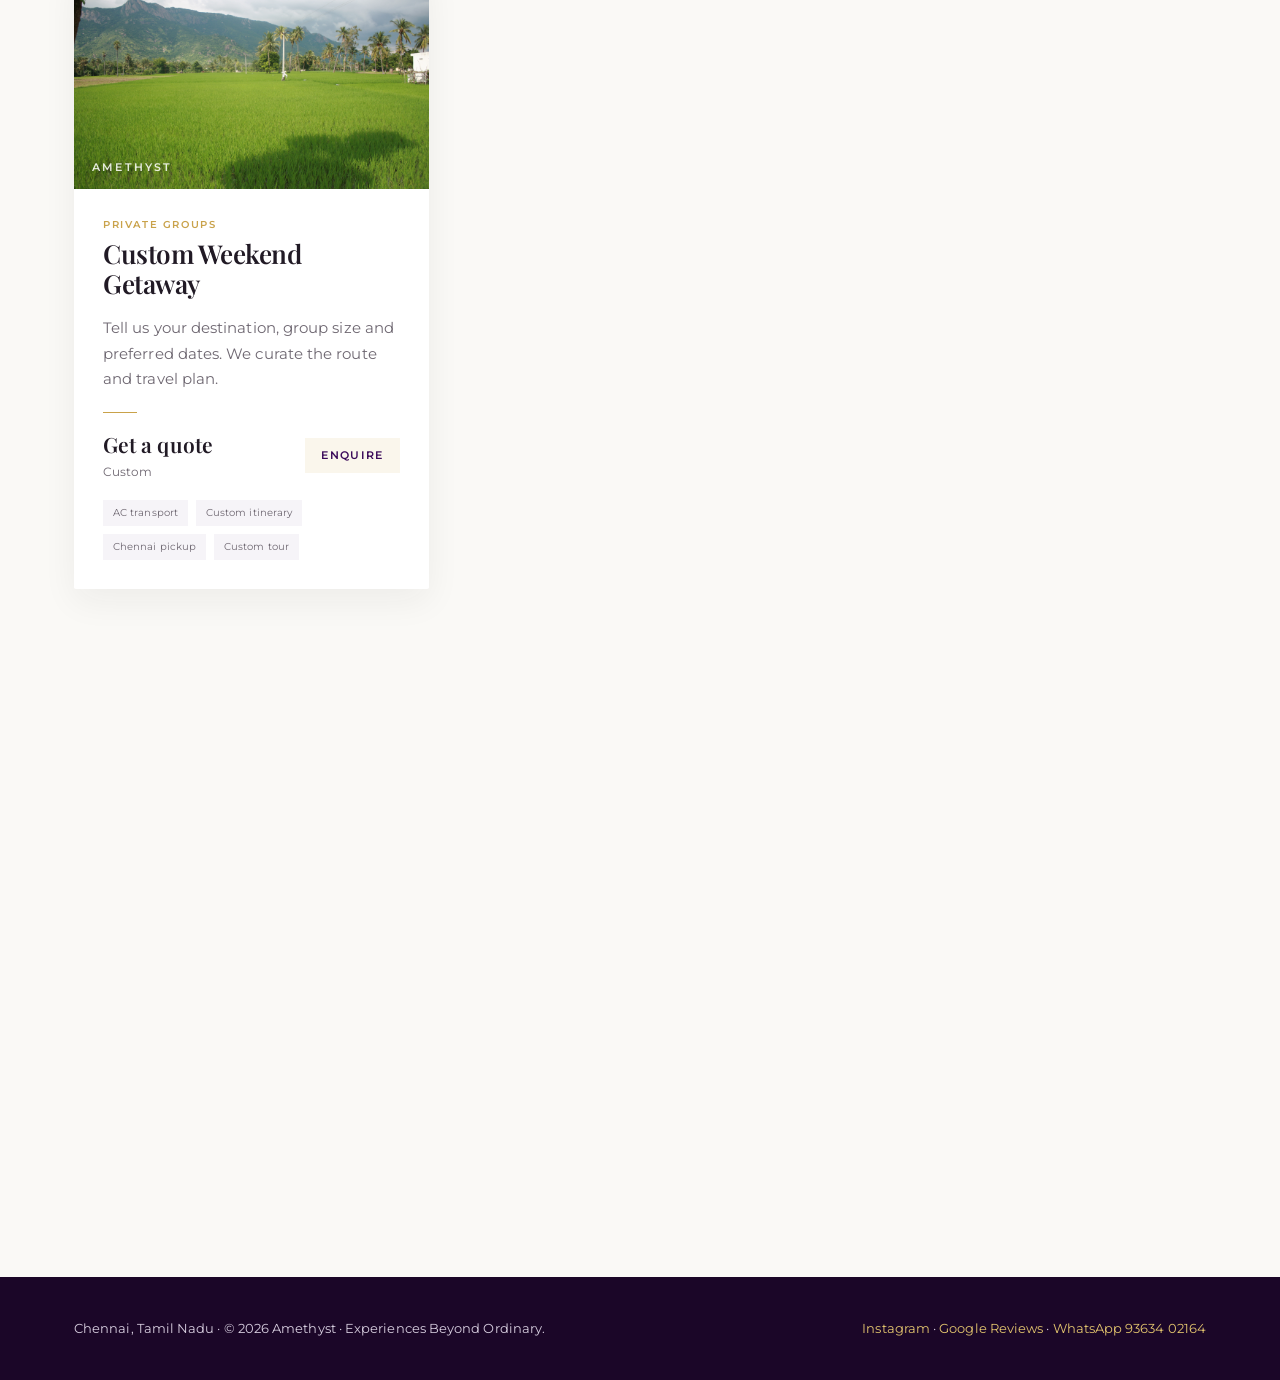
<file: tours/index.html>
<!DOCTYPE html><html lang="en"><head><meta charset="utf-8"><meta name="viewport" content="width=device-width,initial-scale=1">
<title>Tour Packages from Chennai | Weekend Getaways & Day Trips | Amethyst</title><meta name="description" content="Explore Amethyst tour packages from Chennai including weekend getaways, waterfall trips, hill escapes, family day trips and custom group tours with Chennai pickup options."><meta name="keywords" content="tour packages from Chennai, weekend getaways from Chennai, Chennai tour packages, one day trips from Chennai, family trips from Chennai, waterfall trips from Chennai, hill station trips from Chennai, group tours from Chennai, custom tours Chennai">
<meta name="robots" content="index,follow"><link rel="icon" type="image/png" href="../favicon.png"><link rel="apple-touch-icon" href="../apple-touch-icon.png"><link rel="canonical" href="https://aravind751995-dev.github.io/amethyst/tours/">
<meta property="og:type" content="website"><meta property="og:title" content="Tour Packages from Chennai | Weekend Getaways & Day Trips | Amethyst"><meta property="og:description" content="Explore Amethyst tour packages from Chennai including weekend getaways, waterfall trips, hill escapes, family day trips and custom group tours with Chennai pickup options.">
<link rel="preconnect" href="https://fonts.googleapis.com"><link rel="preconnect" href="https://fonts.gstatic.com" crossorigin><link href="https://fonts.googleapis.com/css2?family=Montserrat:wght@400;500;600&family=Playfair+Display:wght@500;600;700&display=swap" rel="stylesheet">
<style>/* Amethyst media system */
:root{--deep:#3B0A5A;--royal:#5B1685;--violet:#7B2CBF;--gold:#C9A24A;--soft:#E3C56E;--bg:#FAF9F6;--card:#fff;--ink:#211A25;--mute:#6F6872;--line:rgba(33,26,37,.12)}*{box-sizing:border-box}body{margin:0;background:var(--bg);color:var(--ink);font:400 15px/1.7 Montserrat,Arial,sans-serif}a{text-decoration:none;color:inherit}.wrap{max-width:1180px;margin:auto;padding:0 24px}header{position:sticky;top:0;z-index:10;background:rgba(250,249,246,.96);backdrop-filter:blur(10px);border-bottom:1px solid var(--line)}nav{height:72px;display:flex;align-items:center;justify-content:space-between;gap:20px}.logo{display:flex;align-items:center;gap:12px;font:700 20px 'Playfair Display',serif;letter-spacing:.18em;color:var(--deep)}.logo img{width:36px;height:auto;display:block;flex:none}.links{display:flex;gap:22px;font-size:12px;letter-spacing:.06em}.btn{display:inline-block;padding:13px 22px;background:var(--gold);color:var(--deep);font-size:11px;letter-spacing:.13em;font-weight:600}.hero{padding:105px 0 80px;background:linear-gradient(135deg,var(--deep),var(--royal));color:#fff}.eyebrow{font-size:11px;letter-spacing:.22em;color:var(--soft);font-weight:600}.hero h1{font:600 clamp(48px,8vw,82px)/1.02 'Playfair Display',serif;margin:16px 0}.hero p{max-width:650px;color:rgba(255,255,255,.85);font-size:17px}.crumb{margin-top:30px;font-size:12px;color:var(--soft)}main{padding:75px 0}.topline{display:flex;justify-content:space-between;gap:30px;align-items:end;flex-wrap:wrap}.topline h2{font:600 40px 'Playfair Display',serif;margin:8px 0}.count{color:var(--mute);font-size:13px}.grid{display:grid;grid-template-columns:repeat(auto-fit,minmax(280px,1fr));gap:24px;margin-top:45px}.card{background:var(--card);border:1px solid var(--line);display:flex;flex-direction:column}.photo{height:auto;aspect-ratio:16/10;background-size:cover;background-position:center;background:linear-gradient(135deg,#4b1769,#9c6b8c 60%,#e3c56e);position:relative}.photo:after{content:"AMETHYST";position:absolute;left:18px;bottom:15px;color:rgba(255,255,255,.72);font:600 11px Montserrat;letter-spacing:.2em}.body{padding:25px}.cat{color:var(--violet);font-size:10px;letter-spacing:.16em;font-weight:600}.card h3{font:600 26px/1.15 'Playfair Display',serif;margin:7px 0 10px}.desc{color:var(--mute);min-height:72px}.price{border-top:1px solid var(--line);margin-top:20px;padding-top:17px;display:flex;justify-content:space-between;gap:12px;align-items:center}.price strong{font:600 21px 'Playfair Display',serif}.duration{font-size:12px;color:var(--mute)}.tags{display:flex;flex-wrap:wrap;gap:7px;margin-top:18px}.tags span{border:1px solid var(--line);padding:5px 9px;font-size:10px;color:var(--mute)}.actions{margin-top:22px;display:flex;gap:10px;align-items:center}.outline{border:1px solid var(--gold);padding:11px 16px;font-size:10px;letter-spacing:.12em;font-weight:600;color:var(--royal)}.cta{margin-top:70px;background:#21102a;color:#fff;padding:55px;text-align:center}.cta h2{font:600 38px 'Playfair Display',serif;margin:0 0 10px}.cta p{color:#d8cfe0;max-width:600px;margin:0 auto 25px}footer{background:#1b0628;color:#d8cfe0;padding:40px 0;font-size:13px}footer .foot{display:flex;justify-content:space-between;gap:20px;flex-wrap:wrap}footer a{color:#e3c56e}@media(max-width:760px){nav{flex-wrap:wrap;height:auto;padding:12px 0;align-items:center}.links{display:flex;flex-wrap:wrap;width:100%;order:3;padding:10px 0 4px;gap:14px 18px}.hero{padding:75px 0 60px}.card h3{font-size:23px}.cta{padding:40px 22px}} .hero{position:relative;overflow:hidden}.hero>*{position:relative;z-index:1}.hero-media{position:absolute!important;inset:0;z-index:0!important;opacity:.34;pointer-events:none}.hero-media{background-size:cover;background-position:center}.hero-media video,.hero-media iframe{width:100%;height:100%;object-fit:cover;border:0}.hero:after{content:"";position:absolute;inset:0;background:linear-gradient(135deg,rgba(59,10,90,.62),rgba(91,22,133,.48));z-index:0}.media-credit{max-width:1180px;margin:28px auto 0;padding:18px 24px 0;border-top:1px solid rgba(255,255,255,.1);font-size:11px;line-height:1.7;color:#9a8fa5}</style><style>
/* Amethyst refined editorial layer */
:root{--gold-glow:rgba(201,162,74,.28)}
body{letter-spacing:.005em}
header{border-bottom:0;box-shadow:0 4px 24px rgba(33,26,37,.04)}
.logo{transition:transform .35s ease,color .35s ease}.logo:hover{transform:translateY(-1px);color:var(--gold)}
.btn,.outline{position:relative;overflow:hidden;transition:transform .35s ease,box-shadow .35s ease,background .35s ease,color .35s ease}
.btn:before,.outline:before{content:"";position:absolute;inset:0;background:linear-gradient(110deg,transparent 20%,rgba(255,255,255,.34) 48%,transparent 70%);transform:translateX(-120%);transition:transform .7s ease}
.btn:hover:before,.outline:hover:before{transform:translateX(120%)}
.btn:hover,.outline:hover{transform:translateY(-2px);box-shadow:0 10px 28px var(--gold-glow)}
.hero{min-height:610px!important;display:flex;align-items:flex-end!important;padding:0!important;background:#2a073e!important}
.hero-media{opacity:.48!important;transform:scale(1.035)!important;transition:transform 2s ease}
.hero:hover .hero-media{transform:scale(1.06)!important}
.hero:after{background:linear-gradient(180deg,rgba(28,3,40,.10) 0%,rgba(38,5,54,.28) 42%,rgba(29,3,41,.86) 100%)!important}
.hero .wrap,.hero .hero-in{padding:145px 24px 82px!important}
.hero h1{max-width:900px!important;letter-spacing:-.025em!important;text-shadow:0 8px 35px rgba(0,0,0,.22)}
.hero p{max-width:700px!important;font-size:18px!important;color:rgba(255,255,255,.82)!important}
.eyebrow{color:var(--soft)!important}
.crumb{opacity:.85;transition:opacity .3s ease}.crumb:hover{opacity:1}
main{padding:90px 0}
.topline h2,.intro h2,.section-head h2{letter-spacing:-.02em}

.grid{gap:34px;margin-top:52px}
.card{border:0!important;border-radius:2px;overflow:hidden;box-shadow:0 12px 35px rgba(33,26,37,.06);transition:transform .55s cubic-bezier(.2,.7,.2,1),box-shadow .55s ease}
.card:hover{transform:translateY(-8px)!important;box-shadow:0 24px 55px rgba(59,10,90,.13)}
.photo{overflow:hidden} .photo img{width:100%;height:100%;object-fit:cover;object-position:center;display:block}
.card .photo{transition:transform .7s cubic-bezier(.2,.7,.2,1)}
.card:hover .photo{transform:scale(1.025)}
.photo:after{color:rgba(255,255,255,.86)!important}
.body{padding:29px!important}
.cat{color:var(--gold)!important}
.price{border-top:0!important;padding-top:18px!important;position:relative}
.price:before{content:"";position:absolute;left:0;top:0;width:34px;height:1px;background:var(--gold)}
.outline{border:0!important;background:rgba(201,162,74,.10);color:var(--deep)!important}
.tags{gap:8px}.tags span{border:0!important;background:rgba(59,10,90,.045);padding:6px 10px!important}
.cta{border:0!important;position:relative;overflow:hidden;background:linear-gradient(135deg,#24102d,#3b0a5a)!important;box-shadow:0 18px 50px rgba(59,10,90,.14)}
.cta:before{content:"";position:absolute;width:220px;height:220px;border:1px solid rgba(227,197,110,.25);border-radius:50%;right:-70px;top:-90px}
.cta h2{position:relative}
footer{border-top:0}
.reveal{opacity:0;transform:translateY(24px);transition:opacity .8s ease,transform .8s cubic-bezier(.2,.7,.2,1)}
.reveal.is-visible{opacity:1;transform:none}
@media(max-width:760px){
 .hero{min-height:560px!important}.hero .wrap,.hero .hero-in{padding:120px 24px 62px!important}
 .hero h1{font-size:clamp(46px,13vw,68px)!important}
 .grid{gap:22px}
}
@media(prefers-reduced-motion:reduce){*,*:before,*:after{scroll-behavior:auto!important;transition:none!important;animation:none!important}.reveal{opacity:1;transform:none}}
</style>
<script>
document.addEventListener('DOMContentLoaded',()=>{
 const targets=document.querySelectorAll('main .card,main .section,main .intro,main .cta,main .topline');
 targets.forEach((el,i)=>{el.classList.add('reveal');el.style.transitionDelay=Math.min(i*70,420)+'ms'});
 const io=new IntersectionObserver(entries=>entries.forEach(e=>{if(e.isIntersecting){e.target.classList.add('is-visible');io.unobserve(e.target)}}),{threshold:.08});
 targets.forEach(el=>io.observe(el));
});
</script><style id="amethyst-luxury-motion">
/* AMETHYST LUXURY MOTION refined, cinematic, restrained */
html{scroll-behavior:smooth}
body{overflow-x:hidden}
body:before{content:"";position:fixed;top:0;left:0;width:100%;height:2px;transform:scaleX(var(--scroll,0));transform-origin:left;background:linear-gradient(90deg,var(--gold),var(--soft),var(--violet));z-index:9999;pointer-events:none}
body:after{opacity:.028!important}
header{transition:background .45s ease,box-shadow .45s ease,transform .45s ease}
header.scrolled{box-shadow:0 10px 35px rgba(33,26,37,.10)!important;background:rgba(250,249,246,.90)!important}
.logo img,.logo .gem{transition:transform .7s cubic-bezier(.2,.8,.2,1),filter .5s ease}
.logo:hover img,.logo:hover .gem{transform:rotate(-7deg) scale(1.08);filter:drop-shadow(0 0 10px rgba(201,162,74,.38))}
.btn,.outline,.link{transition:transform .45s cubic-bezier(.2,.8,.2,1),box-shadow .45s ease,background .45s ease,color .45s ease!important}
.btn:hover,.outline:hover{box-shadow:0 12px 32px rgba(201,162,74,.22)!important}
.hero,.hero-media,.hero .ph{isolation:isolate}
.hero-media video,.hero .ph video,#heroVid{transform:scale(1.035);transition:transform 3s cubic-bezier(.2,.65,.2,1),filter 1.2s ease}
.hero:hover .hero-media video,.hero:hover .ph video,.hero:hover #heroVid{transform:scale(1.065)}
.hero:before{content:"";position:absolute;inset:0;z-index:1;pointer-events:none;background:radial-gradient(circle at 72% 28%,rgba(227,197,110,.13),transparent 28%),linear-gradient(90deg,rgba(20,2,29,.28),transparent 45%,rgba(20,2,29,.18))}
.hero .wrap,.hero .in,.hero .hero-in{z-index:3}
.hero h1{animation:luxuryTitle 1.15s cubic-bezier(.2,.7,.2,1) both}
@keyframes luxuryTitle{from{opacity:0;transform:translateY(26px);letter-spacing:.015em}to{opacity:1;transform:none;letter-spacing:inherit}}
.eyebrow{position:relative}


.card,.v,.e,.r,.t,.setting{position:relative;overflow:hidden}
.card:before,.v:before,.e:before,.r:before,.t:before,.setting:before{content:"";position:absolute;inset:0;pointer-events:none;opacity:0;background:linear-gradient(115deg,transparent 28%,rgba(255,255,255,.55) 48%,transparent 68%);transform:translateX(-120%);z-index:5}
.card:hover:before,.v:hover:before,.e:hover:before,.r:hover:before,.t:hover:before,.setting:hover:before{opacity:1;animation:cardShine .9s ease}
@keyframes cardShine{to{transform:translateX(120%)}}
.card,.v,.e,.r,.t,.setting{transition:transform .6s cubic-bezier(.2,.75,.2,1),box-shadow .6s ease,border-color .4s ease!important}
.card:hover,.v:hover,.e:hover,.r:hover,.t:hover,.setting:hover{box-shadow:0 26px 65px rgba(59,10,90,.13)!important}
.photo,.ph{background-color:#2a073e}
.photo:before,.ph:before{pointer-events:none}
.tags span,.uses span{transition:background .35s ease,color .35s ease,transform .35s ease}
.tags span:hover,.uses span:hover{background:rgba(201,162,74,.14)!important;color:var(--deep)!important;transform:translateY(-2px)}
.price strong{transition:color .35s ease}
.card:hover .price strong,.e:hover .meta b{color:var(--royal)}
.cta,.secret,.final,.proc,.sur{position:relative;overflow:hidden}
.cta:after,.secret:after,.final:after,.proc:after,.sur:after{content:"";position:absolute;width:420px;height:420px;border:1px solid rgba(227,197,110,.12);border-radius:50%;right:-190px;top:-250px;pointer-events:none}
.cta:before,.secret:before,.final:before,.proc:before,.sur:before{content:"";position:absolute;width:180px;height:180px;border:1px solid rgba(227,197,110,.10);border-radius:50%;left:-100px;bottom:-100px;pointer-events:none}
.band .track{will-change:transform}
.reveal,.rv{will-change:transform,opacity}
@media(min-width:900px){
 .menu a,.links a{position:relative}
 .menu a:after,.links a:after{content:"";position:absolute;left:0;right:100%;bottom:-7px;height:1px;background:var(--gold);transition:right .35s ease}
 .menu a:hover:after,.links a:hover:after{right:0}
}
@media(prefers-reduced-motion:reduce){
 body:before{display:none}
 .hero-media video,.hero .ph video,#heroVid{transform:none!important}
 .card:before,.v:before,.e:before,.r:before,.t:before,.setting:before{display:none}
}
</style>
<script>
(()=>{const root=document.documentElement,header=document.querySelector('header');
const update=()=>{const h=document.documentElement.scrollHeight-innerHeight;root.style.setProperty('--scroll',h>0?(scrollY/h):0);if(header)header.classList.toggle('scrolled',scrollY>24)};
addEventListener('scroll',update,{passive:true});addEventListener('load',update);
const els=document.querySelectorAll('.card,.v,.e,.r,.t,.setting,.why>div,.step,.section,.intro,.topline,.head,.final,.cta,.secret');
els.forEach((el,i)=>{if(!el.classList.contains('reveal')&&!el.classList.contains('rv')){el.classList.add('lux-reveal');el.style.transitionDelay=Math.min((i%7)*65,390)+'ms'}});
const style=document.createElement('style');style.textContent='.lux-reveal{opacity:0;transform:translateY(26px) scale(.992);transition:opacity .85s ease,transform .9s cubic-bezier(.2,.75,.2,1)}.lux-reveal.lux-visible{opacity:1;transform:none}@media(prefers-reduced-motion:reduce){.lux-reveal{opacity:1;transform:none}}';document.head.appendChild(style);
const io=new IntersectionObserver(es=>es.forEach(e=>{if(e.isIntersecting){e.target.classList.add('lux-visible');io.unobserve(e.target)}}),{threshold:.08});
els.forEach(e=>io.observe(e));
})();
</script><script type="application/ld+json">
{"@context":"https://schema.org","@type":"TravelAgency","name":"Amethyst","url":"https://aravind751995-dev.github.io/amethyst/tours/","telephone":"+91-9363402164","description":"Explore Amethyst tour packages from Chennai including weekend getaways, waterfall trips, hill escapes, family day trips and custom group tours with Chennai pickup options.","areaServed":["Chennai","Tamil Nadu","India"],"address":{"@type":"PostalAddress","addressLocality":"Chennai","addressRegion":"Tamil Nadu","addressCountry":"IN"},"sameAs":["https://www.instagram.com/amethyst_escapes/reels/","https://share.google/rzrZV1XfzGLne0m9T"]}
</script>

<style id="amethyst-type-alignment-final">
/* Final typography and alignment pass */
html{font-size:16px}body{font-size:15px;line-height:1.75;-webkit-font-smoothing:antialiased;text-rendering:optimizeLegibility}h1,h2,h3{letter-spacing:-.018em}p{max-width:68ch}.wrap{width:100%}.eyebrow{font-size:11px;line-height:1.4;letter-spacing:.18em}.btn,.link,.outline{font-size:11px;line-height:1.2}.btn{padding:14px 22px}.link{display:inline-block}.hero h1{line-height:1.04}.hero p,.hero p.sub{line-height:1.75}.head,.topline{align-items:flex-end}.topline h2,.section-head h2,.intro h2{margin-bottom:0}.topline h2:after,.intro h2:after,.section-head h2:after{display:none!important}.card h3,.v h3,.e h3,.r h3,.setting h3{line-height:1.18}.desc,.card .desc{line-height:1.7}.cat{line-height:1.4}.tags span,.uses span{line-height:1.4}.cta p,.final p{line-height:1.75}.fgrid{align-items:start}@media(max-width:760px){body{font-size:14px;line-height:1.7}.wrap{padding-left:20px;padding-right:20px}section,main{padding-top:72px;padding-bottom:72px}.hero{min-height:560px!important}.hero h1{font-size:clamp(42px,12vw,64px)!important;line-height:1.04}.hero p,.hero p.sub{font-size:15px!important;line-height:1.7}.hero .wrap,.hero .in,.hero .hero-in{padding-left:20px!important;padding-right:20px!important}.head,.topline{align-items:flex-start}.v .body,.e .body,.r .body,.card .body{padding:22px!important}.v h3,.e h3,.r h3,.card h3{font-size:22px}.final h2,.cta h2{line-height:1.1}.menu{font-size:12px}.logo{font-size:18px}}
@media(min-width:761px){.hero .wrap,.hero .in,.hero .hero-in{max-width:1180px;margin-left:auto;margin-right:auto}.hero h1{max-width:900px}.hero p{max-width:680px}}
</style>
</head>
<body><header><div class="wrap"><nav><a class="logo" href="../"><img src="../logo-gem.png" width="36" height="50" alt="">AMETHYST</a><div class="links"><a href="../tours/">Tours</a><a href="../yatras/">Yatras</a><a href="../retreats/">Retreats</a><a href="../surprises/">Surprises</a><a href="../rentals/">Chennai Rentals</a><a href="../plan/">Plan From Chennai</a></div><a class="btn" href="../plan/">PLAN YOUR EXPERIENCE</a></nav></div></header>
<section class="hero"><div class="hero-media"><video src="../assets/videos/tours-hero.mp4" poster="../assets/images/nature.jpg" muted autoplay loop playsinline preload="auto" aria-hidden="true"></video></div><div class="wrap"><span class="eyebrow">AMETHYST TOURS</span><h1>Tours</h1><p>The kind of trips you look forward to all week easy escapes, beautiful places and good company, thoughtfully planned from Chennai.</p><div class="crumb"><a href="../">Home</a> / Tours</div></div></section>
<main><div class="wrap"><div class="topline"><div><span class="eyebrow" style="color:var(--gold)">CURATED TOURS FROM CHENNAI</span><h2>Explore Tours</h2></div><div class="count">Curated departures from Chennai. Dates and availability vary.</div></div>
<div class="grid"><article class="card"><div class="photo"><img src="../assets/images/courtallam.jpg" alt="Courtallam and Mekkarai monsoon escape from Chennai" loading="lazy"></div><div class="body"><div class="cat">AC TRAVEL</div><h3>Courtallam & Mekkarai Monsoon Escape</h3><p class="desc">Waterfalls, hills and a relaxed weekend escape with AC travel and a handpicked stay.</p><div class="price"><div><strong>₹6,500 / person</strong><div class="duration">2 Days / 1 Night</div></div><a class="outline" href="https://wa.me/919363402164?text=Hi%20Amethyst%2C%20I%E2%80%99m%20interested%20in%20Courtallam%20%26%20Mekkarai%20Monsoon%20Escape.%20Please%20share%20the%20latest%20dates%2C%20inclusions%20and%20booking%20details." target="_blank">ENQUIRE</a></div><div class="tags"><span>Mekkarai stay</span><span>Saturday lunch</span><span>Self-cooking dinner</span><span>Courtallam & Mekkarai</span></div></div></article><article class="card"><div class="photo"><img src="../assets/images/aare.jpg" alt="Aare Waterfalls escape from Chennai" loading="lazy"></div><div class="body"><div class="cat">AC TRAVEL</div><h3>Aare Waterfalls Escape</h3><p class="desc">A refreshing waterfall escape designed for a fun-filled day away from Chennai.</p><div class="price"><div><strong>₹2,000 / person</strong><div class="duration">1 Day</div></div><a class="outline" href="https://wa.me/919363402164?text=Hi%20Amethyst%2C%20I%E2%80%99m%20interested%20in%20Aare%20Waterfalls%20Escape.%20Please%20share%20the%20latest%20dates%2C%20inclusions%20and%20booking%20details." target="_blank">ENQUIRE</a></div><div class="tags"><span>Waterfall experience</span><span>Group travel</span><span>Flexible enquiry</span><span>Aare Waterfalls</span></div></div></article><article class="card"><div class="photo"><img src="../assets/images/kanchipuram.jpg" alt="Kanchipuram family day trip from Chennai" loading="lazy"></div><div class="body"><div class="cat">ALANDUR PICKUP/DROP</div><h3>Kanchipuram Family Day Trip</h3><p class="desc">A family-friendly day covering heritage temples and Kanchipuram silk shopping.</p><div class="price"><div><strong>₹999 / person</strong><div class="duration">1 Day</div></div><a class="outline" href="https://wa.me/919363402164?text=Hi%20Amethyst%2C%20I%E2%80%99m%20interested%20in%20Kanchipuram%20Family%20Day%20Trip.%20Please%20share%20the%20latest%20dates%2C%20inclusions%20and%20booking%20details." target="_blank">ENQUIRE</a></div><div class="tags"><span>Temple visits</span><span>Silk shopping</span><span>Family-friendly plan</span><span>Kanchipuram</span></div></div></article><article class="card"><div class="photo"><img src="../assets/images/jawadhu.jpg" alt="Jawadhu Hills custom weekend getaway from Chennai" loading="lazy"></div><div class="body"><div class="cat">PRIVATE GROUPS</div><h3>Custom Weekend Getaway</h3><p class="desc">Tell us your destination, group size and preferred dates. We curate the route and travel plan.</p><div class="price"><div><strong>Get a quote</strong><div class="duration">Custom</div></div><a class="outline" href="https://wa.me/919363402164?text=Hi%20Amethyst%2C%20I%E2%80%99m%20interested%20in%20Custom%20Weekend%20Getaway.%20Please%20share%20the%20latest%20dates%2C%20inclusions%20and%20booking%20details." target="_blank">ENQUIRE</a></div><div class="tags"><span>AC transport</span><span>Custom itinerary</span><span>Chennai pickup</span><span>Custom tour</span></div></div></article></div>
<section class="local-seo section"><div class="section-head"><span class="eyebrow">TOUR PACKAGES FROM CHENNAI</span><h2>Weekend Getaways & Day Trips from Chennai</h2><p>Looking for a weekend getaway from Chennai, a one-day trip with family or friends, or a private group escape? Amethyst curates comfortable Chennai departures around your preferred dates, group size and destination. Our tour plans can include AC travel, stays, sightseeing and practical trip coordination.</p></div></section>
<div class="cta"><h2>Let's make it feel like your trip.</h2><p>Tell us where you want to go, who you're going with and what you want the day to feel like. We'll help you shape the rest. Start from Chennai and we’ll shape the travel plan around your group, dates and preferences.</p><a class="btn" href="../plan/">PLAN YOUR EXPERIENCE</a></div></div></main>
<footer><div class="wrap foot"><div>Chennai, Tamil Nadu · © 2026 Amethyst · Experiences Beyond Ordinary.</div><div><a href="https://www.instagram.com/amethyst_escapes/reels/" target="_blank">Instagram</a> · <a href="https://share.google/rzrZV1XfzGLne0m9T" target="_blank">Google Reviews</a> · <a href="https://wa.me/919363402164" target="_blank">WhatsApp 93634 02164</a></div></div></footer></body></html>
</file>
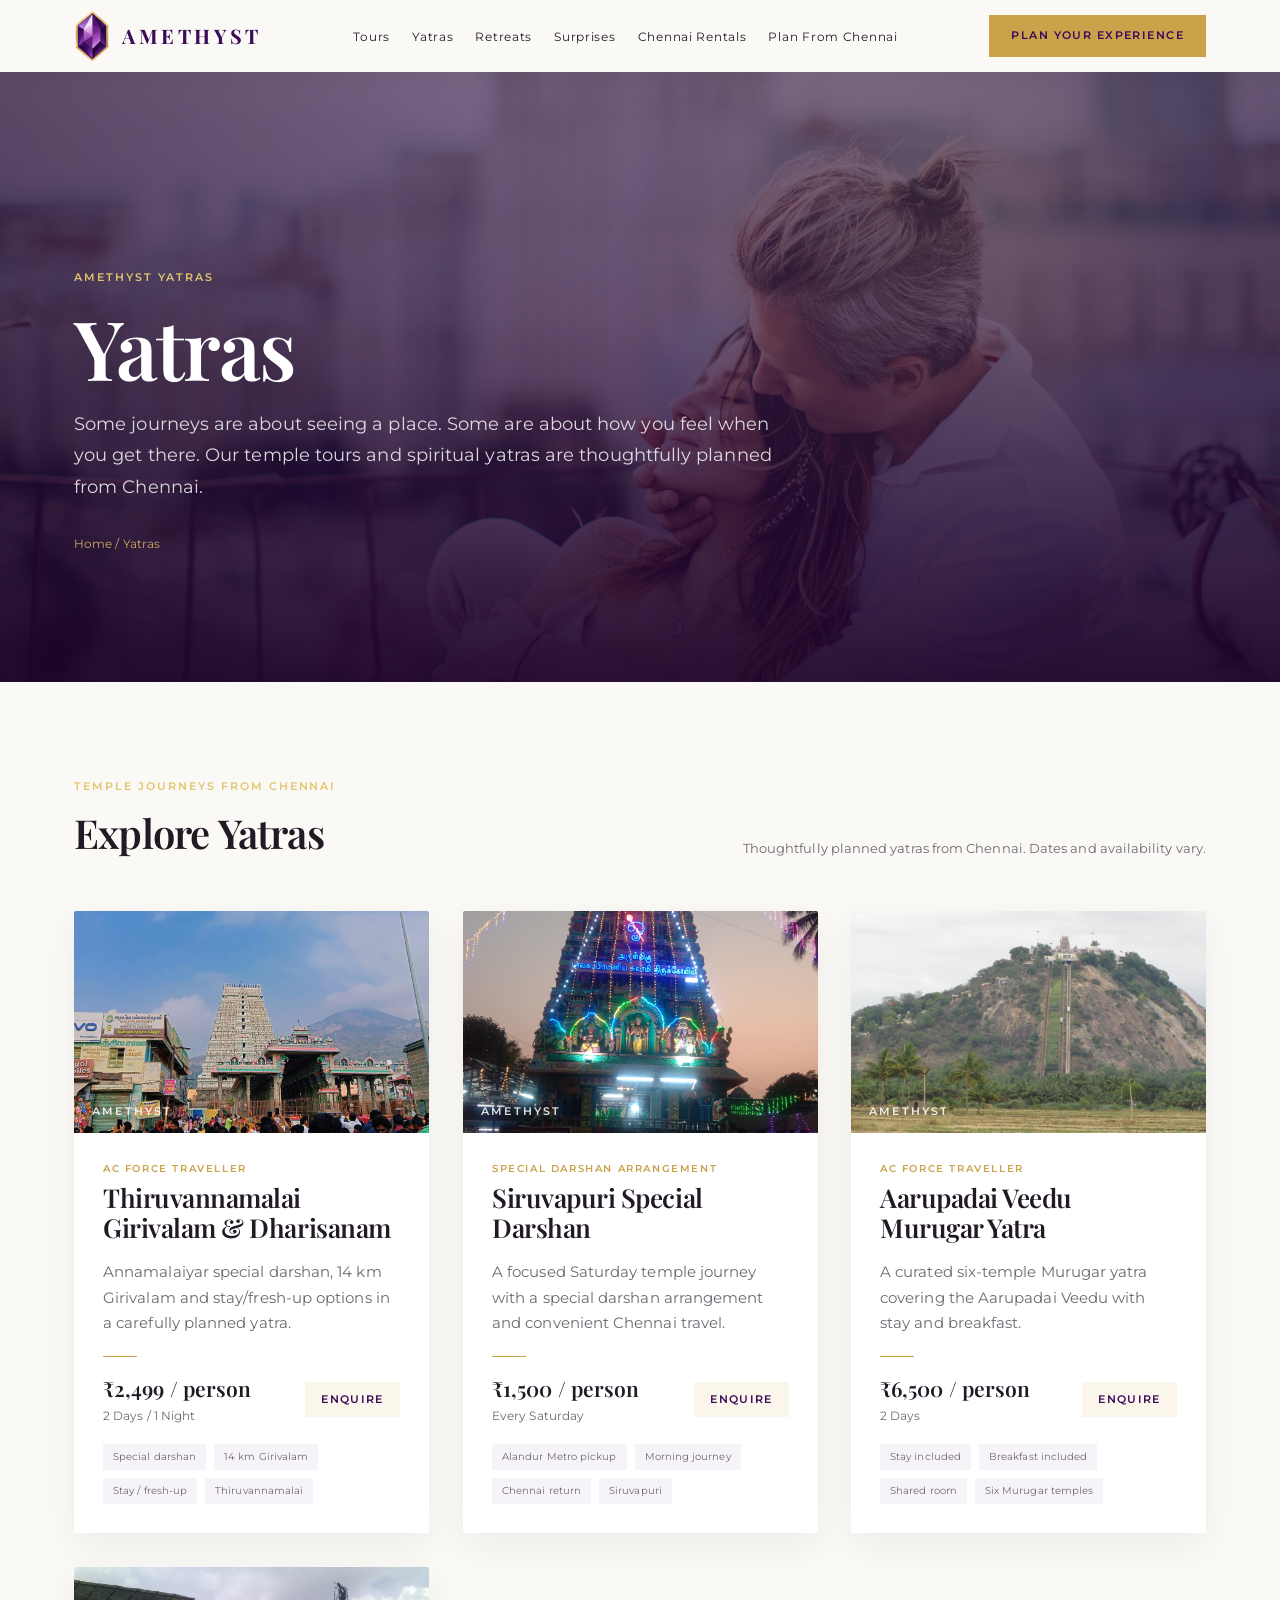
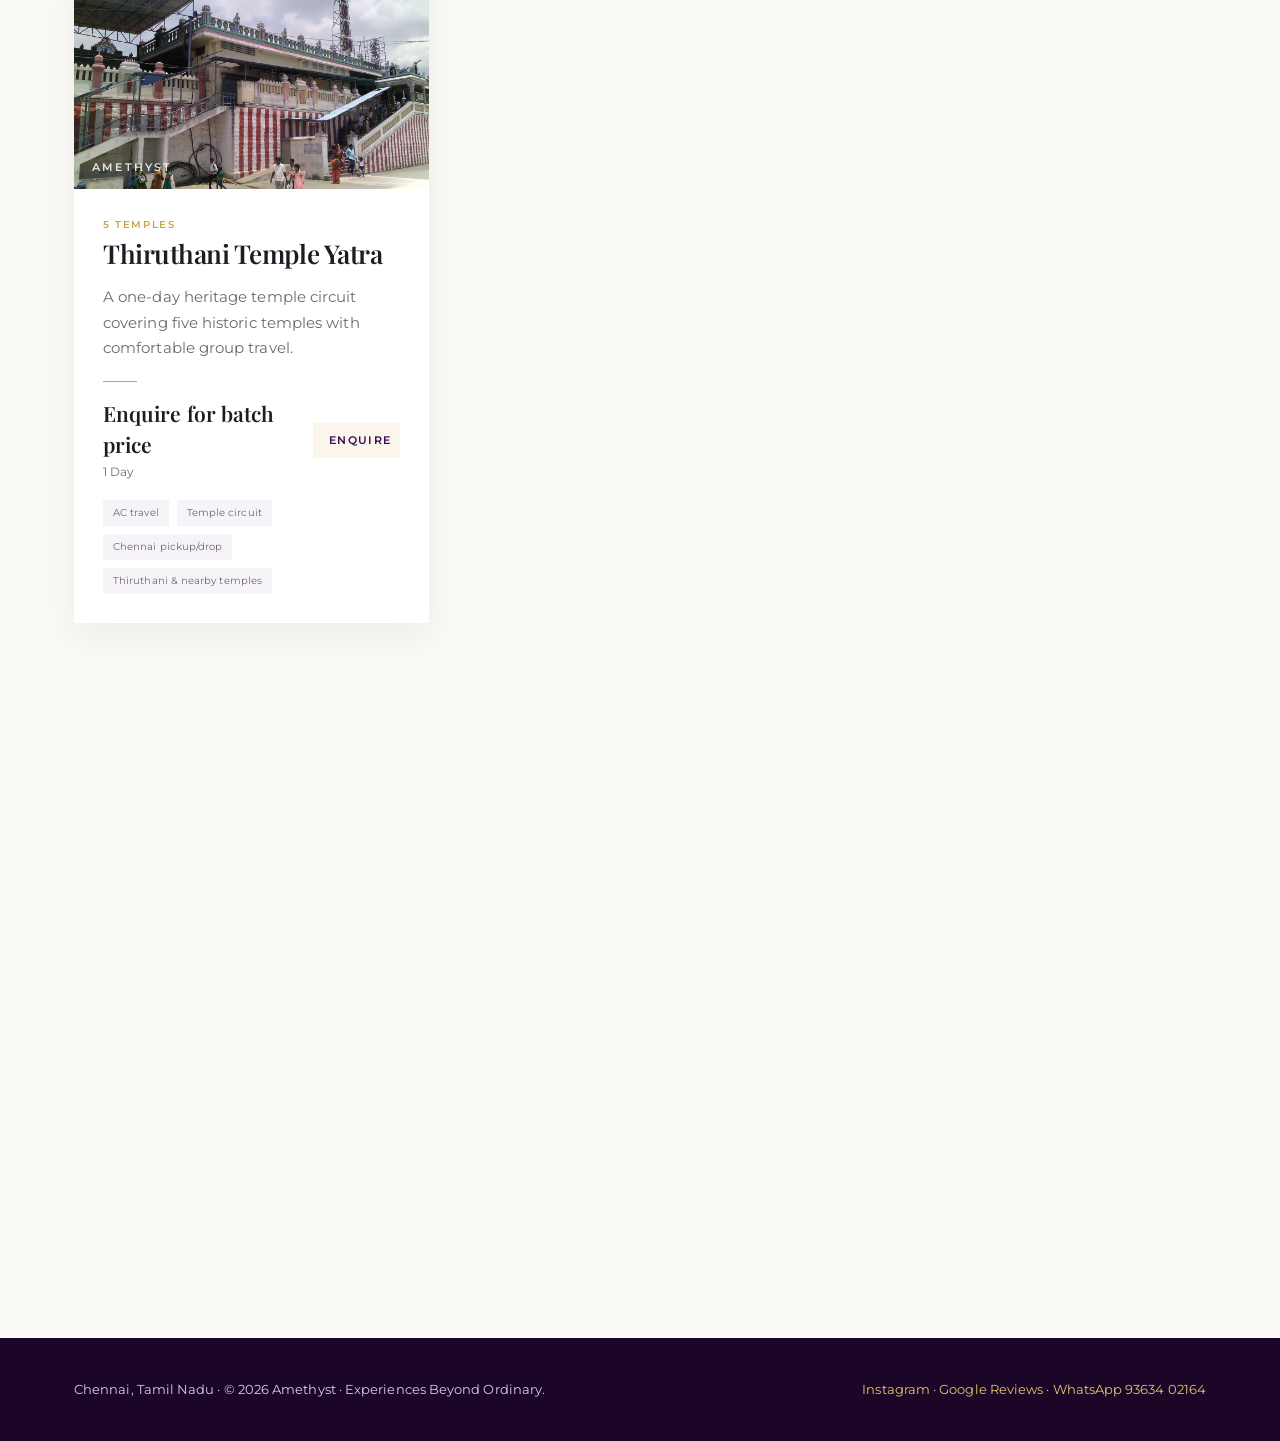
<file: yatras/index.html>
<!DOCTYPE html><html lang="en"><head><meta charset="utf-8"><meta name="viewport" content="width=device-width,initial-scale=1">
<title>Temple Tours from Chennai | Spiritual Yatras & Pilgrimage Trips | Amethyst</title><meta name="description" content="Discover temple tours from Chennai and spiritual yatras by Amethyst, including Thiruvannamalai, Siruvapuri, Aarupadai Veedu and heritage temple circuits."><meta name="keywords" content="temple tours from Chennai, spiritual tours from Chennai, pilgrimage tours from Chennai, yatra from Chennai, Chennai temple tour packages, Thiruvannamalai trip from Chennai, Siruvapuri trip from Chennai, Murugan temple tour Chennai, Aarupadai Veedu from Chennai">
<meta name="robots" content="index,follow"><link rel="icon" type="image/png" href="../favicon.png"><link rel="apple-touch-icon" href="../apple-touch-icon.png"><link rel="canonical" href="https://aravind751995-dev.github.io/amethyst/yatras/">
<meta property="og:type" content="website"><meta property="og:title" content="Temple Tours from Chennai | Spiritual Yatras & Pilgrimage Trips | Amethyst"><meta property="og:description" content="Discover temple tours from Chennai and spiritual yatras by Amethyst, including Thiruvannamalai, Siruvapuri, Aarupadai Veedu and heritage temple circuits.">
<link rel="preconnect" href="https://fonts.googleapis.com"><link rel="preconnect" href="https://fonts.gstatic.com" crossorigin><link href="https://fonts.googleapis.com/css2?family=Montserrat:wght@400;500;600&family=Playfair+Display:wght@500;600;700&display=swap" rel="stylesheet">
<style>/* Amethyst media system */
:root{--deep:#3B0A5A;--royal:#5B1685;--violet:#7B2CBF;--gold:#C9A24A;--soft:#E3C56E;--bg:#FAF9F6;--card:#fff;--ink:#211A25;--mute:#6F6872;--line:rgba(33,26,37,.12)}*{box-sizing:border-box}body{margin:0;background:var(--bg);color:var(--ink);font:400 15px/1.7 Montserrat,Arial,sans-serif}a{text-decoration:none;color:inherit}.wrap{max-width:1180px;margin:auto;padding:0 24px}header{position:sticky;top:0;z-index:10;background:rgba(250,249,246,.96);backdrop-filter:blur(10px);border-bottom:1px solid var(--line)}nav{height:72px;display:flex;align-items:center;justify-content:space-between;gap:20px}.logo{display:flex;align-items:center;gap:12px;font:700 20px 'Playfair Display',serif;letter-spacing:.18em;color:var(--deep)}.logo img{width:36px;height:auto;display:block;flex:none}.links{display:flex;gap:22px;font-size:12px;letter-spacing:.06em}.btn{display:inline-block;padding:13px 22px;background:var(--gold);color:var(--deep);font-size:11px;letter-spacing:.13em;font-weight:600}.hero{padding:105px 0 80px;background:linear-gradient(135deg,var(--deep),var(--royal));color:#fff}.eyebrow{font-size:11px;letter-spacing:.22em;color:var(--soft);font-weight:600}.hero h1{font:600 clamp(48px,8vw,82px)/1.02 'Playfair Display',serif;margin:16px 0}.hero p{max-width:650px;color:rgba(255,255,255,.85);font-size:17px}.crumb{margin-top:30px;font-size:12px;color:var(--soft)}main{padding:75px 0}.topline{display:flex;justify-content:space-between;gap:30px;align-items:end;flex-wrap:wrap}.topline h2{font:600 40px 'Playfair Display',serif;margin:8px 0}.count{color:var(--mute);font-size:13px}.grid{display:grid;grid-template-columns:repeat(auto-fit,minmax(280px,1fr));gap:24px;margin-top:45px}.card{background:var(--card);border:1px solid var(--line);display:flex;flex-direction:column}.photo{height:auto;aspect-ratio:16/10;background:linear-gradient(135deg,#4b1769,#9c6b8c 60%,#e3c56e);position:relative;overflow:hidden}.photo img{width:100%;height:100%;display:block;object-fit:cover;object-position:center;transition:transform .7s cubic-bezier(.2,.7,.2,1)}.card:hover .photo img{transform:scale(1.035)}.photo:after{content:"AMETHYST";position:absolute;left:18px;bottom:15px;color:rgba(255,255,255,.72);font:600 11px Montserrat;letter-spacing:.2em}.body{padding:25px}.cat{color:var(--violet);font-size:10px;letter-spacing:.16em;font-weight:600}.card h3{font:600 26px/1.15 'Playfair Display',serif;margin:7px 0 10px}.desc{color:var(--mute);min-height:72px}.price{border-top:1px solid var(--line);margin-top:20px;padding-top:17px;display:flex;justify-content:space-between;gap:12px;align-items:center}.price strong{font:600 21px 'Playfair Display',serif}.duration{font-size:12px;color:var(--mute)}.tags{display:flex;flex-wrap:wrap;gap:7px;margin-top:18px}.tags span{border:1px solid var(--line);padding:5px 9px;font-size:10px;color:var(--mute)}.actions{margin-top:22px;display:flex;gap:10px;align-items:center}.outline{border:1px solid var(--gold);padding:11px 16px;font-size:10px;letter-spacing:.12em;font-weight:600;color:var(--royal)}.cta{margin-top:70px;background:#21102a;color:#fff;padding:55px;text-align:center}.cta h2{font:600 38px 'Playfair Display',serif;margin:0 0 10px}.cta p{color:#d8cfe0;max-width:600px;margin:0 auto 25px}footer{background:#1b0628;color:#d8cfe0;padding:40px 0;font-size:13px}footer .foot{display:flex;justify-content:space-between;gap:20px;flex-wrap:wrap}footer a{color:#e3c56e}@media(max-width:760px){nav{flex-wrap:wrap;height:auto;padding:12px 0;align-items:center}.links{display:flex;flex-wrap:wrap;width:100%;order:3;padding:10px 0 4px;gap:14px 18px}.hero{padding:75px 0 60px}.card h3{font-size:23px}.cta{padding:40px 22px}} .hero{position:relative;overflow:hidden}.hero>*{position:relative;z-index:1}.hero-media{position:absolute!important;inset:0;z-index:0!important;opacity:.34;pointer-events:none}.hero-media{background-size:cover;background-position:center}.hero-media video,.hero-media iframe{width:100%;height:100%;object-fit:cover;border:0}.hero:after{content:"";position:absolute;inset:0;background:linear-gradient(135deg,rgba(59,10,90,.62),rgba(91,22,133,.48));z-index:0}.media-credit{max-width:1180px;margin:28px auto 0;padding:18px 24px 0;border-top:1px solid rgba(255,255,255,.1);font-size:11px;line-height:1.7;color:#9a8fa5}</style><style>
/* Amethyst refined editorial layer */
:root{--gold-glow:rgba(201,162,74,.28)}
body{letter-spacing:.005em}
header{border-bottom:0;box-shadow:0 4px 24px rgba(33,26,37,.04)}
.logo{transition:transform .35s ease,color .35s ease}.logo:hover{transform:translateY(-1px);color:var(--gold)}
.btn,.outline{position:relative;overflow:hidden;transition:transform .35s ease,box-shadow .35s ease,background .35s ease,color .35s ease}
.btn:before,.outline:before{content:"";position:absolute;inset:0;background:linear-gradient(110deg,transparent 20%,rgba(255,255,255,.34) 48%,transparent 70%);transform:translateX(-120%);transition:transform .7s ease}
.btn:hover:before,.outline:hover:before{transform:translateX(120%)}
.btn:hover,.outline:hover{transform:translateY(-2px);box-shadow:0 10px 28px var(--gold-glow)}
.hero{min-height:610px!important;display:flex;align-items:flex-end!important;padding:0!important;background:#2a073e!important}
.hero-media{opacity:.48!important;transform:scale(1.035)!important;transition:transform 2s ease}
.hero:hover .hero-media{transform:scale(1.06)!important}
.hero:after{background:linear-gradient(180deg,rgba(28,3,40,.10) 0%,rgba(38,5,54,.28) 42%,rgba(29,3,41,.86) 100%)!important}
.hero .wrap,.hero .hero-in{padding:145px 24px 82px!important}
.hero h1{max-width:900px!important;letter-spacing:-.025em!important;text-shadow:0 8px 35px rgba(0,0,0,.22)}
.hero p{max-width:700px!important;font-size:18px!important;color:rgba(255,255,255,.82)!important}
.eyebrow{color:var(--soft)!important}
.crumb{opacity:.85;transition:opacity .3s ease}.crumb:hover{opacity:1}
main{padding:90px 0}
.topline h2,.intro h2,.section-head h2{letter-spacing:-.02em}

.grid{gap:34px;margin-top:52px}
.card{border:0!important;border-radius:2px;overflow:hidden;box-shadow:0 12px 35px rgba(33,26,37,.06);transition:transform .55s cubic-bezier(.2,.7,.2,1),box-shadow .55s ease}
.card:hover{transform:translateY(-8px)!important;box-shadow:0 24px 55px rgba(59,10,90,.13)}
.photo{overflow:hidden}
.card .photo{transition:transform .7s cubic-bezier(.2,.7,.2,1)}
.card:hover .photo{transform:scale(1.025)}
.photo:after{color:rgba(255,255,255,.86)!important}
.body{padding:29px!important}
.cat{color:var(--gold)!important}
.price{border-top:0!important;padding-top:18px!important;position:relative}
.price:before{content:"";position:absolute;left:0;top:0;width:34px;height:1px;background:var(--gold)}
.outline{border:0!important;background:rgba(201,162,74,.10);color:var(--deep)!important}
.tags{gap:8px}.tags span{border:0!important;background:rgba(59,10,90,.045);padding:6px 10px!important}
.cta{border:0!important;position:relative;overflow:hidden;background:linear-gradient(135deg,#24102d,#3b0a5a)!important;box-shadow:0 18px 50px rgba(59,10,90,.14)}
.cta:before{content:"";position:absolute;width:220px;height:220px;border:1px solid rgba(227,197,110,.25);border-radius:50%;right:-70px;top:-90px}
.cta h2{position:relative}
footer{border-top:0}
.reveal{opacity:0;transform:translateY(24px);transition:opacity .8s ease,transform .8s cubic-bezier(.2,.7,.2,1)}
.reveal.is-visible{opacity:1;transform:none}
@media(max-width:760px){
 .hero{min-height:560px!important}.hero .wrap,.hero .hero-in{padding:120px 24px 62px!important}
 .hero h1{font-size:clamp(46px,13vw,68px)!important}
 .grid{gap:22px}
}
@media(prefers-reduced-motion:reduce){*,*:before,*:after{scroll-behavior:auto!important;transition:none!important;animation:none!important}.reveal{opacity:1;transform:none}}
</style>
<script>
document.addEventListener('DOMContentLoaded',()=>{
 const targets=document.querySelectorAll('main .card,main .section,main .intro,main .cta,main .topline');
 targets.forEach((el,i)=>{el.classList.add('reveal');el.style.transitionDelay=Math.min(i*70,420)+'ms'});
 const io=new IntersectionObserver(entries=>entries.forEach(e=>{if(e.isIntersecting){e.target.classList.add('is-visible');io.unobserve(e.target)}}),{threshold:.08});
 targets.forEach(el=>io.observe(el));
});
</script><style id="amethyst-luxury-motion">
/* AMETHYST LUXURY MOTION refined, cinematic, restrained */
html{scroll-behavior:smooth}
body{overflow-x:hidden}
body:before{content:"";position:fixed;top:0;left:0;width:100%;height:2px;transform:scaleX(var(--scroll,0));transform-origin:left;background:linear-gradient(90deg,var(--gold),var(--soft),var(--violet));z-index:9999;pointer-events:none}
body:after{opacity:.028!important}
header{transition:background .45s ease,box-shadow .45s ease,transform .45s ease}
header.scrolled{box-shadow:0 10px 35px rgba(33,26,37,.10)!important;background:rgba(250,249,246,.90)!important}
.logo img,.logo .gem{transition:transform .7s cubic-bezier(.2,.8,.2,1),filter .5s ease}
.logo:hover img,.logo:hover .gem{transform:rotate(-7deg) scale(1.08);filter:drop-shadow(0 0 10px rgba(201,162,74,.38))}
.btn,.outline,.link{transition:transform .45s cubic-bezier(.2,.8,.2,1),box-shadow .45s ease,background .45s ease,color .45s ease!important}
.btn:hover,.outline:hover{box-shadow:0 12px 32px rgba(201,162,74,.22)!important}
.hero,.hero-media,.hero .ph{isolation:isolate}
.hero-media video,.hero .ph video,#heroVid{transform:scale(1.035);transition:transform 3s cubic-bezier(.2,.65,.2,1),filter 1.2s ease}
.hero:hover .hero-media video,.hero:hover .ph video,.hero:hover #heroVid{transform:scale(1.065)}
.hero:before{content:"";position:absolute;inset:0;z-index:1;pointer-events:none;background:radial-gradient(circle at 72% 28%,rgba(227,197,110,.13),transparent 28%),linear-gradient(90deg,rgba(20,2,29,.28),transparent 45%,rgba(20,2,29,.18))}
.hero .wrap,.hero .in,.hero .hero-in{z-index:3}
.hero h1{animation:luxuryTitle 1.15s cubic-bezier(.2,.7,.2,1) both}
@keyframes luxuryTitle{from{opacity:0;transform:translateY(26px);letter-spacing:.015em}to{opacity:1;transform:none;letter-spacing:inherit}}
.eyebrow{position:relative}


.card,.v,.e,.r,.t,.setting{position:relative;overflow:hidden}
.card:before,.v:before,.e:before,.r:before,.t:before,.setting:before{content:"";position:absolute;inset:0;pointer-events:none;opacity:0;background:linear-gradient(115deg,transparent 28%,rgba(255,255,255,.55) 48%,transparent 68%);transform:translateX(-120%);z-index:5}
.card:hover:before,.v:hover:before,.e:hover:before,.r:hover:before,.t:hover:before,.setting:hover:before{opacity:1;animation:cardShine .9s ease}
@keyframes cardShine{to{transform:translateX(120%)}}
.card,.v,.e,.r,.t,.setting{transition:transform .6s cubic-bezier(.2,.75,.2,1),box-shadow .6s ease,border-color .4s ease!important}
.card:hover,.v:hover,.e:hover,.r:hover,.t:hover,.setting:hover{box-shadow:0 26px 65px rgba(59,10,90,.13)!important}
.photo,.ph{background-color:#2a073e}
.photo:before,.ph:before{pointer-events:none}
.tags span,.uses span{transition:background .35s ease,color .35s ease,transform .35s ease}
.tags span:hover,.uses span:hover{background:rgba(201,162,74,.14)!important;color:var(--deep)!important;transform:translateY(-2px)}
.price strong{transition:color .35s ease}
.card:hover .price strong,.e:hover .meta b{color:var(--royal)}
.cta,.secret,.final,.proc,.sur{position:relative;overflow:hidden}
.cta:after,.secret:after,.final:after,.proc:after,.sur:after{content:"";position:absolute;width:420px;height:420px;border:1px solid rgba(227,197,110,.12);border-radius:50%;right:-190px;top:-250px;pointer-events:none}
.cta:before,.secret:before,.final:before,.proc:before,.sur:before{content:"";position:absolute;width:180px;height:180px;border:1px solid rgba(227,197,110,.10);border-radius:50%;left:-100px;bottom:-100px;pointer-events:none}
.band .track{will-change:transform}
.reveal,.rv{will-change:transform,opacity}
@media(min-width:900px){
 .menu a,.links a{position:relative}
 .menu a:after,.links a:after{content:"";position:absolute;left:0;right:100%;bottom:-7px;height:1px;background:var(--gold);transition:right .35s ease}
 .menu a:hover:after,.links a:hover:after{right:0}
}
@media(prefers-reduced-motion:reduce){
 body:before{display:none}
 .hero-media video,.hero .ph video,#heroVid{transform:none!important}
 .card:before,.v:before,.e:before,.r:before,.t:before,.setting:before{display:none}
}
</style>
<script>
(()=>{const root=document.documentElement,header=document.querySelector('header');
const update=()=>{const h=document.documentElement.scrollHeight-innerHeight;root.style.setProperty('--scroll',h>0?(scrollY/h):0);if(header)header.classList.toggle('scrolled',scrollY>24)};
addEventListener('scroll',update,{passive:true});addEventListener('load',update);
const els=document.querySelectorAll('.card,.v,.e,.r,.t,.setting,.why>div,.step,.section,.intro,.topline,.head,.final,.cta,.secret');
els.forEach((el,i)=>{if(!el.classList.contains('reveal')&&!el.classList.contains('rv')){el.classList.add('lux-reveal');el.style.transitionDelay=Math.min((i%7)*65,390)+'ms'}});
const style=document.createElement('style');style.textContent='.lux-reveal{opacity:0;transform:translateY(26px) scale(.992);transition:opacity .85s ease,transform .9s cubic-bezier(.2,.75,.2,1)}.lux-reveal.lux-visible{opacity:1;transform:none}@media(prefers-reduced-motion:reduce){.lux-reveal{opacity:1;transform:none}}';document.head.appendChild(style);
const io=new IntersectionObserver(es=>es.forEach(e=>{if(e.isIntersecting){e.target.classList.add('lux-visible');io.unobserve(e.target)}}),{threshold:.08});
els.forEach(e=>io.observe(e));
})();
</script><script type="application/ld+json">
{"@context":"https://schema.org","@type":"TravelAgency","name":"Amethyst","url":"https://aravind751995-dev.github.io/amethyst/yatras/","telephone":"+91-9363402164","description":"Discover temple tours from Chennai and spiritual yatras by Amethyst, including Thiruvannamalai, Siruvapuri, Aarupadai Veedu and heritage temple circuits.","areaServed":["Chennai","Tamil Nadu","India"],"address":{"@type":"PostalAddress","addressLocality":"Chennai","addressRegion":"Tamil Nadu","addressCountry":"IN"},"sameAs":["https://www.instagram.com/amethyst_escapes/reels/","https://share.google/rzrZV1XfzGLne0m9T"]}
</script>

<style id="amethyst-type-alignment-final">
/* Final typography and alignment pass */
html{font-size:16px}body{font-size:15px;line-height:1.75;-webkit-font-smoothing:antialiased;text-rendering:optimizeLegibility}h1,h2,h3{letter-spacing:-.018em}p{max-width:68ch}.wrap{width:100%}.eyebrow{font-size:11px;line-height:1.4;letter-spacing:.18em}.btn,.link,.outline{font-size:11px;line-height:1.2}.btn{padding:14px 22px}.link{display:inline-block}.hero h1{line-height:1.04}.hero p,.hero p.sub{line-height:1.75}.head,.topline{align-items:flex-end}.topline h2,.section-head h2,.intro h2{margin-bottom:0}.topline h2:after,.intro h2:after,.section-head h2:after{display:none!important}.card h3,.v h3,.e h3,.r h3,.setting h3{line-height:1.18}.desc,.card .desc{line-height:1.7}.cat{line-height:1.4}.tags span,.uses span{line-height:1.4}.cta p,.final p{line-height:1.75}.fgrid{align-items:start}@media(max-width:760px){body{font-size:14px;line-height:1.7}.wrap{padding-left:20px;padding-right:20px}section,main{padding-top:72px;padding-bottom:72px}.hero{min-height:560px!important}.hero h1{font-size:clamp(42px,12vw,64px)!important;line-height:1.04}.hero p,.hero p.sub{font-size:15px!important;line-height:1.7}.hero .wrap,.hero .in,.hero .hero-in{padding-left:20px!important;padding-right:20px!important}.head,.topline{align-items:flex-start}.v .body,.e .body,.r .body,.card .body{padding:22px!important}.v h3,.e h3,.r h3,.card h3{font-size:22px}.final h2,.cta h2{line-height:1.1}.menu{font-size:12px}.logo{font-size:18px}}
@media(min-width:761px){.hero .wrap,.hero .in,.hero .hero-in{max-width:1180px;margin-left:auto;margin-right:auto}.hero h1{max-width:900px}.hero p{max-width:680px}}
</style>
</head>
<body><header><div class="wrap"><nav><a class="logo" href="../"><img src="../logo-gem.png" width="36" height="50" alt="">AMETHYST</a><div class="links"><a href="../tours/">Tours</a><a href="../yatras/">Yatras</a><a href="../retreats/">Retreats</a><a href="../surprises/">Surprises</a><a href="../rentals/">Chennai Rentals</a><a href="../plan/">Plan From Chennai</a></div><a class="btn" href="../plan/">PLAN YOUR EXPERIENCE</a></nav></div></header>
<section class="hero"><div class="hero-media"><video src="../assets/videos/yatras-hero.mp4" poster="../assets/images/travel.jpg" muted autoplay loop playsinline preload="auto" aria-hidden="true"></video></div><div class="wrap"><span class="eyebrow">AMETHYST YATRAS</span><h1>Yatras</h1><p>Some journeys are about seeing a place. Some are about how you feel when you get there. Our temple tours and spiritual yatras are thoughtfully planned from Chennai.</p><div class="crumb"><a href="../">Home</a> / Yatras</div></div></section>
<main><div class="wrap"><div class="topline"><div><span class="eyebrow" style="color:var(--gold)">TEMPLE JOURNEYS FROM CHENNAI</span><h2>Explore Yatras</h2></div><div class="count">Thoughtfully planned yatras from Chennai. Dates and availability vary.</div></div>
<div class="grid"><article class="card"><div class="photo"><img src="../assets/images/thiruvannamalai.jpg" alt="Thiruvannamalai Annamalaiyar temple and Girivalam yatra from Chennai" loading="lazy"></div><div class="body"><div class="cat">AC FORCE TRAVELLER</div><h3>Thiruvannamalai Girivalam & Dharisanam</h3><p class="desc">Annamalaiyar special darshan, 14 km Girivalam and stay/fresh-up options in a carefully planned yatra.</p><div class="price"><div><strong>₹2,499 / person</strong><div class="duration">2 Days / 1 Night</div></div><a class="outline" href="https://wa.me/919363402164?text=Hi%20Amethyst%2C%20I%E2%80%99m%20interested%20in%20Thiruvannamalai%20Girivalam%20%26%20Dharisanam.%20Please%20share%20the%20latest%20dates%2C%20inclusions%20and%20booking%20details." target="_blank">ENQUIRE</a></div><div class="tags"><span>Special darshan</span><span>14 km Girivalam</span><span>Stay / fresh-up</span><span>Thiruvannamalai</span></div></div></article><article class="card"><div class="photo"><img src="../assets/images/siruvapuri.jpg" alt="Siruvapuri Murugan temple special darshan from Chennai" loading="lazy"></div><div class="body"><div class="cat">SPECIAL DARSHAN ARRANGEMENT</div><h3>Siruvapuri Special Darshan</h3><p class="desc">A focused Saturday temple journey with a special darshan arrangement and convenient Chennai travel.</p><div class="price"><div><strong>₹1,500 / person</strong><div class="duration">Every Saturday</div></div><a class="outline" href="https://wa.me/919363402164?text=Hi%20Amethyst%2C%20I%E2%80%99m%20interested%20in%20Siruvapuri%20Special%20Darshan.%20Please%20share%20the%20latest%20dates%2C%20inclusions%20and%20booking%20details." target="_blank">ENQUIRE</a></div><div class="tags"><span>Alandur Metro pickup</span><span>Morning journey</span><span>Chennai return</span><span>Siruvapuri</span></div></div></article><article class="card"><div class="photo"><img src="../assets/images/palani.jpg" alt="Palani Murugan temple for Aarupadai Veedu yatra from Chennai" loading="lazy"></div><div class="body"><div class="cat">AC FORCE TRAVELLER</div><h3>Aarupadai Veedu Murugar Yatra</h3><p class="desc">A curated six-temple Murugar yatra covering the Aarupadai Veedu with stay and breakfast.</p><div class="price"><div><strong>₹6,500 / person</strong><div class="duration">2 Days</div></div><a class="outline" href="https://wa.me/919363402164?text=Hi%20Amethyst%2C%20I%E2%80%99m%20interested%20in%20Aarupadai%20Veedu%20Murugar%20Yatra.%20Please%20share%20the%20latest%20dates%2C%20inclusions%20and%20booking%20details." target="_blank">ENQUIRE</a></div><div class="tags"><span>Stay included</span><span>Breakfast included</span><span>Shared room</span><span>Six Murugar temples</span></div></div></article><article class="card"><div class="photo"><img src="../assets/images/thiruthani.jpg" alt="Thiruthani Murugan temple yatra from Chennai" loading="lazy"></div><div class="body"><div class="cat">5 TEMPLES</div><h3>Thiruthani Temple Yatra</h3><p class="desc">A one-day heritage temple circuit covering five historic temples with comfortable group travel.</p><div class="price"><div><strong>Enquire for batch price</strong><div class="duration">1 Day</div></div><a class="outline" href="https://wa.me/919363402164?text=Hi%20Amethyst%2C%20I%E2%80%99m%20interested%20in%20Thiruthani%20Kovil%20Yatra.%20Please%20share%20the%20latest%20dates%2C%20inclusions%20and%20booking%20details." target="_blank">ENQUIRE</a></div><div class="tags"><span>AC travel</span><span>Temple circuit</span><span>Chennai pickup/drop</span><span>Thiruthani & nearby temples</span></div></div></article></div>
<section class="local-seo section"><div class="section-head"><span class="eyebrow">SPIRITUAL JOURNEYS FROM CHENNAI</span><h2>Temple Tours & Yatras from Chennai</h2><p>Amethyst Yatras is built for travellers in Chennai who want a more comfortable and organised way to visit temples and pilgrimage destinations. From Thiruvannamalai Girivalam and Siruvapuri special darshan to Aarupadai Veedu Murugar Yatra and heritage temple circuits, we plan Chennai pickup, travel, darshan arrangements and stay details around each journey.</p></div></section>
<div class="cta"><h2>Let's make it feel like your trip.</h2><p>Tell us where you want to go, who you're going with and what you want the day to feel like. We'll help you shape the rest. Start from Chennai and we’ll shape the travel plan around your group, dates and preferences.</p><a class="btn" href="../plan/">PLAN YOUR EXPERIENCE</a></div></div></main>
<footer><div class="wrap foot"><div>Chennai, Tamil Nadu · © 2026 Amethyst · Experiences Beyond Ordinary.</div><div><a href="https://www.instagram.com/amethyst_escapes/reels/" target="_blank">Instagram</a> · <a href="https://share.google/rzrZV1XfzGLne0m9T" target="_blank">Google Reviews</a> · <a href="https://wa.me/919363402164" target="_blank">WhatsApp 93634 02164</a></div></div></footer></body></html>
</file>
